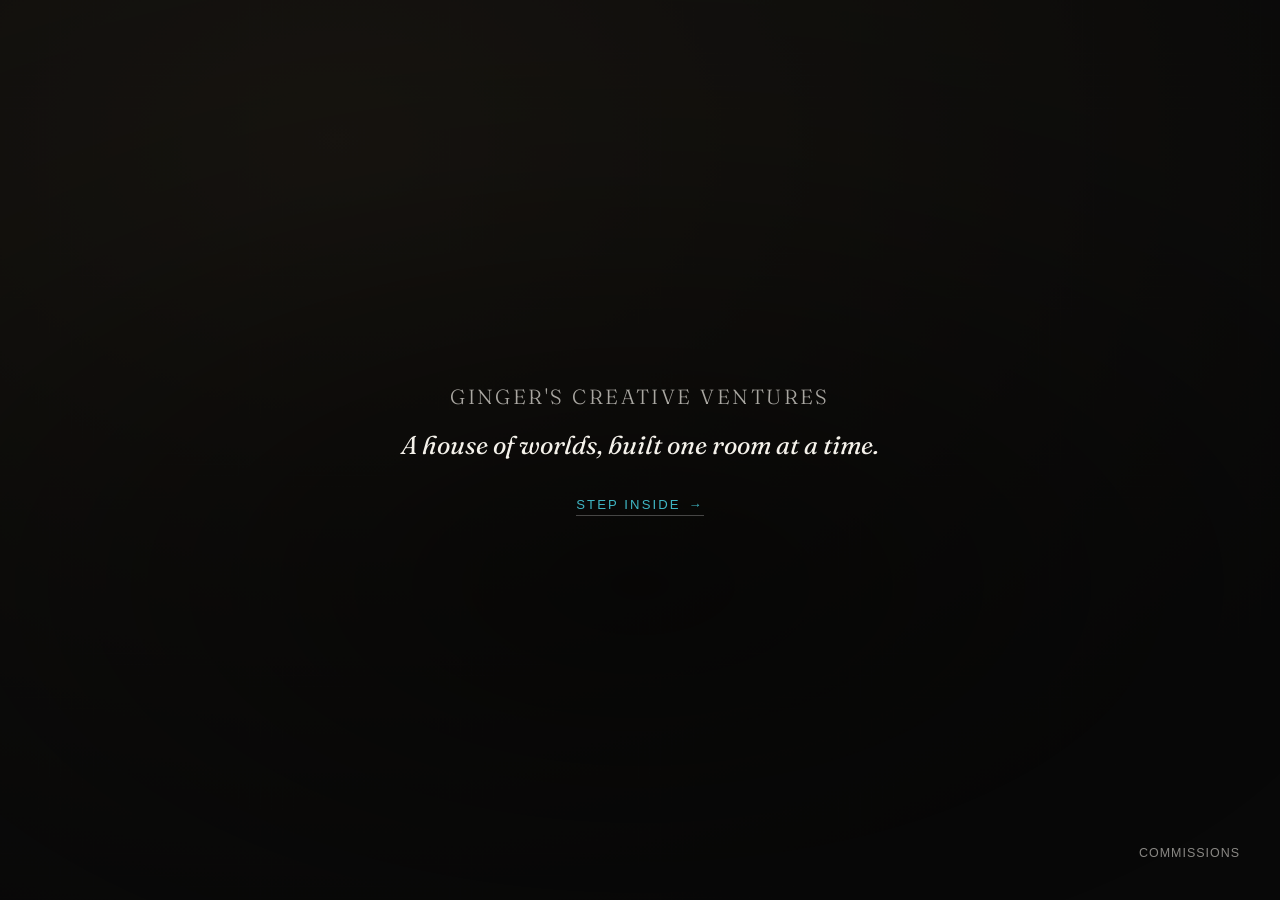
<file: index.html>
<!doctype html>
<html lang="en">
<head>
  <meta charset="utf-8">
  <meta name="viewport" content="width=device-width, initial-scale=1">
  <title>Ginger's Creative Ventures</title>
  <meta name="description" content="Ginger's Creative Ventures — a house of worlds.">

  <link rel="preconnect" href="https://fonts.googleapis.com">
  <link rel="preconnect" href="https://fonts.gstatic.com" crossorigin>
  <link href="https://fonts.googleapis.com/css2?family=Fraunces:ital,opsz,wght@0,9..144,300;0,9..144,400;0,9..144,500;1,9..144,400&display=swap" rel="stylesheet">

  <link rel="stylesheet" href="css/style.css">
</head>
<body class="page-home">
  <div class="veil" data-veil aria-hidden="true"></div>

  <main class="hero">
    <div class="media hero__media" aria-hidden="true"></div>
    <div class="scrim scrim--full" aria-hidden="true"></div>
    <div class="hero__content">
      <p class="hero__mark">Ginger's Creative Ventures</p>
      <p class="hero__tagline">A house of worlds, built one room at a time.</p>
      <a class="hero__enter transition-link" href="gallery.html" data-veil-1="#0e0d0c" data-veil-2="#221f1a">
        Step inside <span class="hero__enter-glyph" aria-hidden="true">&rarr;</span>
      </a>
    </div>
  </main>

  <a class="quiet-link--corner transition-link" href="commissions.html" data-veil-1="#0e0d0c" data-veil-2="#221f1a">Commissions</a>

  <script src="js/main.js" defer></script>
  <script src="js/transitions.js" defer></script>
</body>
</html>
</file>
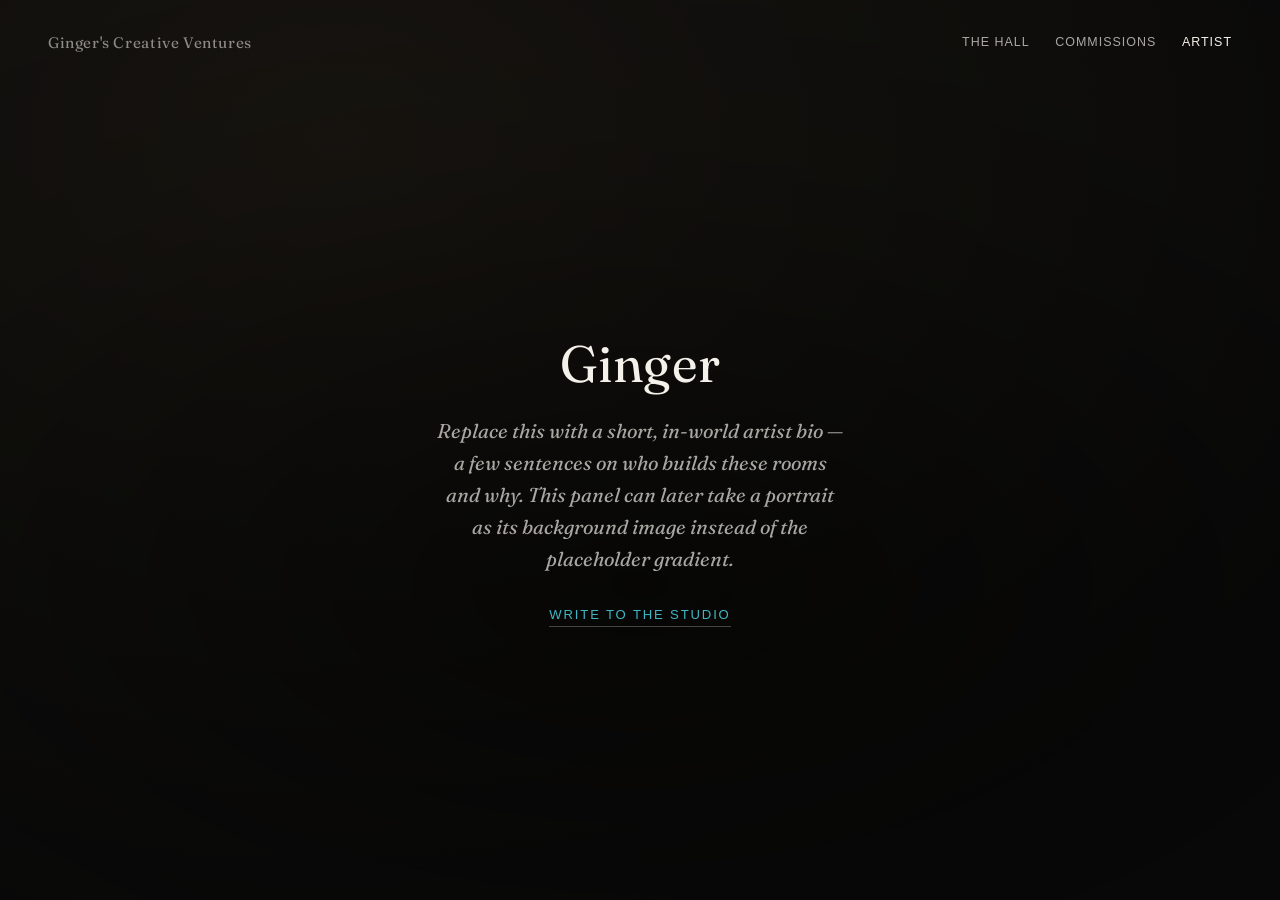
<file: artist.html>
<!doctype html>
<html lang="en">
<head>
  <meta charset="utf-8">
  <meta name="viewport" content="width=device-width, initial-scale=1">
  <title>Artist — Ginger's Creative Ventures</title>
  <meta name="description" content="About the artist behind Ginger's Creative Ventures.">

  <link rel="preconnect" href="https://fonts.googleapis.com">
  <link rel="preconnect" href="https://fonts.gstatic.com" crossorigin>
  <link href="https://fonts.googleapis.com/css2?family=Fraunces:ital,opsz,wght@0,9..144,300;0,9..144,400;0,9..144,500;1,9..144,400&display=swap" rel="stylesheet">

  <link rel="stylesheet" href="css/style.css">
</head>
<body class="page-artist">
  <div class="veil" data-veil aria-hidden="true"></div>

  <header class="chrome">
    <a class="chrome__mark transition-link" href="index.html">Ginger's Creative Ventures</a>
    <nav class="chrome__links" aria-label="Site">
      <a class="transition-link" href="gallery.html">The Hall</a>
      <a class="transition-link" href="commissions.html">Commissions</a>
      <a href="artist.html" aria-current="page">Artist</a>
    </nav>
  </header>

  <main class="page-panel">
    <div class="media" aria-hidden="true"></div>
    <div class="scrim scrim--full" aria-hidden="true"></div>
    <div class="page-panel__content reveal">
      <h1 class="page-panel__title display">Ginger</h1>
      <p class="page-panel__body">
        Replace this with a short, in-world artist bio — a few sentences on who
        builds these rooms and why. This panel can later take a portrait as its
        background image instead of the placeholder gradient.
      </p>
      <a class="page-panel__link" href="mailto:ginger@gingerscreativeventures.com">Write to the studio</a>
    </div>
  </main>

  <script src="js/main.js" defer></script>
  <script src="js/transitions.js" defer></script>
</body>
</html>
</file>
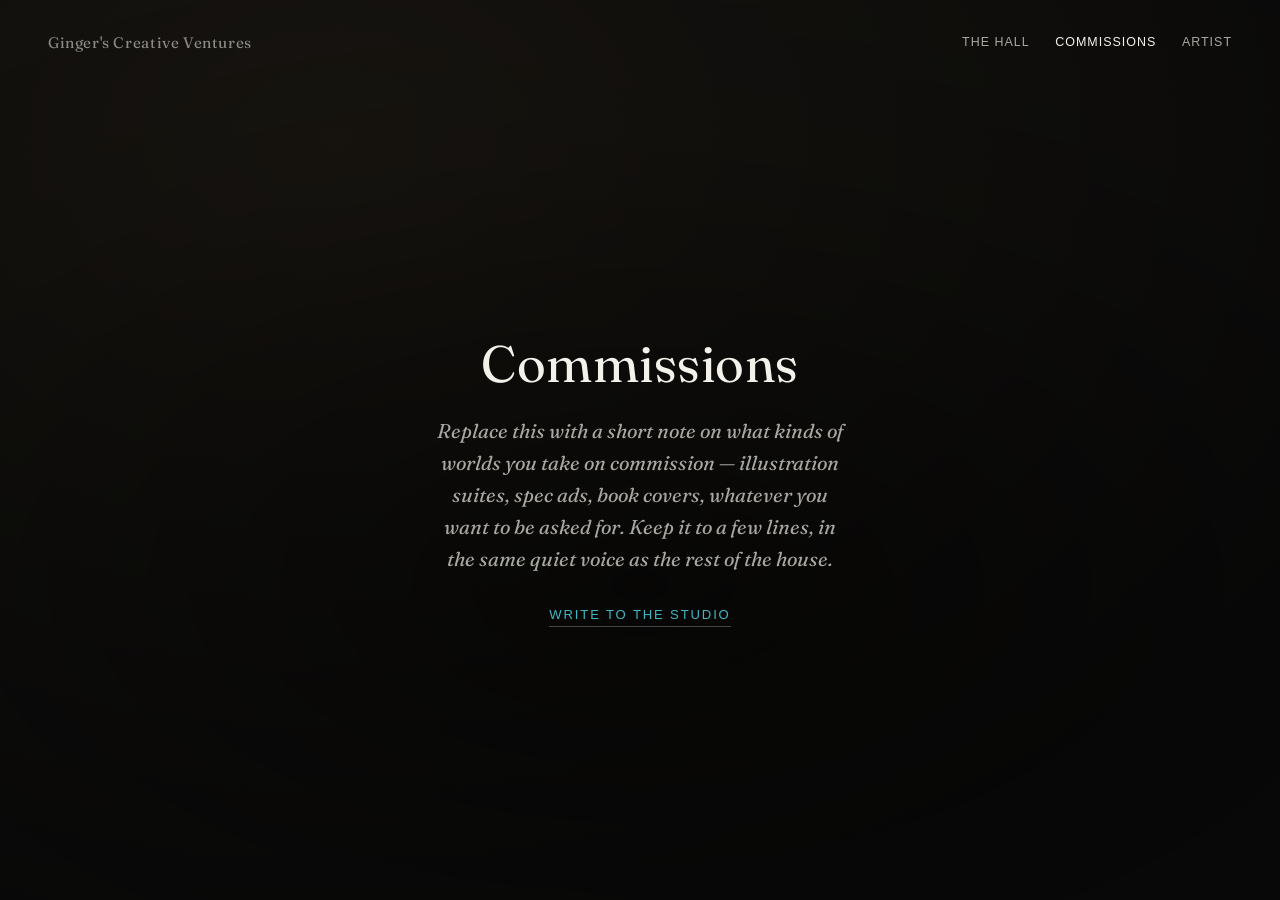
<file: commissions.html>
<!doctype html>
<html lang="en">
<head>
  <meta charset="utf-8">
  <meta name="viewport" content="width=device-width, initial-scale=1">
  <title>Commissions — Ginger's Creative Ventures</title>
  <meta name="description" content="Commission a world.">

  <link rel="preconnect" href="https://fonts.googleapis.com">
  <link rel="preconnect" href="https://fonts.gstatic.com" crossorigin>
  <link href="https://fonts.googleapis.com/css2?family=Fraunces:ital,opsz,wght@0,9..144,300;0,9..144,400;0,9..144,500;1,9..144,400&display=swap" rel="stylesheet">

  <link rel="stylesheet" href="css/style.css">
</head>
<body class="page-commissions">
  <div class="veil" data-veil aria-hidden="true"></div>

  <header class="chrome">
    <a class="chrome__mark transition-link" href="index.html">Ginger's Creative Ventures</a>
    <nav class="chrome__links" aria-label="Site">
      <a class="transition-link" href="gallery.html">The Hall</a>
      <a href="commissions.html" aria-current="page">Commissions</a>
      <a class="transition-link" href="artist.html">Artist</a>
    </nav>
  </header>

  <main class="page-panel">
    <div class="media" aria-hidden="true"></div>
    <div class="scrim scrim--full" aria-hidden="true"></div>
    <div class="page-panel__content reveal">
      <h1 class="page-panel__title display">Commissions</h1>
      <p class="page-panel__body">
        Replace this with a short note on what kinds of worlds you take on commission —
        illustration suites, spec ads, book covers, whatever you want to be asked for.
        Keep it to a few lines, in the same quiet voice as the rest of the house.
      </p>
      <a class="page-panel__link" href="mailto:ginger@gingerscreativeventures.com">Write to the studio</a>
    </div>
  </main>

  <script src="js/main.js" defer></script>
  <script src="js/transitions.js" defer></script>
</body>
</html>
</file>
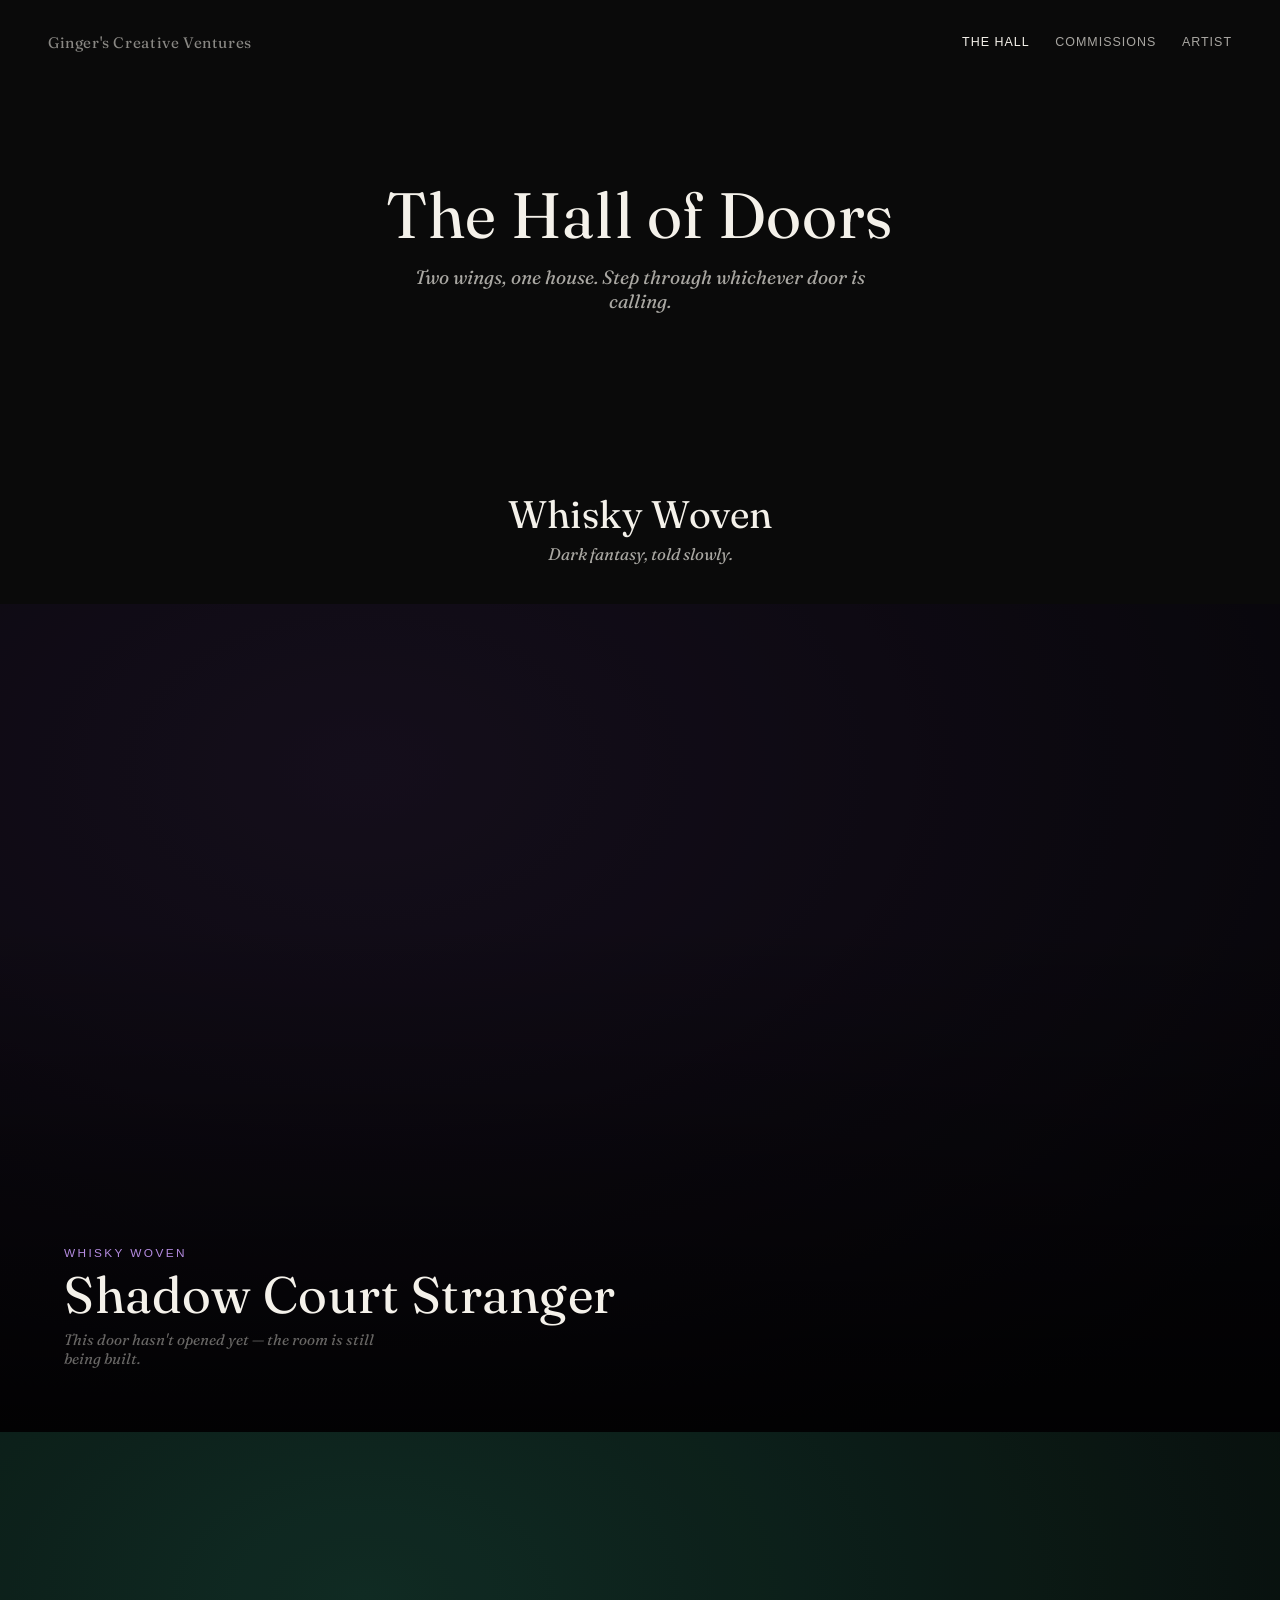
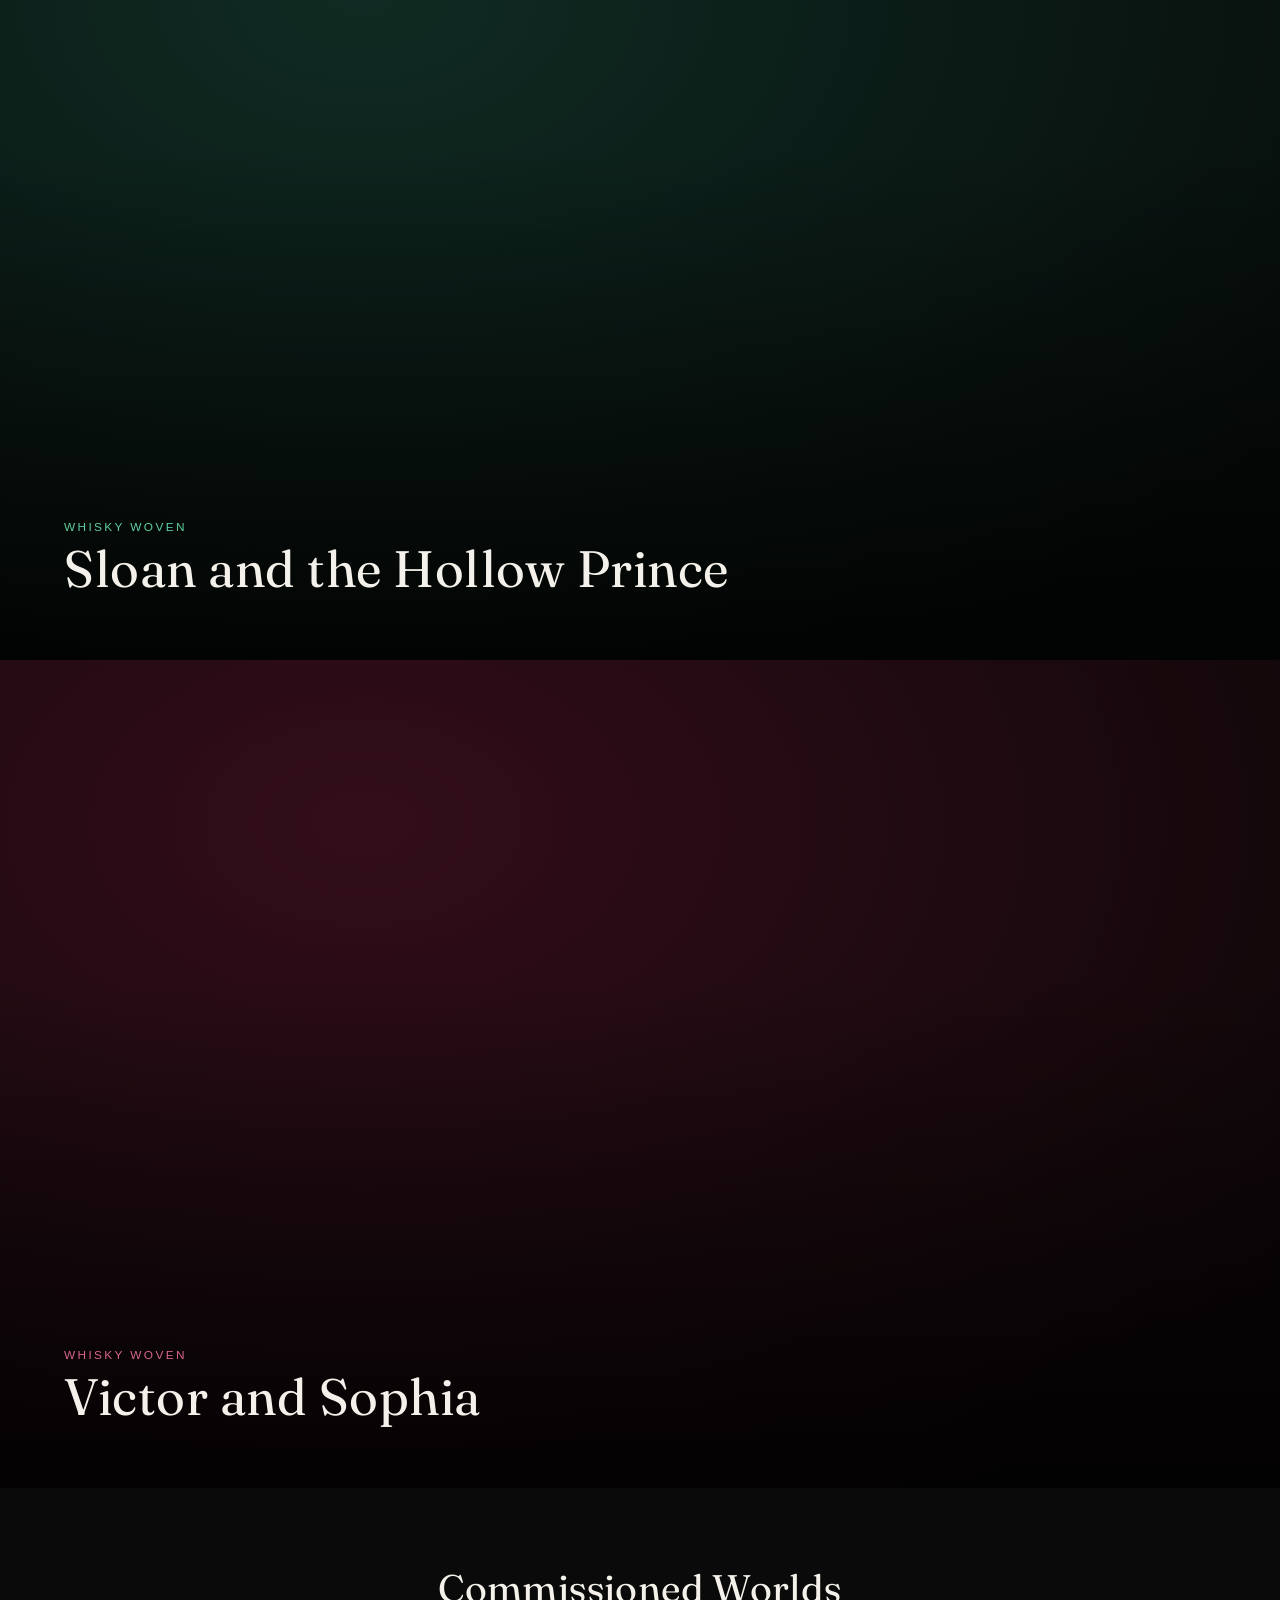
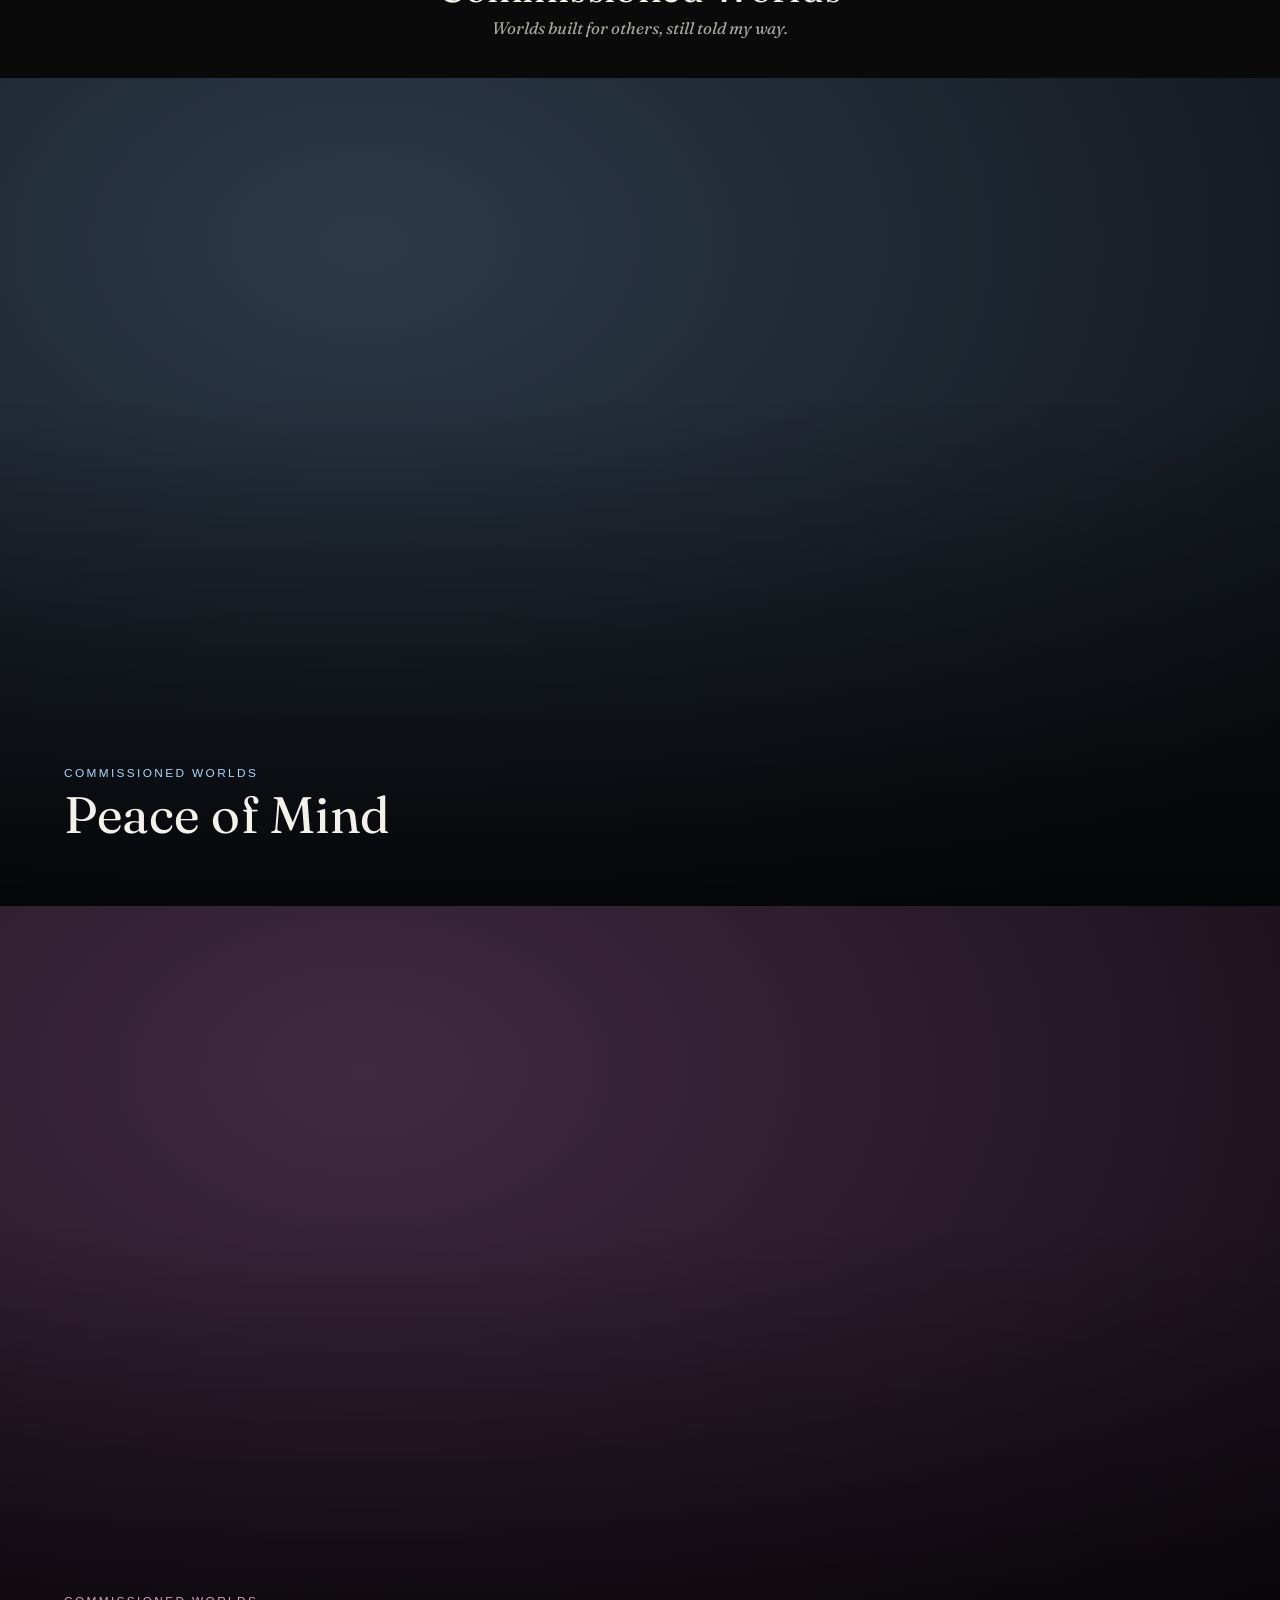
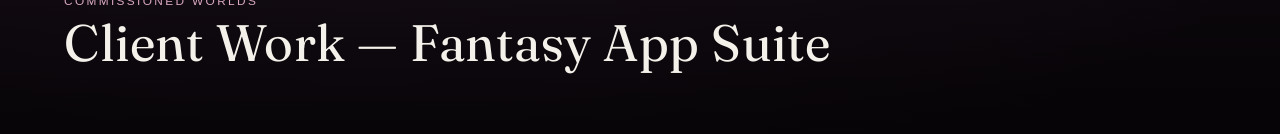
<file: gallery.html>
<!doctype html>
<html lang="en">
<head>
  <meta charset="utf-8">
  <meta name="viewport" content="width=device-width, initial-scale=1">
  <title>The Hall — Ginger's Creative Ventures</title>
  <meta name="description" content="The hall of doors. Two wings: Whisky Woven and Commissioned Worlds.">

  <link rel="preconnect" href="https://fonts.googleapis.com">
  <link rel="preconnect" href="https://fonts.gstatic.com" crossorigin>
  <link href="https://fonts.googleapis.com/css2?family=Fraunces:ital,opsz,wght@0,9..144,300;0,9..144,400;0,9..144,500;1,9..144,400&display=swap" rel="stylesheet">

  <link rel="stylesheet" href="css/style.css">
</head>
<body class="page-gallery">
  <div class="veil" data-veil aria-hidden="true"></div>

  <header class="chrome">
    <a class="chrome__mark transition-link" href="index.html">Ginger's Creative Ventures</a>
    <nav class="chrome__links" aria-label="Site">
      <a href="gallery.html" aria-current="page">The Hall</a>
      <a class="transition-link" href="commissions.html">Commissions</a>
      <a class="transition-link" href="artist.html">Artist</a>
    </nav>
  </header>

  <main>
    <section class="gallery-intro reveal">
      <h1 class="gallery-intro__title display">The Hall of Doors</h1>
      <p class="gallery-intro__text">Two wings, one house. Step through whichever door is calling.</p>
    </section>

    <section class="wing wing--whisky-woven" aria-labelledby="wing-whisky-woven">
      <div class="wing__heading reveal">
        <h2 id="wing-whisky-woven" class="wing__title display">Whisky Woven</h2>
        <p class="wing__intro">Dark fantasy, told slowly.</p>
      </div>

      <div class="doors">
        <div class="door door--sealed reveal"
           style="--door-1:#0a0810; --door-2:#241633; --accent:#b48be0;">
          <span class="door__media" aria-hidden="true"></span>
          <span class="scrim scrim--bottom" aria-hidden="true"></span>
          <span class="door__label">
            <span class="door__kicker">Whisky Woven</span>
            <span class="door__title display">Shadow Court Stranger</span>
            <span class="door__teaser">This door hasn't opened yet — the room is still being built.</span>
          </span>
        </div>

        <a class="door reveal transition-link"
           href="rooms/sloan-and-the-hollow-prince.html"
           style="--door-1:#070c0a; --door-2:#123128; --accent:#5fcf9f;"
           data-veil-1="#070c0a" data-veil-2="#123128">
          <span class="door__media" aria-hidden="true"></span>
          <span class="scrim scrim--bottom" aria-hidden="true"></span>
          <span class="door__label">
            <span class="door__kicker">Whisky Woven</span>
            <span class="door__title display">Sloan and the Hollow Prince</span>
          </span>
        </a>

        <a class="door reveal transition-link"
           href="rooms/victor-and-sophia.html"
           style="--door-1:#0d0708; --door-2:#3a0f1e; --accent:#d9668c;"
           data-veil-1="#0d0708" data-veil-2="#3a0f1e">
          <span class="door__media" aria-hidden="true"></span>
          <span class="scrim scrim--bottom" aria-hidden="true"></span>
          <span class="door__label">
            <span class="door__kicker">Whisky Woven</span>
            <span class="door__title display">Victor and Sophia</span>
          </span>
        </a>
      </div>
    </section>

    <section class="wing wing--commissioned" aria-labelledby="wing-commissioned">
      <div class="wing__heading reveal">
        <h2 id="wing-commissioned" class="wing__title display">Commissioned Worlds</h2>
        <p class="wing__intro">Worlds built for others, still told my way.</p>
      </div>

      <div class="doors">
        <a class="door reveal transition-link"
           href="rooms/peace-of-mind.html"
           style="--door-1:#12161c; --door-2:#324153; --accent:#a8d8ff;"
           data-veil-1="#12161c" data-veil-2="#324153">
          <span class="door__media" aria-hidden="true"></span>
          <span class="scrim scrim--bottom" aria-hidden="true"></span>
          <span class="door__label">
            <span class="door__kicker">Commissioned Worlds</span>
            <span class="door__title display">Peace of Mind</span>
          </span>
        </a>

        <a class="door reveal transition-link"
           href="rooms/fantasy-app-suite.html"
           style="--door-1:#180f1a; --door-2:#4a2f4a; --accent:#d9a8c2;"
           data-veil-1="#180f1a" data-veil-2="#4a2f4a">
          <span class="door__media" aria-hidden="true"></span>
          <span class="scrim scrim--bottom" aria-hidden="true"></span>
          <span class="door__label">
            <span class="door__kicker">Commissioned Worlds</span>
            <span class="door__title display">Client Work — Fantasy App Suite</span>
          </span>
        </a>
      </div>
    </section>
  </main>

  <script src="js/main.js" defer></script>
  <script src="js/transitions.js" defer></script>
</body>
</html>
</file>
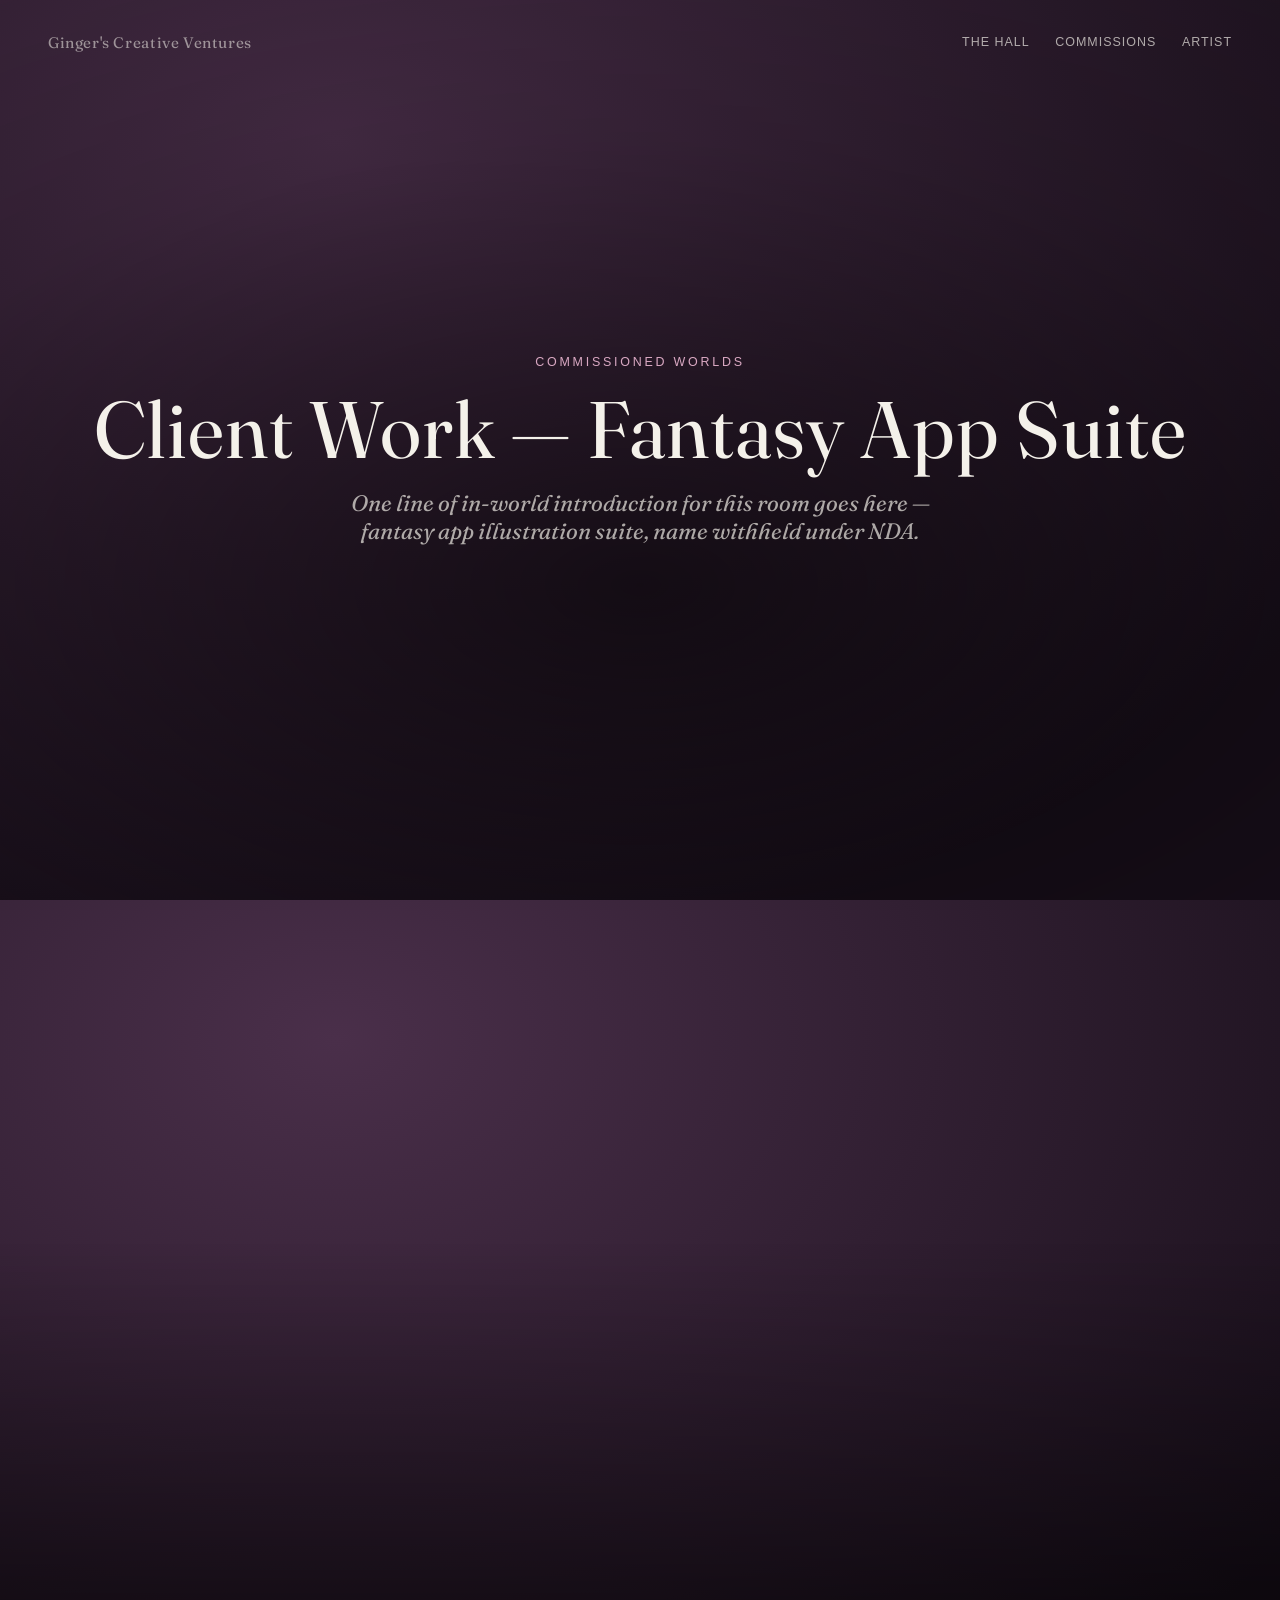
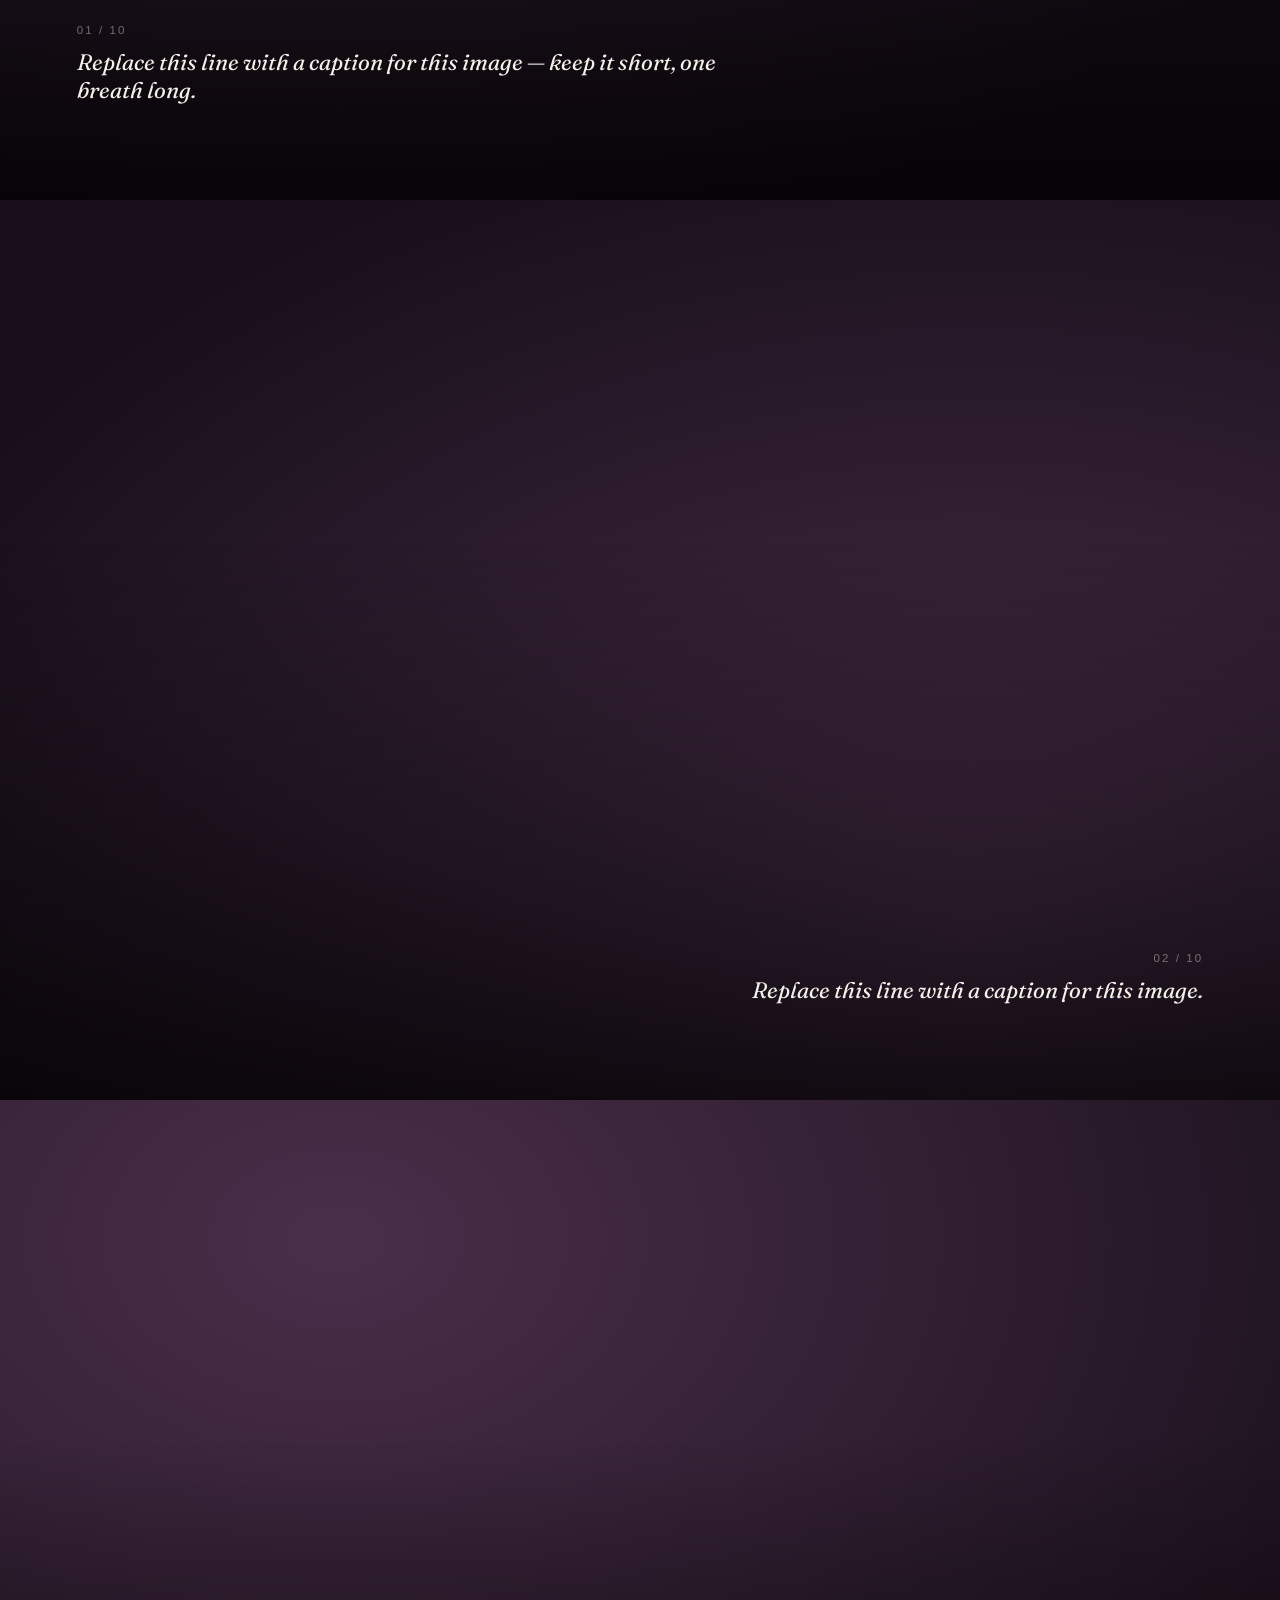
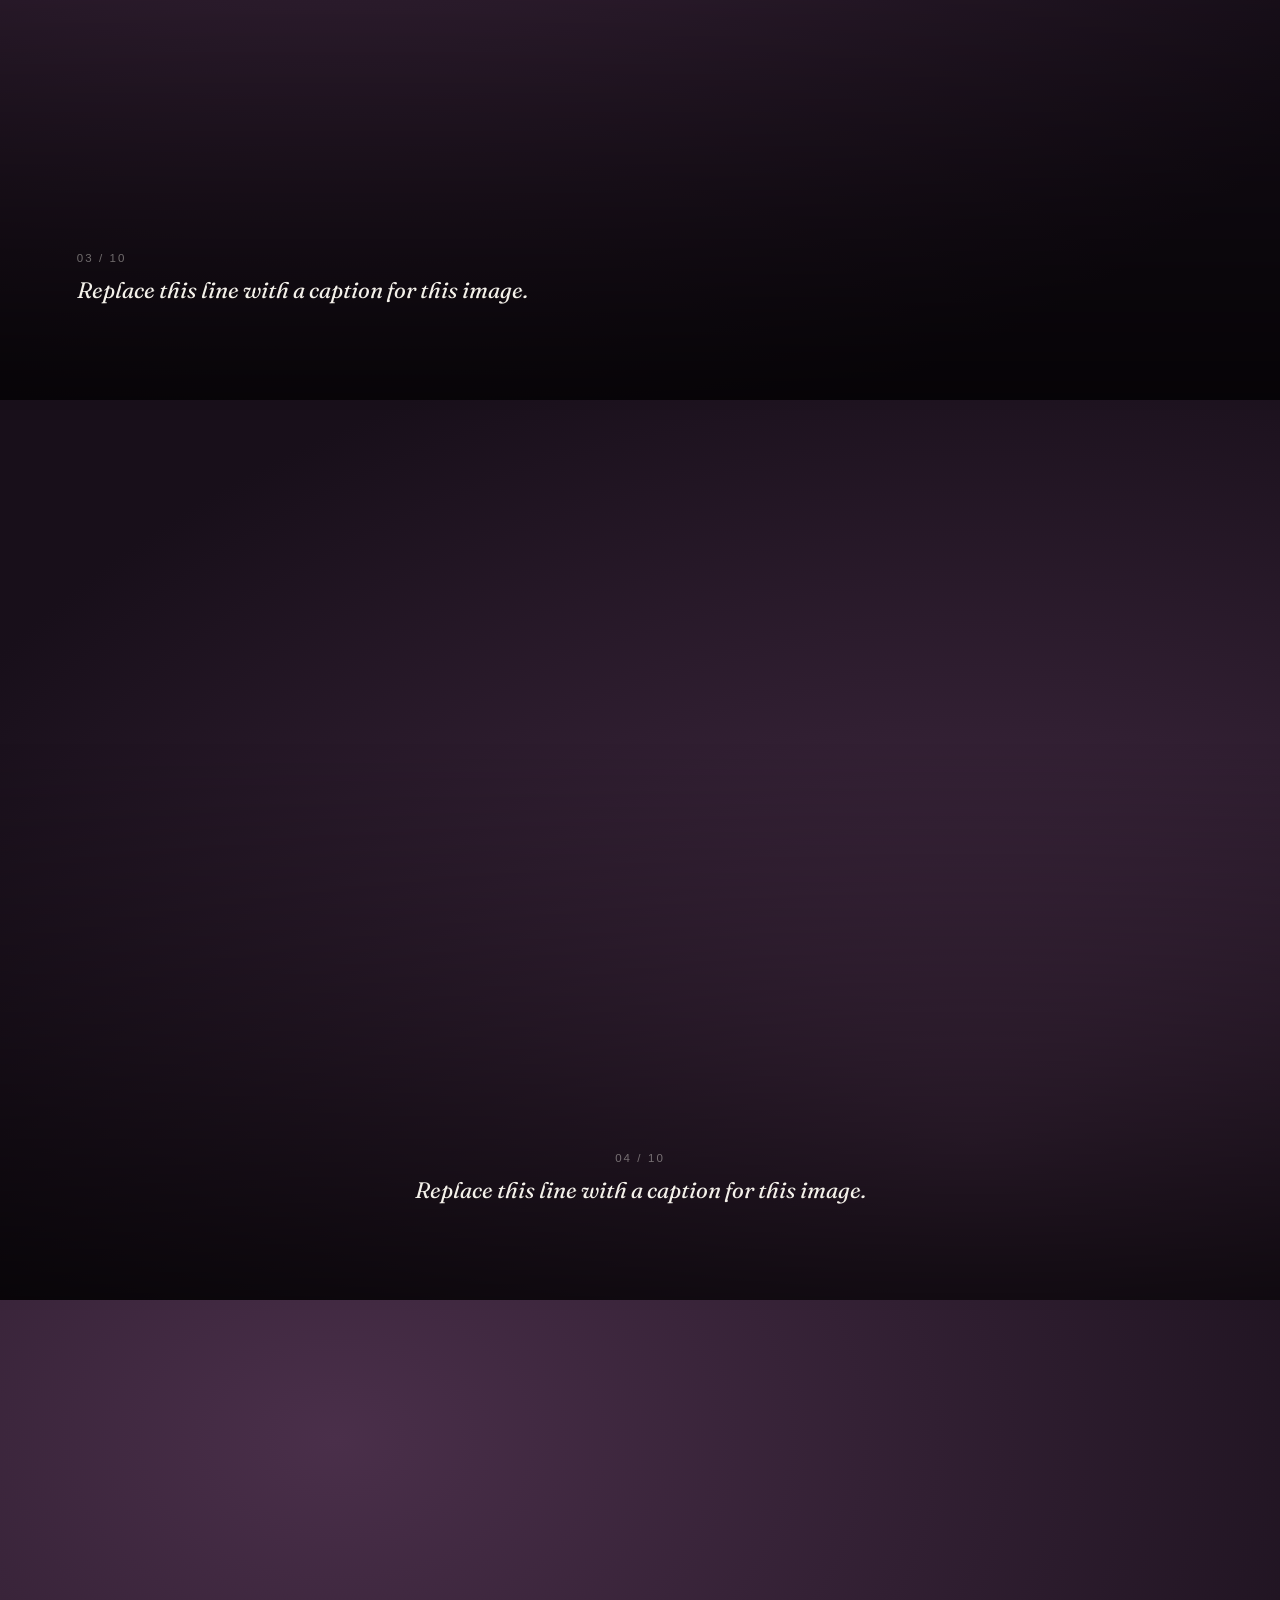
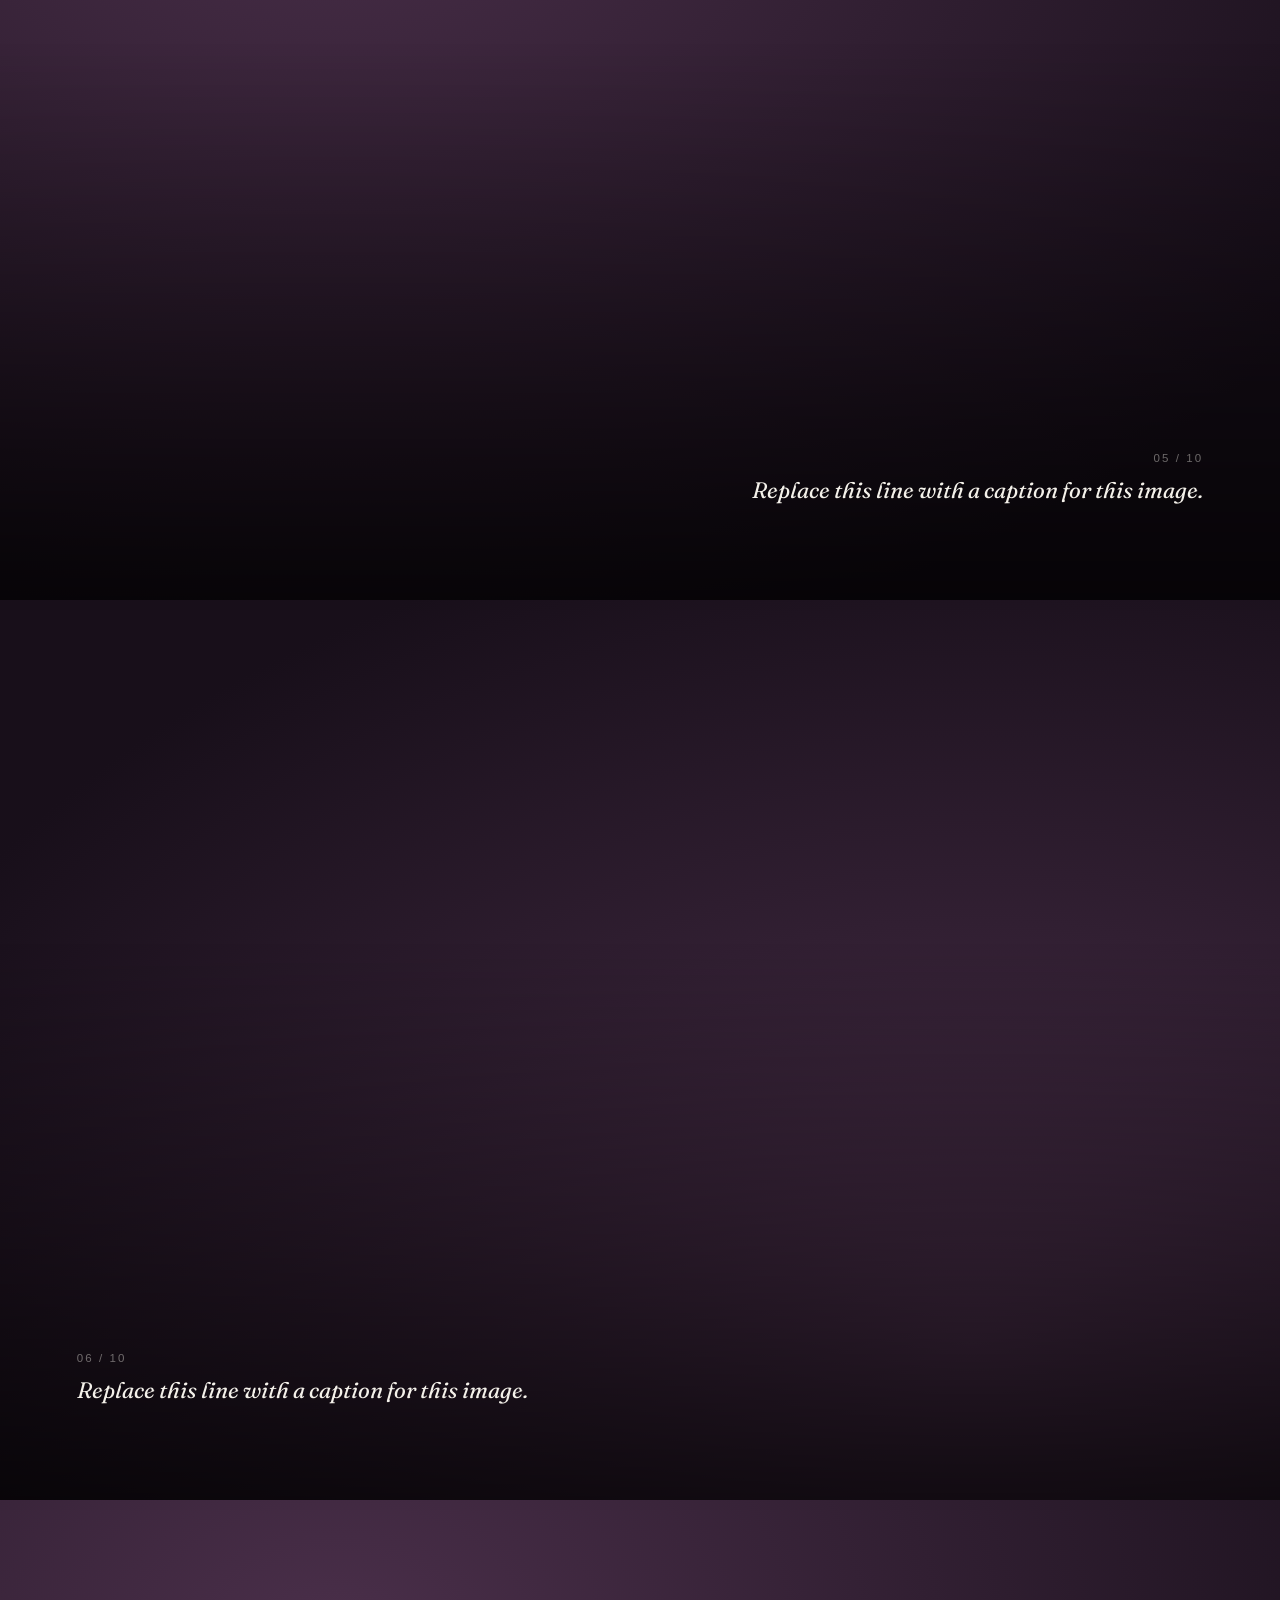
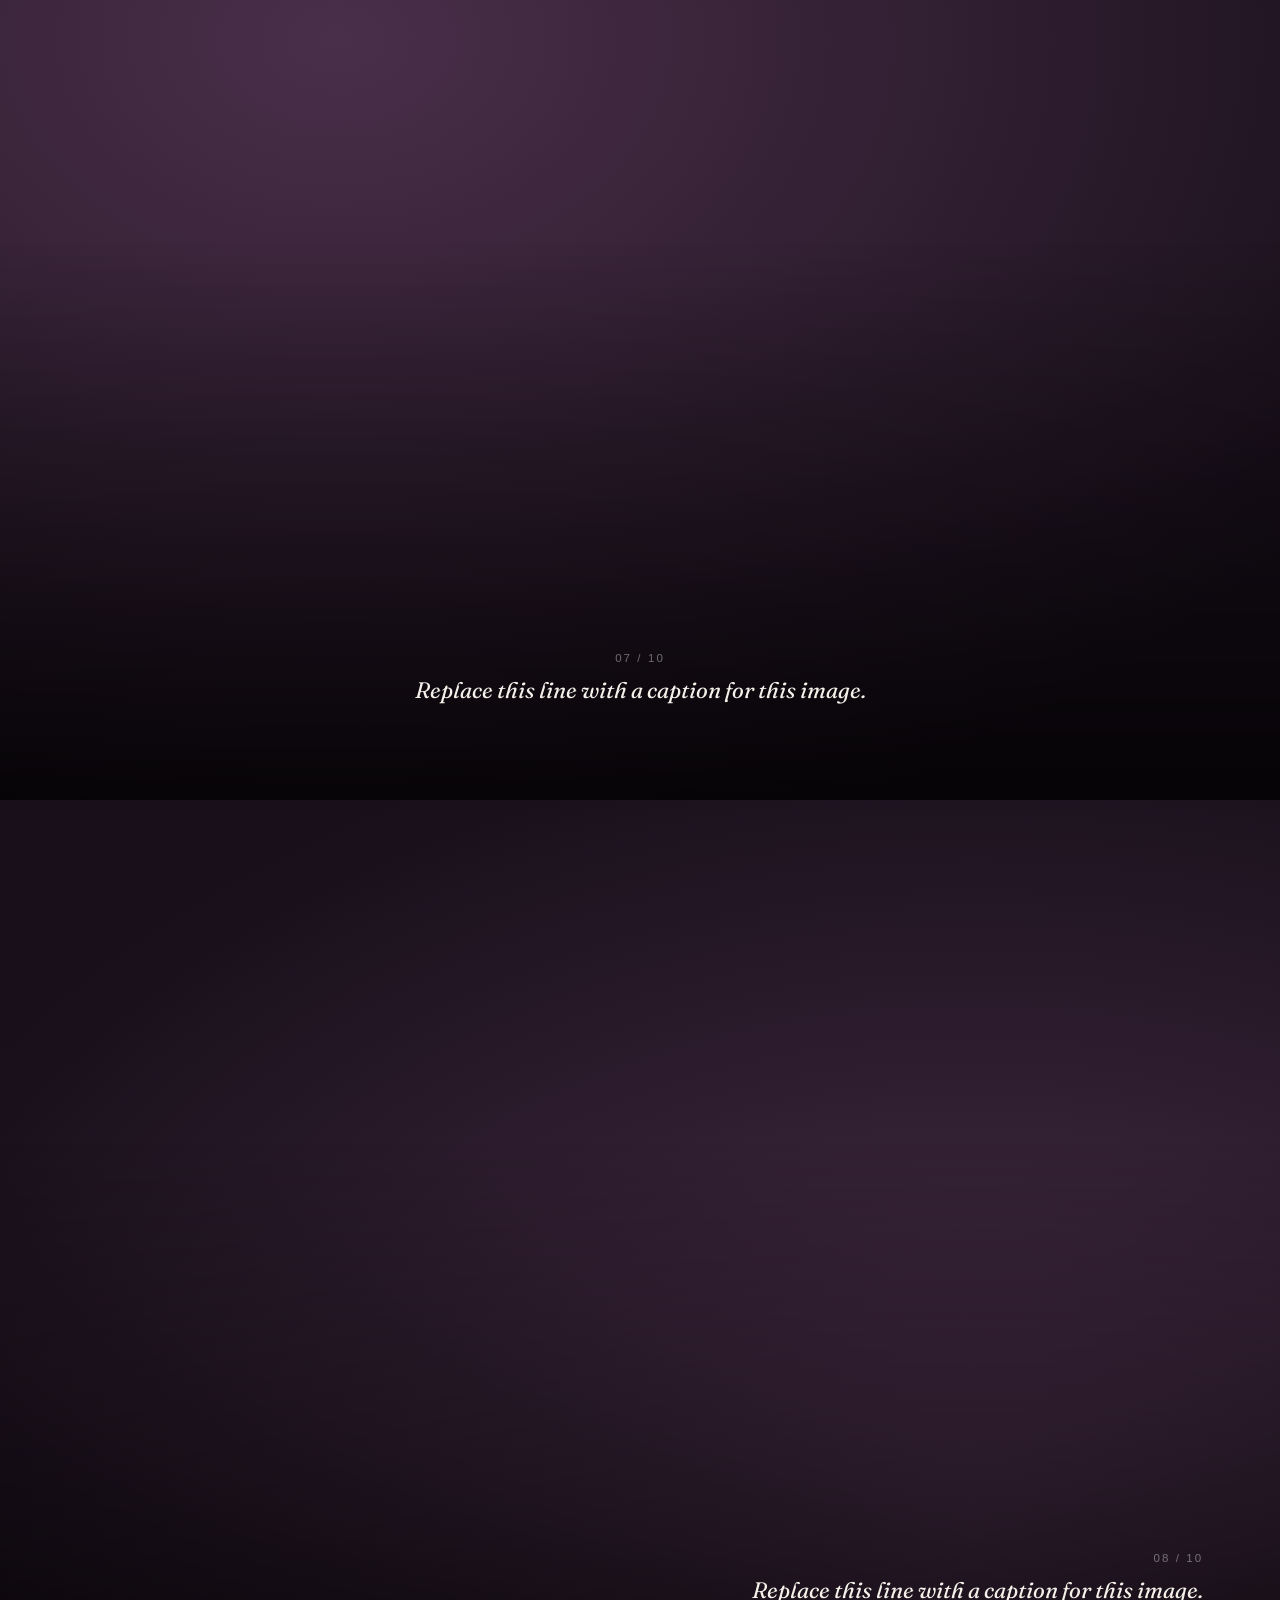
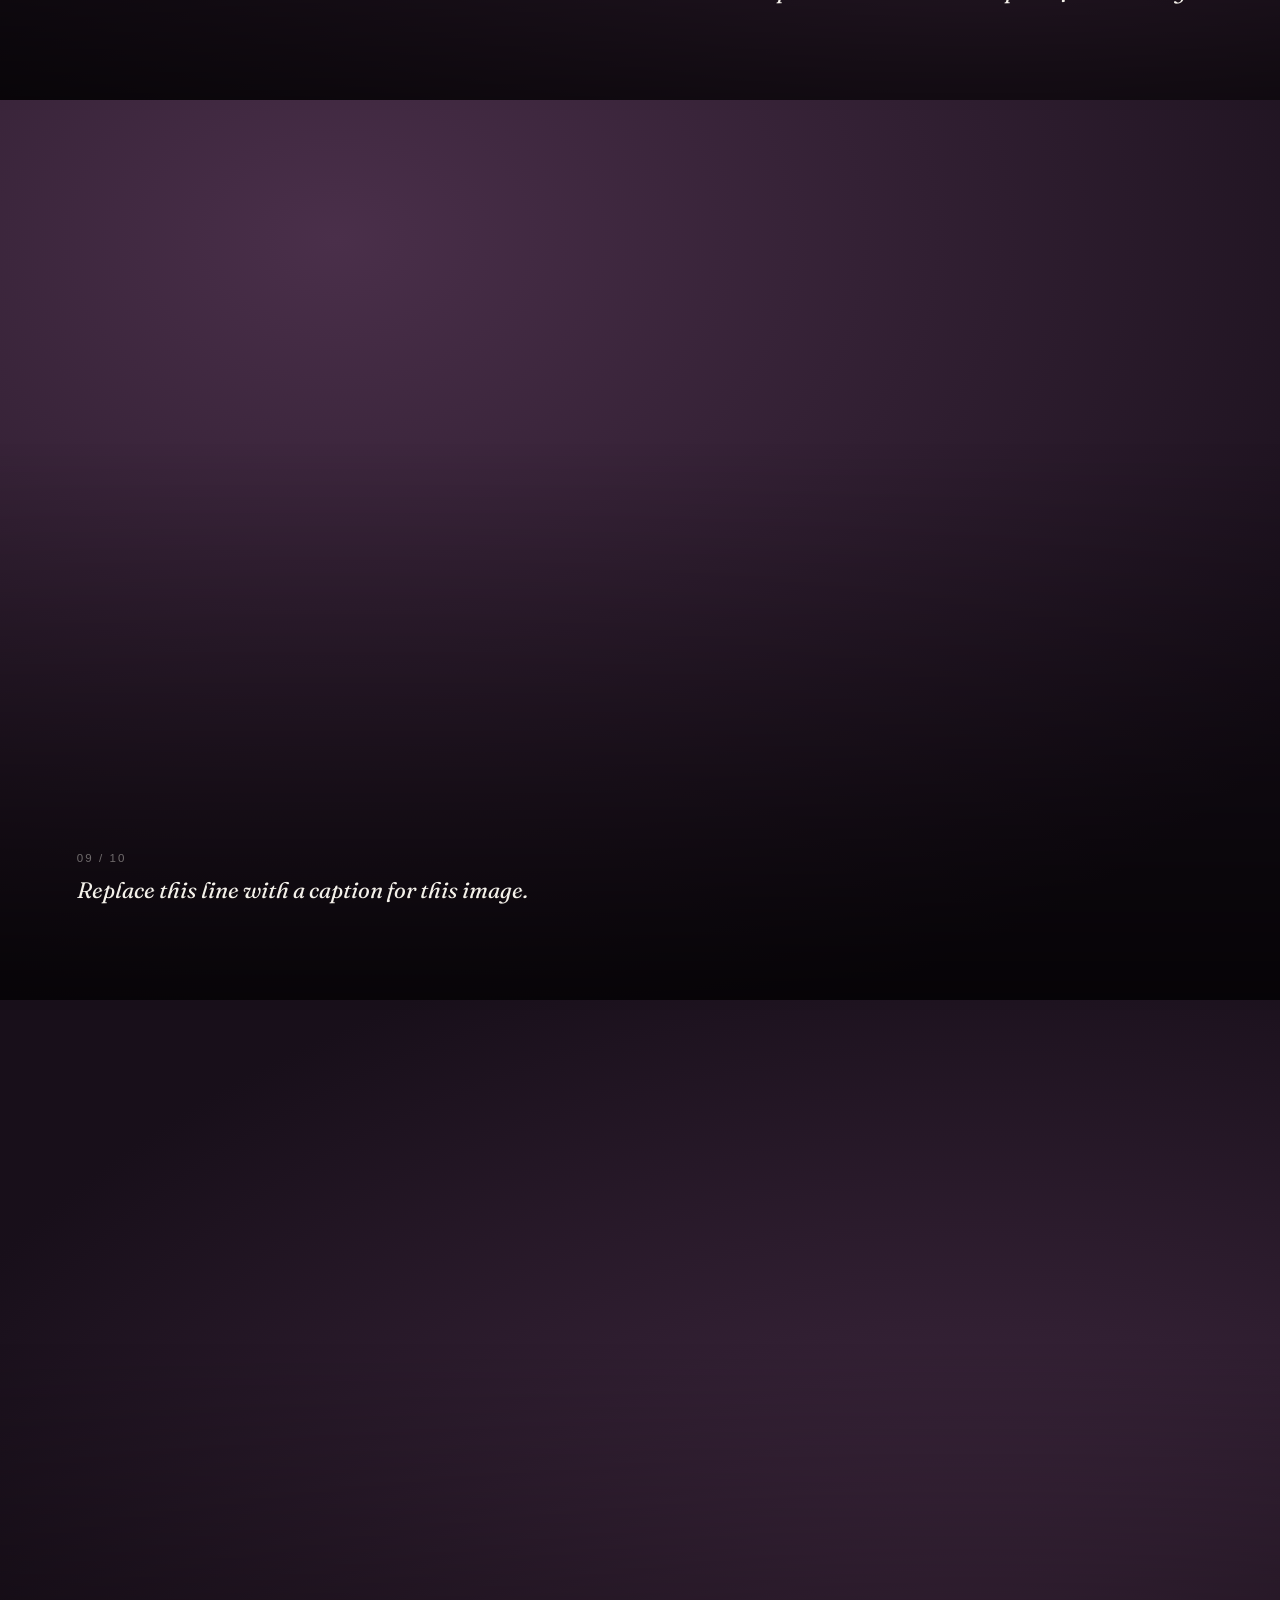
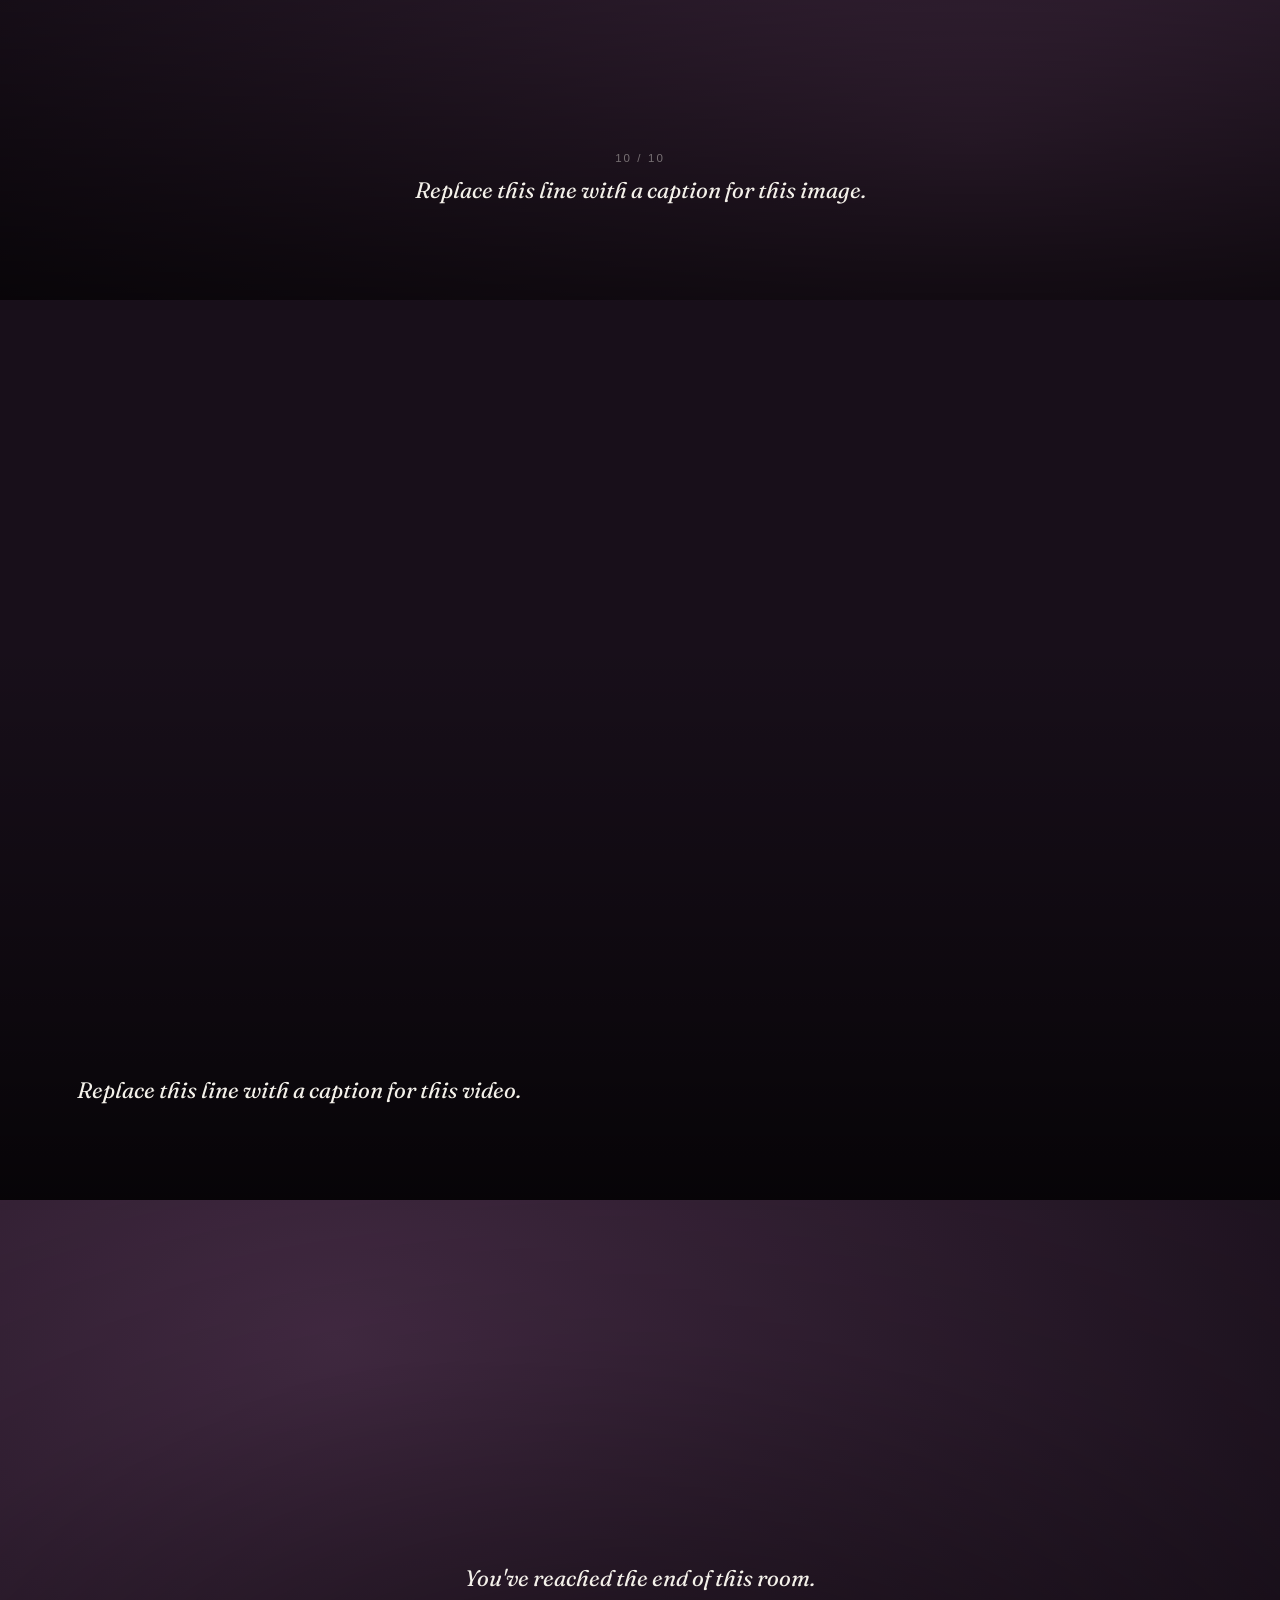
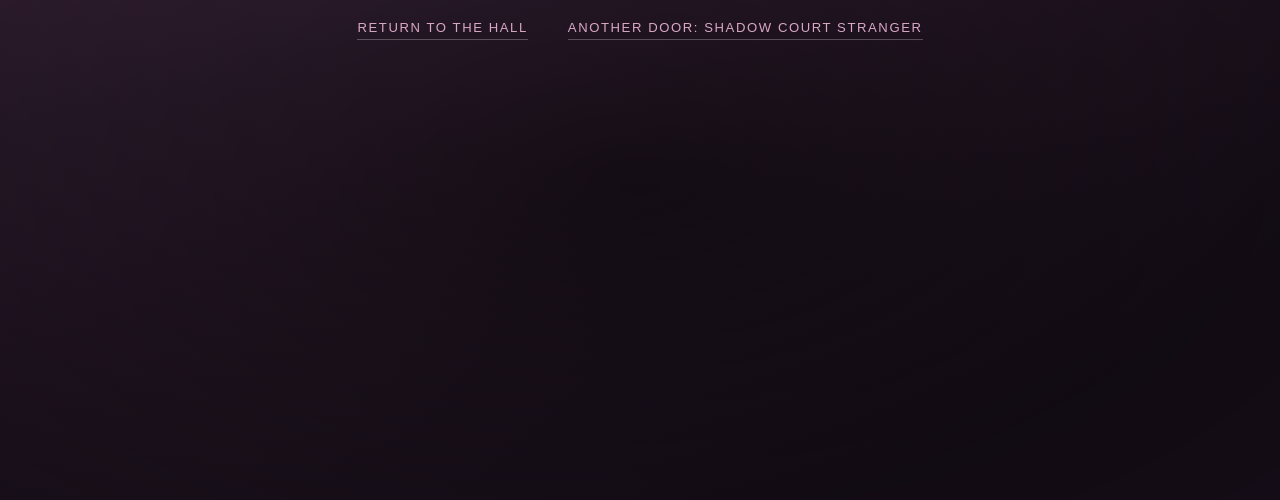
<file: rooms/fantasy-app-suite.html>
<!doctype html>
<html lang="en">
<head>
  <meta charset="utf-8">
  <meta name="viewport" content="width=device-width, initial-scale=1">
  <title>Client Work — Fantasy App Suite — Commissioned Worlds</title>
  <meta name="description" content="Client Work — Fantasy App Suite, a Commissioned Worlds room — fantasy app illustration suite.">

  <link rel="preconnect" href="https://fonts.googleapis.com">
  <link rel="preconnect" href="https://fonts.gstatic.com" crossorigin>
  <link href="https://fonts.googleapis.com/css2?family=Fraunces:ital,opsz,wght@0,9..144,300;0,9..144,400;0,9..144,500;1,9..144,400&display=swap" rel="stylesheet">

  <link rel="stylesheet" href="../css/style.css">
</head>
<body class="page-room room-fantasy-app-suite" style="--room-1:#180f1a; --room-2:#4a2f4a; --accent:#d9a8c2;">
  <div class="veil" data-veil aria-hidden="true"></div>

  <header class="chrome">
    <a class="chrome__mark transition-link" href="../index.html" data-veil-1="#0a0a0a" data-veil-2="#1a1712">Ginger's Creative Ventures</a>
    <nav class="chrome__links" aria-label="Site">
      <a class="transition-link" href="../gallery.html" data-veil-1="#0e0d0c" data-veil-2="#221f1a">The Hall</a>
      <a class="transition-link" href="../commissions.html" data-veil-1="#0e0d0c" data-veil-2="#221f1a">Commissions</a>
      <a class="transition-link" href="../artist.html" data-veil-1="#0e0d0c" data-veil-2="#221f1a">Artist</a>
    </nav>
  </header>

  <main class="room-panels">

    <section class="panel panel--title">
      <div class="media" aria-hidden="true"></div>
      <div class="scrim scrim--full" aria-hidden="true"></div>
      <div class="panel__caption">
        <p class="panel__kicker">Commissioned Worlds</p>
        <h1 class="panel__title display">Client Work — Fantasy App Suite</h1>
        <p class="panel__text">One line of in-world introduction for this room goes here — fantasy app illustration suite, name withheld under NDA.</p>
      </div>
    </section>

    <!-- Panel 1: winged man, dark leather armor, torchlit hall -->
    <section class="panel reveal">
      <div class="media" aria-hidden="true"></div>
      <div class="scrim scrim--bottom" aria-hidden="true"></div>
      <div class="panel__caption">
        <span class="panel__index">01 / 10</span>
        <p class="panel__text">Replace this line with a caption for this image — keep it short, one breath long.</p>
      </div>
    </section>

    <!-- Panel 2: white-haired winged woman, teal lighting -->
    <section class="panel panel--caption-right reveal">
      <div class="media media--pos-b" aria-hidden="true"></div>
      <div class="scrim scrim--bottom" aria-hidden="true"></div>
      <div class="panel__caption">
        <span class="panel__index">02 / 10</span>
        <p class="panel__text">Replace this line with a caption for this image.</p>
      </div>
    </section>

    <!-- Panel 3: woman in white wrap, golden sunlight -->
    <section class="panel reveal">
      <div class="media" aria-hidden="true"></div>
      <div class="scrim scrim--bottom" aria-hidden="true"></div>
      <div class="panel__caption">
        <span class="panel__index">03 / 10</span>
        <p class="panel__text">Replace this line with a caption for this image.</p>
      </div>
    </section>

    <!-- Panel 4: white-haired elf man, dark forest background -->
    <section class="panel panel--caption-center reveal">
      <div class="media media--pos-b" aria-hidden="true"></div>
      <div class="scrim scrim--bottom" aria-hidden="true"></div>
      <div class="panel__caption">
        <span class="panel__index">04 / 10</span>
        <p class="panel__text">Replace this line with a caption for this image.</p>
      </div>
    </section>

    <!-- Panel 5: pale horned figure, candlelit hall -->
    <section class="panel panel--caption-right reveal">
      <div class="media" aria-hidden="true"></div>
      <div class="scrim scrim--bottom" aria-hidden="true"></div>
      <div class="panel__caption">
        <span class="panel__index">05 / 10</span>
        <p class="panel__text">Replace this line with a caption for this image.</p>
      </div>
    </section>

    <!-- Panel 6: laughing ginger-haired elf man, golden hour -->
    <section class="panel reveal">
      <div class="media media--pos-b" aria-hidden="true"></div>
      <div class="scrim scrim--bottom" aria-hidden="true"></div>
      <div class="panel__caption">
        <span class="panel__index">06 / 10</span>
        <p class="panel__text">Replace this line with a caption for this image.</p>
      </div>
    </section>

    <!-- Panel 7: horned barbarian warrior, daylight mountains -->
    <section class="panel panel--caption-center reveal">
      <div class="media" aria-hidden="true"></div>
      <div class="scrim scrim--bottom" aria-hidden="true"></div>
      <div class="panel__caption">
        <span class="panel__index">07 / 10</span>
        <p class="panel__text">Replace this line with a caption for this image.</p>
      </div>
    </section>

    <!-- Panel 8: smiling winged man, bright sky -->
    <section class="panel panel--caption-right reveal">
      <div class="media media--pos-b" aria-hidden="true"></div>
      <div class="scrim scrim--bottom" aria-hidden="true"></div>
      <div class="panel__caption">
        <span class="panel__index">08 / 10</span>
        <p class="panel__text">Replace this line with a caption for this image.</p>
      </div>
    </section>

    <!-- Panel 9: red-haired warrior woman, sunset -->
    <section class="panel reveal">
      <div class="media" aria-hidden="true"></div>
      <div class="scrim scrim--bottom" aria-hidden="true"></div>
      <div class="panel__caption">
        <span class="panel__index">09 / 10</span>
        <p class="panel__text">Replace this line with a caption for this image.</p>
      </div>
    </section>

    <!-- Panel 10: dark-haired woman, gothic/candlelit -->
    <section class="panel panel--caption-center reveal">
      <div class="media media--pos-b" aria-hidden="true"></div>
      <div class="scrim scrim--bottom" aria-hidden="true"></div>
      <div class="panel__caption">
        <span class="panel__index">10 / 10</span>
        <p class="panel__text">Replace this line with a caption for this image.</p>
      </div>
    </section>

    <!-- Video panel — sample embed. Swap the video ID or duplicate this
         block for more; see CLAUDE.md "Video panels". -->
    <section class="panel panel--video reveal">
      <div class="panel__video-fill" aria-hidden="false">
        <iframe
          src="https://www.youtube-nocookie.com/embed/zb51-pIMa44"
          title="Client Work — Fantasy App Suite video"
          allow="accelerometer; autoplay; clipboard-write; encrypted-media; gyroscope; picture-in-picture; web-share"
          referrerpolicy="strict-origin-when-cross-origin"
          allowfullscreen></iframe>
      </div>
      <div class="scrim scrim--bottom" aria-hidden="true"></div>
      <div class="panel__caption">
        <p class="panel__text">Replace this line with a caption for this video.</p>
      </div>
    </section>

    <section class="panel panel--closing reveal">
      <div class="media" aria-hidden="true"></div>
      <div class="scrim scrim--full" aria-hidden="true"></div>
      <div class="panel__caption">
        <p class="panel__text">You've reached the end of this room.</p>
        <div class="panel__closing-links">
          <a class="transition-link" href="../gallery.html" data-veil-1="#0e0d0c" data-veil-2="#221f1a">Return to the hall</a>
          <a class="transition-link" href="shadow-court-stranger.html" data-veil-1="#0a0810" data-veil-2="#241633">Another door: Shadow Court Stranger</a>
        </div>
      </div>
    </section>

  </main>

  <script src="../js/main.js" defer></script>
  <script src="../js/transitions.js" defer></script>
</body>
</html>
</file>
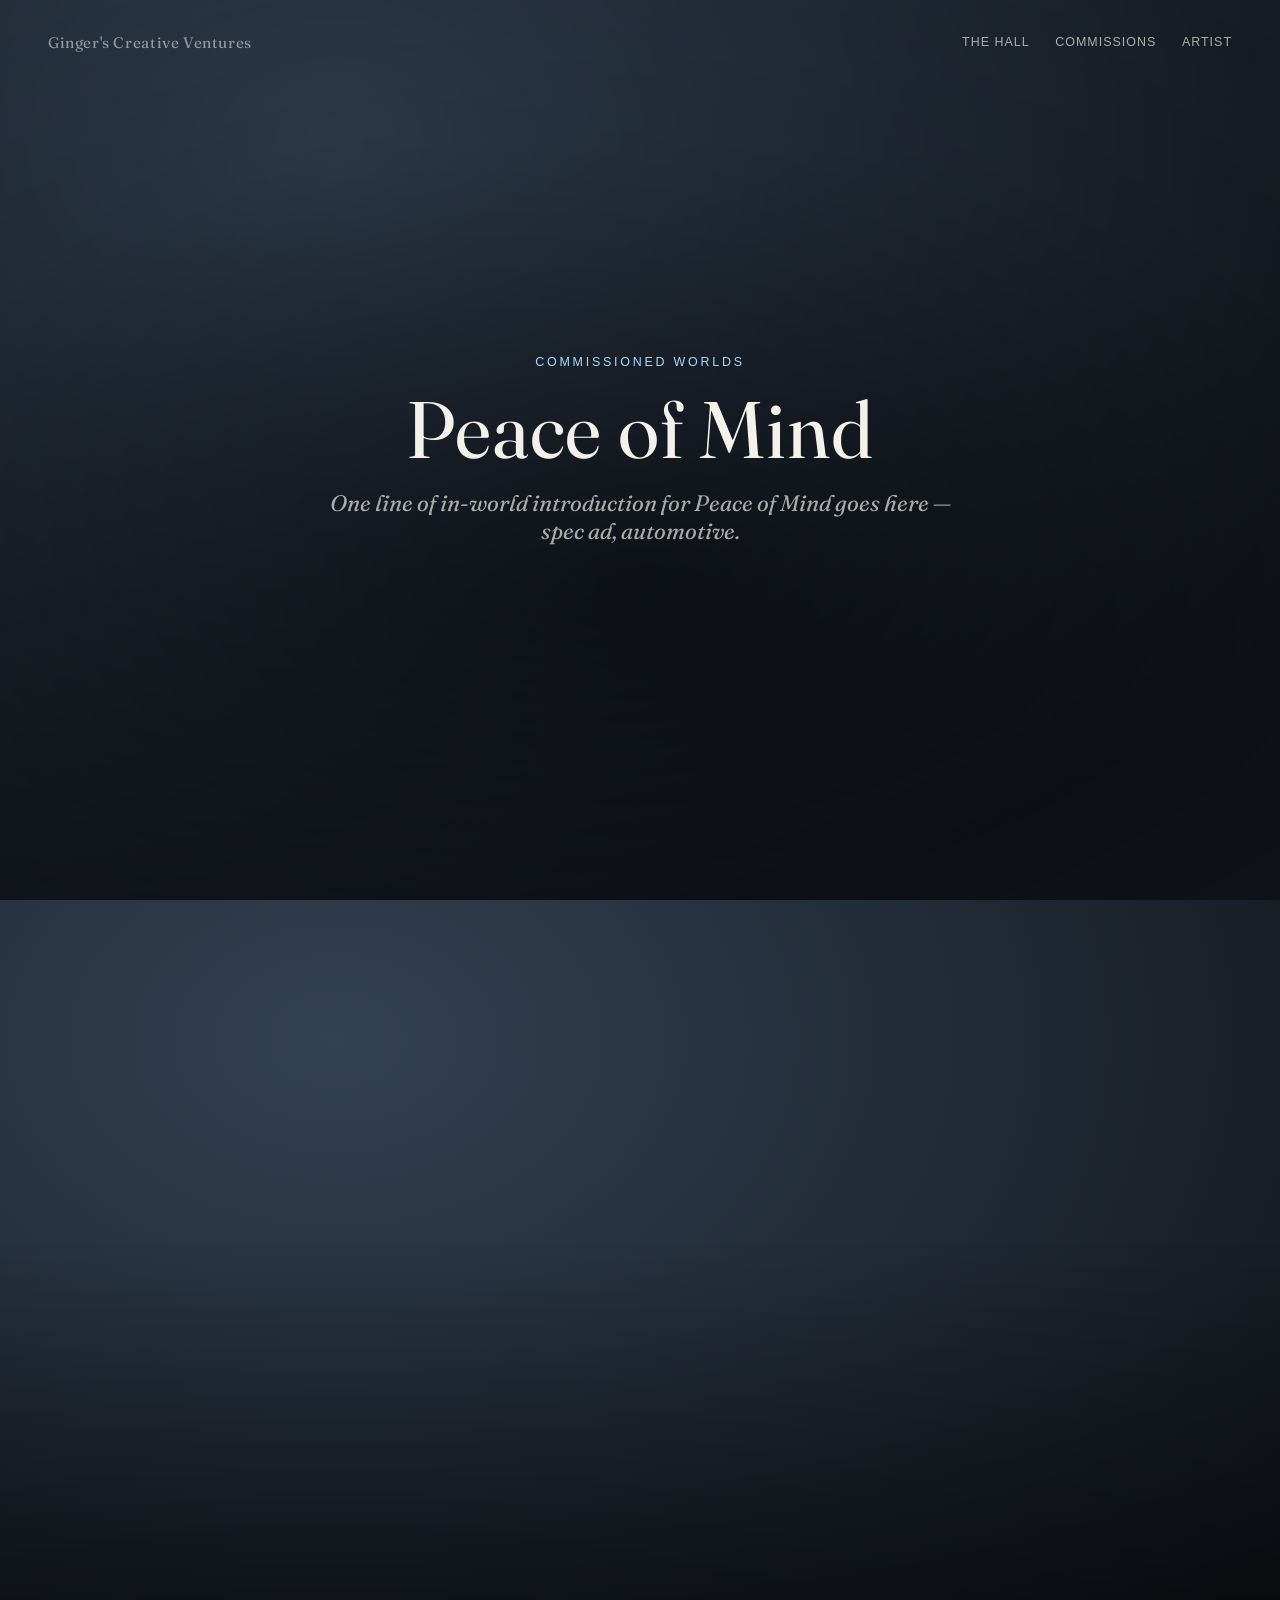
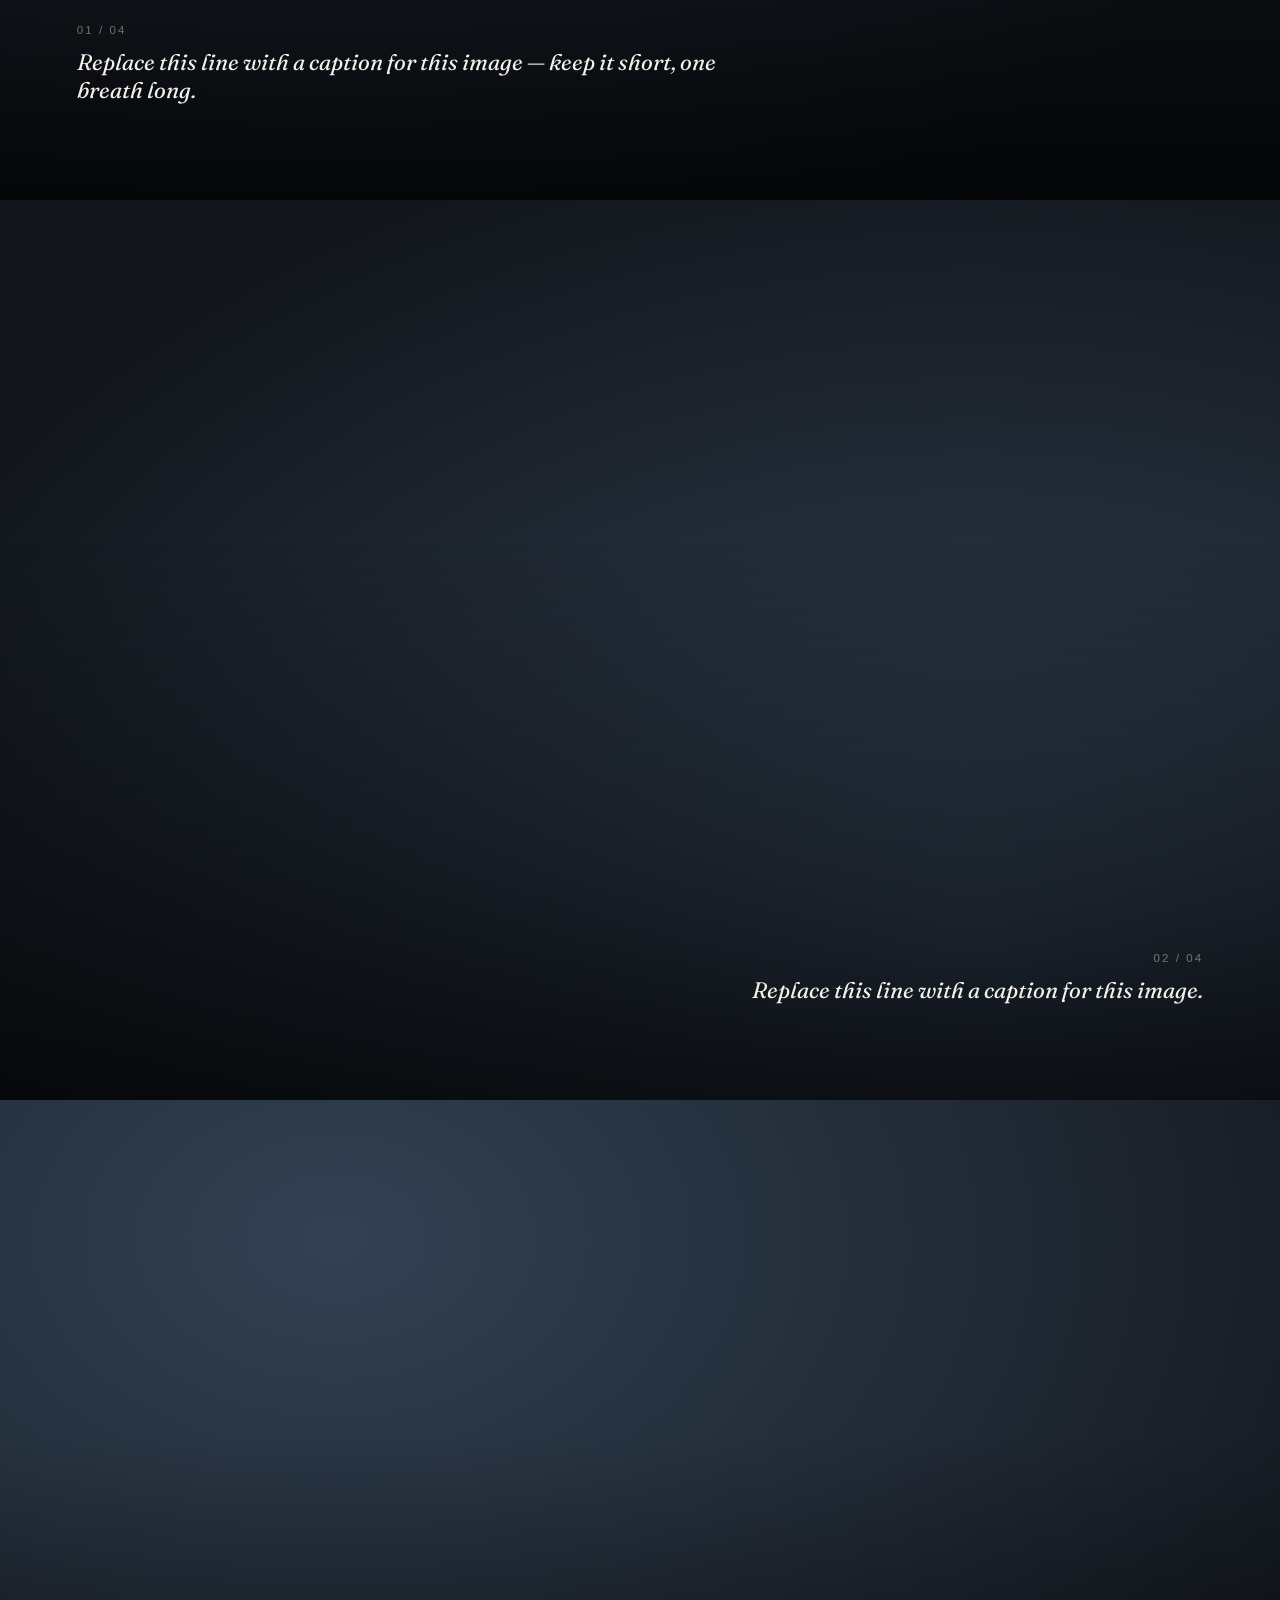
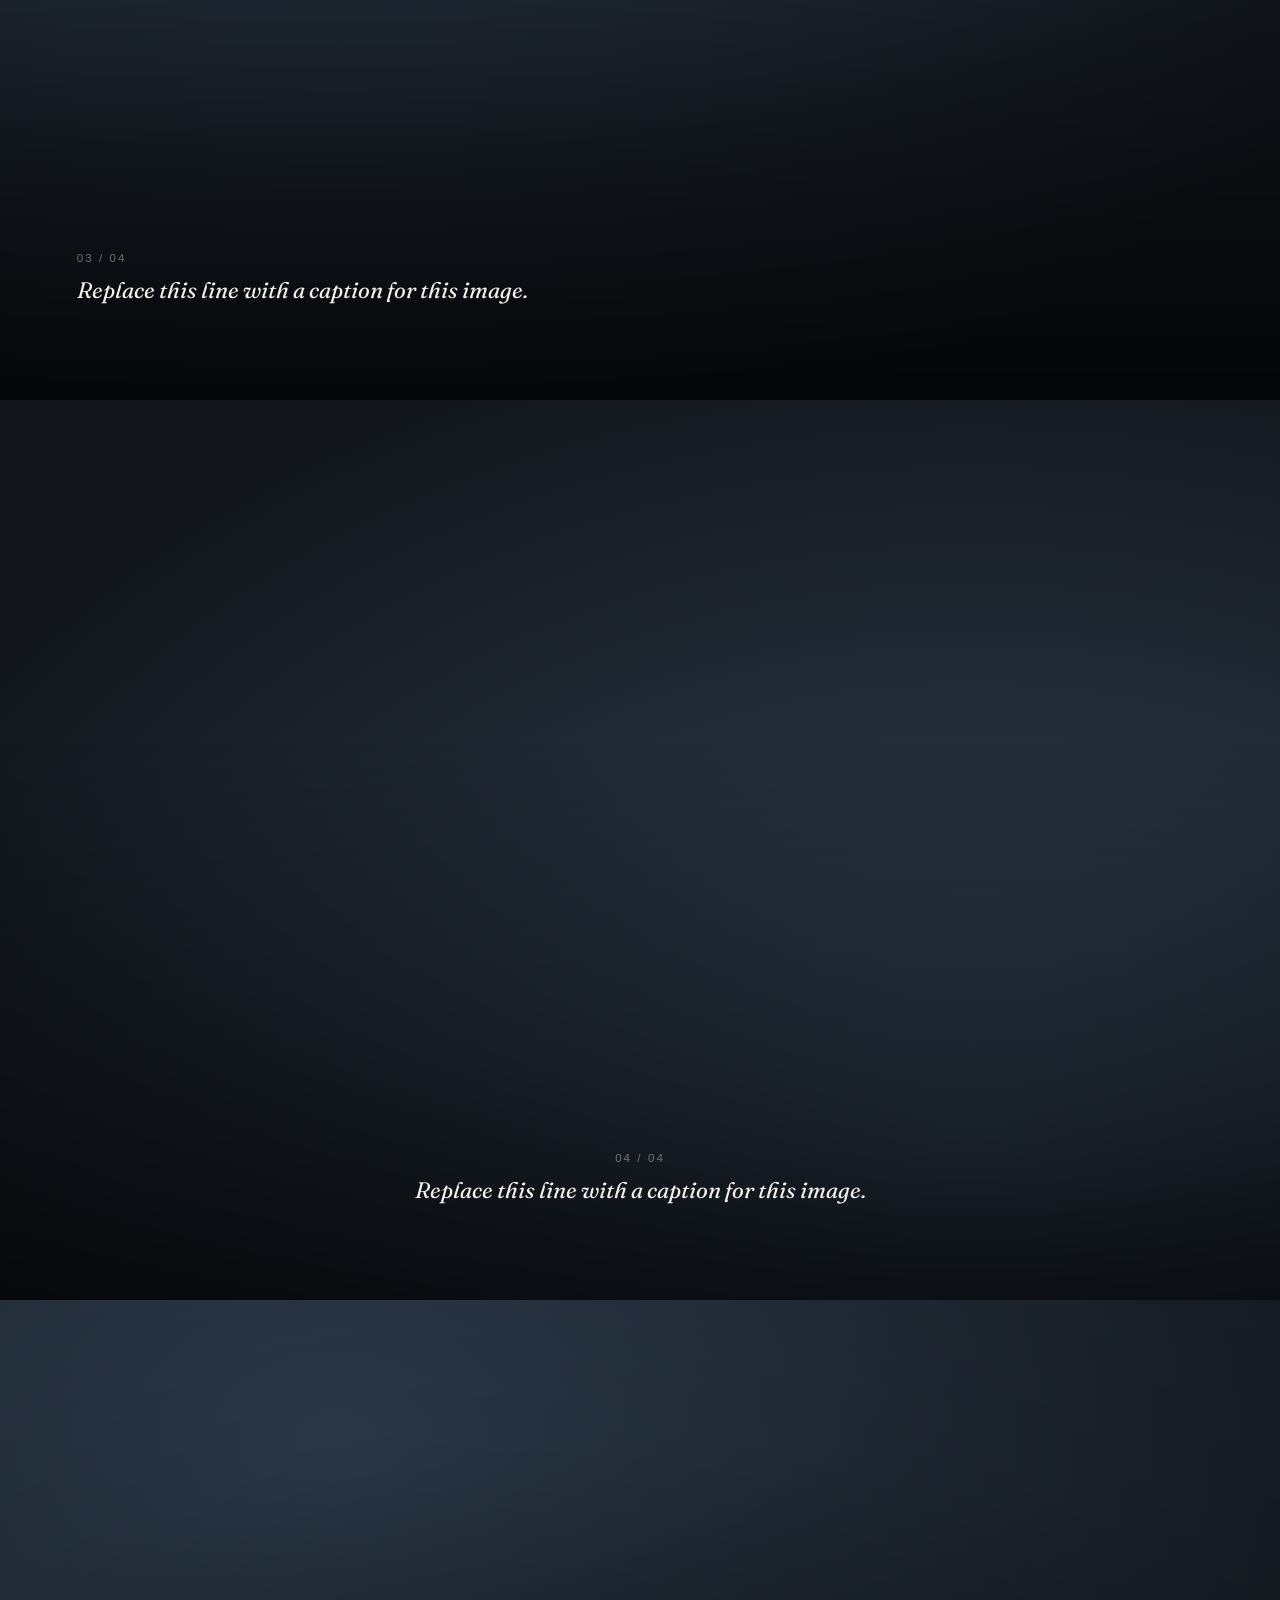
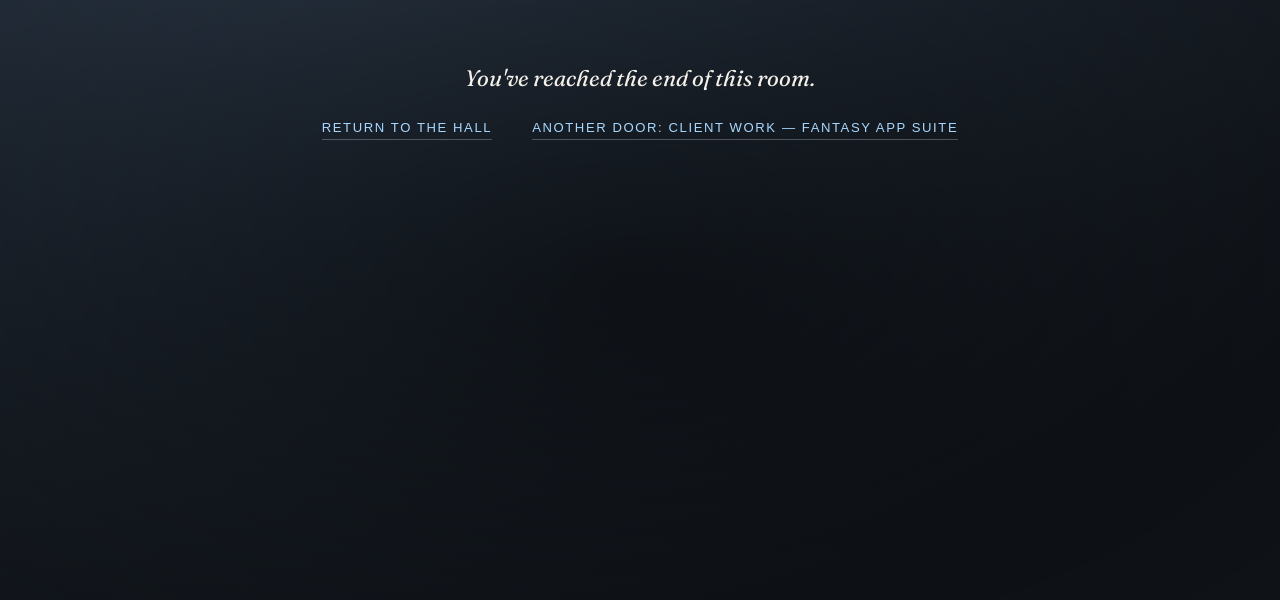
<file: rooms/peace-of-mind.html>
<!doctype html>
<html lang="en">
<head>
  <meta charset="utf-8">
  <meta name="viewport" content="width=device-width, initial-scale=1">
  <title>Peace of Mind — Commissioned Worlds</title>
  <meta name="description" content="Peace of Mind, a Commissioned Worlds room — automotive spec ad.">

  <link rel="preconnect" href="https://fonts.googleapis.com">
  <link rel="preconnect" href="https://fonts.gstatic.com" crossorigin>
  <link href="https://fonts.googleapis.com/css2?family=Fraunces:ital,opsz,wght@0,9..144,300;0,9..144,400;0,9..144,500;1,9..144,400&display=swap" rel="stylesheet">

  <link rel="stylesheet" href="../css/style.css">
</head>
<body class="page-room room-peace-of-mind" style="--room-1:#12161c; --room-2:#324153; --accent:#a8d8ff;">
  <div class="veil" data-veil aria-hidden="true"></div>

  <header class="chrome">
    <a class="chrome__mark transition-link" href="../index.html" data-veil-1="#0a0a0a" data-veil-2="#1a1712">Ginger's Creative Ventures</a>
    <nav class="chrome__links" aria-label="Site">
      <a class="transition-link" href="../gallery.html" data-veil-1="#0e0d0c" data-veil-2="#221f1a">The Hall</a>
      <a class="transition-link" href="../commissions.html" data-veil-1="#0e0d0c" data-veil-2="#221f1a">Commissions</a>
      <a class="transition-link" href="../artist.html" data-veil-1="#0e0d0c" data-veil-2="#221f1a">Artist</a>
    </nav>
  </header>

  <main class="room-panels">

    <section class="panel panel--title">
      <div class="media" aria-hidden="true"></div>
      <div class="scrim scrim--full" aria-hidden="true"></div>
      <div class="panel__caption">
        <p class="panel__kicker">Commissioned Worlds</p>
        <h1 class="panel__title display">Peace of Mind</h1>
        <p class="panel__text">One line of in-world introduction for Peace of Mind goes here — spec ad, automotive.</p>
      </div>
    </section>

    <section class="panel reveal">
      <div class="media" aria-hidden="true"></div>
      <div class="scrim scrim--bottom" aria-hidden="true"></div>
      <div class="panel__caption">
        <span class="panel__index">01 / 04</span>
        <p class="panel__text">Replace this line with a caption for this image — keep it short, one breath long.</p>
      </div>
    </section>

    <section class="panel panel--caption-right reveal">
      <div class="media media--pos-b" aria-hidden="true"></div>
      <div class="scrim scrim--bottom" aria-hidden="true"></div>
      <div class="panel__caption">
        <span class="panel__index">02 / 04</span>
        <p class="panel__text">Replace this line with a caption for this image.</p>
      </div>
    </section>

    <section class="panel reveal">
      <div class="media" aria-hidden="true"></div>
      <div class="scrim scrim--bottom" aria-hidden="true"></div>
      <div class="panel__caption">
        <span class="panel__index">03 / 04</span>
        <p class="panel__text">Replace this line with a caption for this image.</p>
      </div>
    </section>

    <section class="panel panel--caption-center reveal">
      <div class="media media--pos-b" aria-hidden="true"></div>
      <div class="scrim scrim--bottom" aria-hidden="true"></div>
      <div class="panel__caption">
        <span class="panel__index">04 / 04</span>
        <p class="panel__text">Replace this line with a caption for this image.</p>
      </div>
    </section>

    <section class="panel panel--closing reveal">
      <div class="media" aria-hidden="true"></div>
      <div class="scrim scrim--full" aria-hidden="true"></div>
      <div class="panel__caption">
        <p class="panel__text">You've reached the end of this room.</p>
        <div class="panel__closing-links">
          <a class="transition-link" href="../gallery.html" data-veil-1="#0e0d0c" data-veil-2="#221f1a">Return to the hall</a>
          <a class="transition-link" href="fantasy-app-suite.html" data-veil-1="#180f1a" data-veil-2="#4a2f4a">Another door: Client Work — Fantasy App Suite</a>
        </div>
      </div>
    </section>

  </main>

  <script src="../js/main.js" defer></script>
  <script src="../js/transitions.js" defer></script>
</body>
</html>
</file>
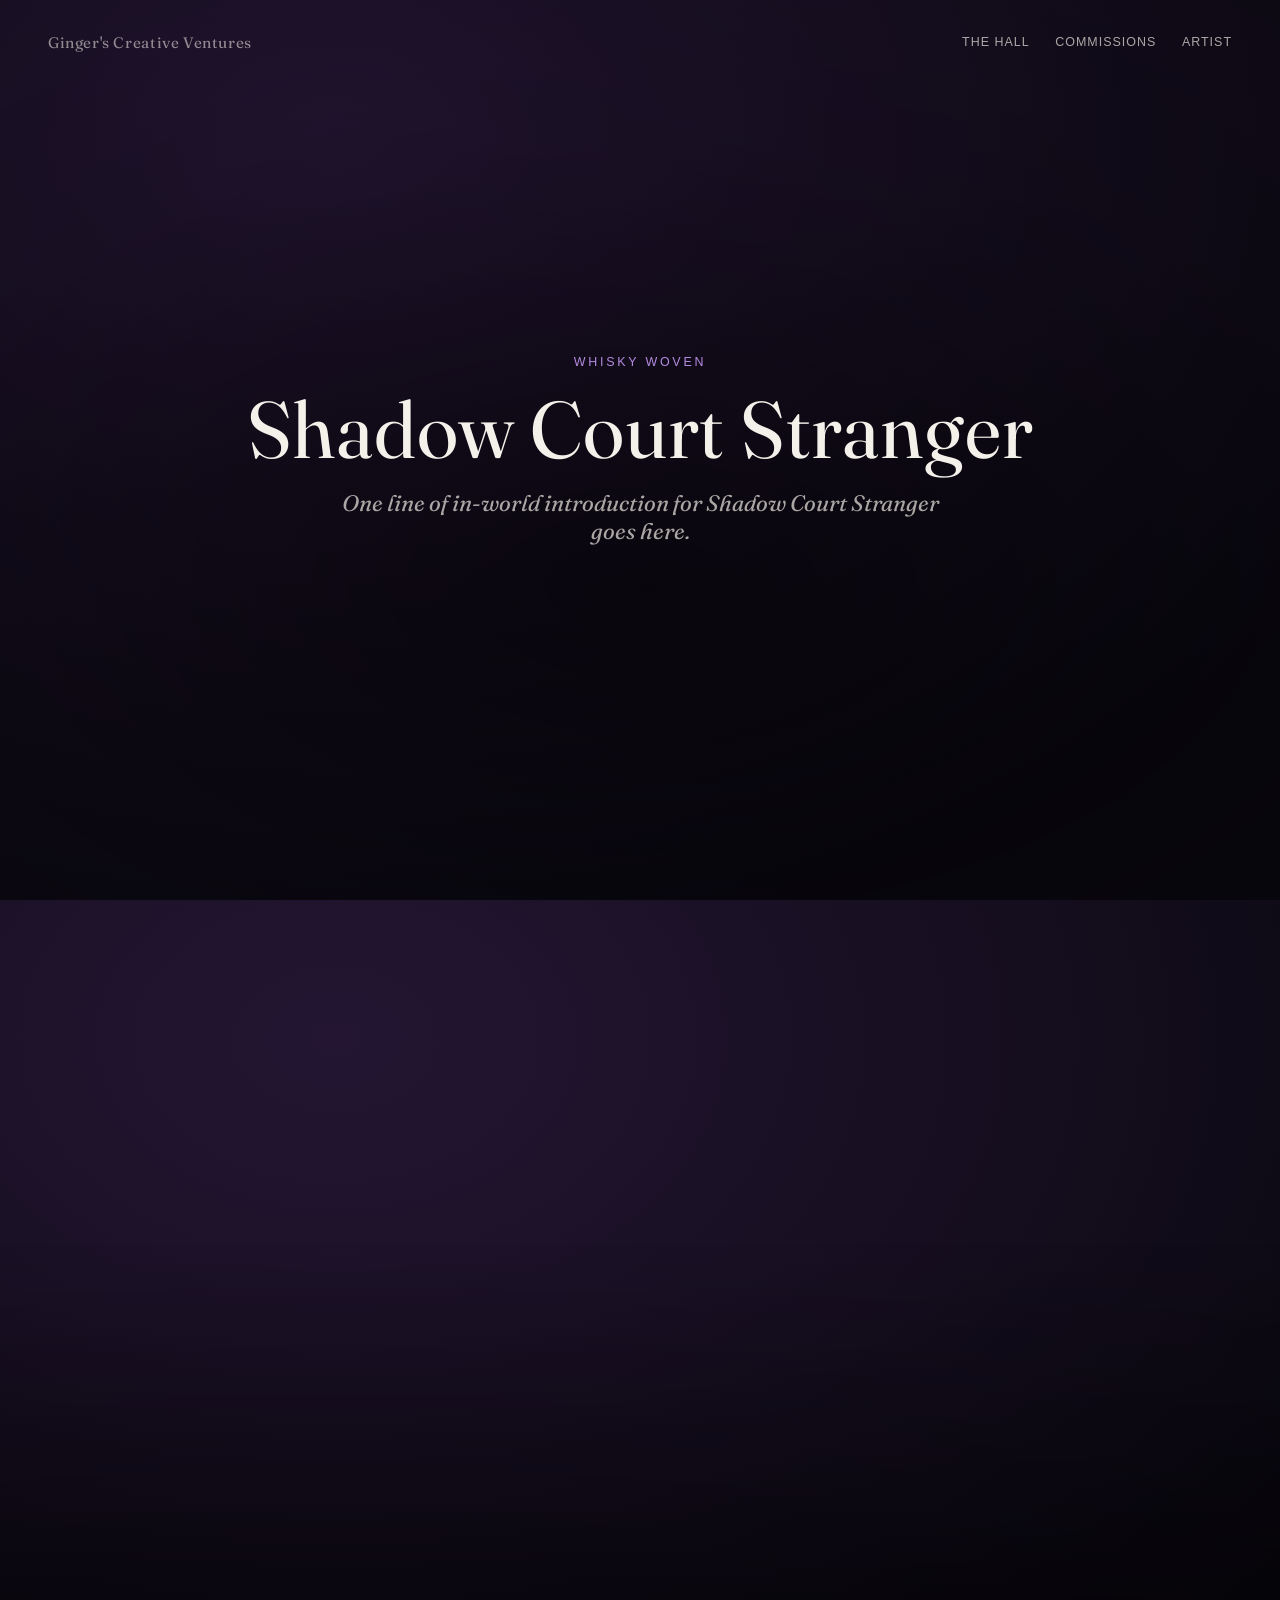
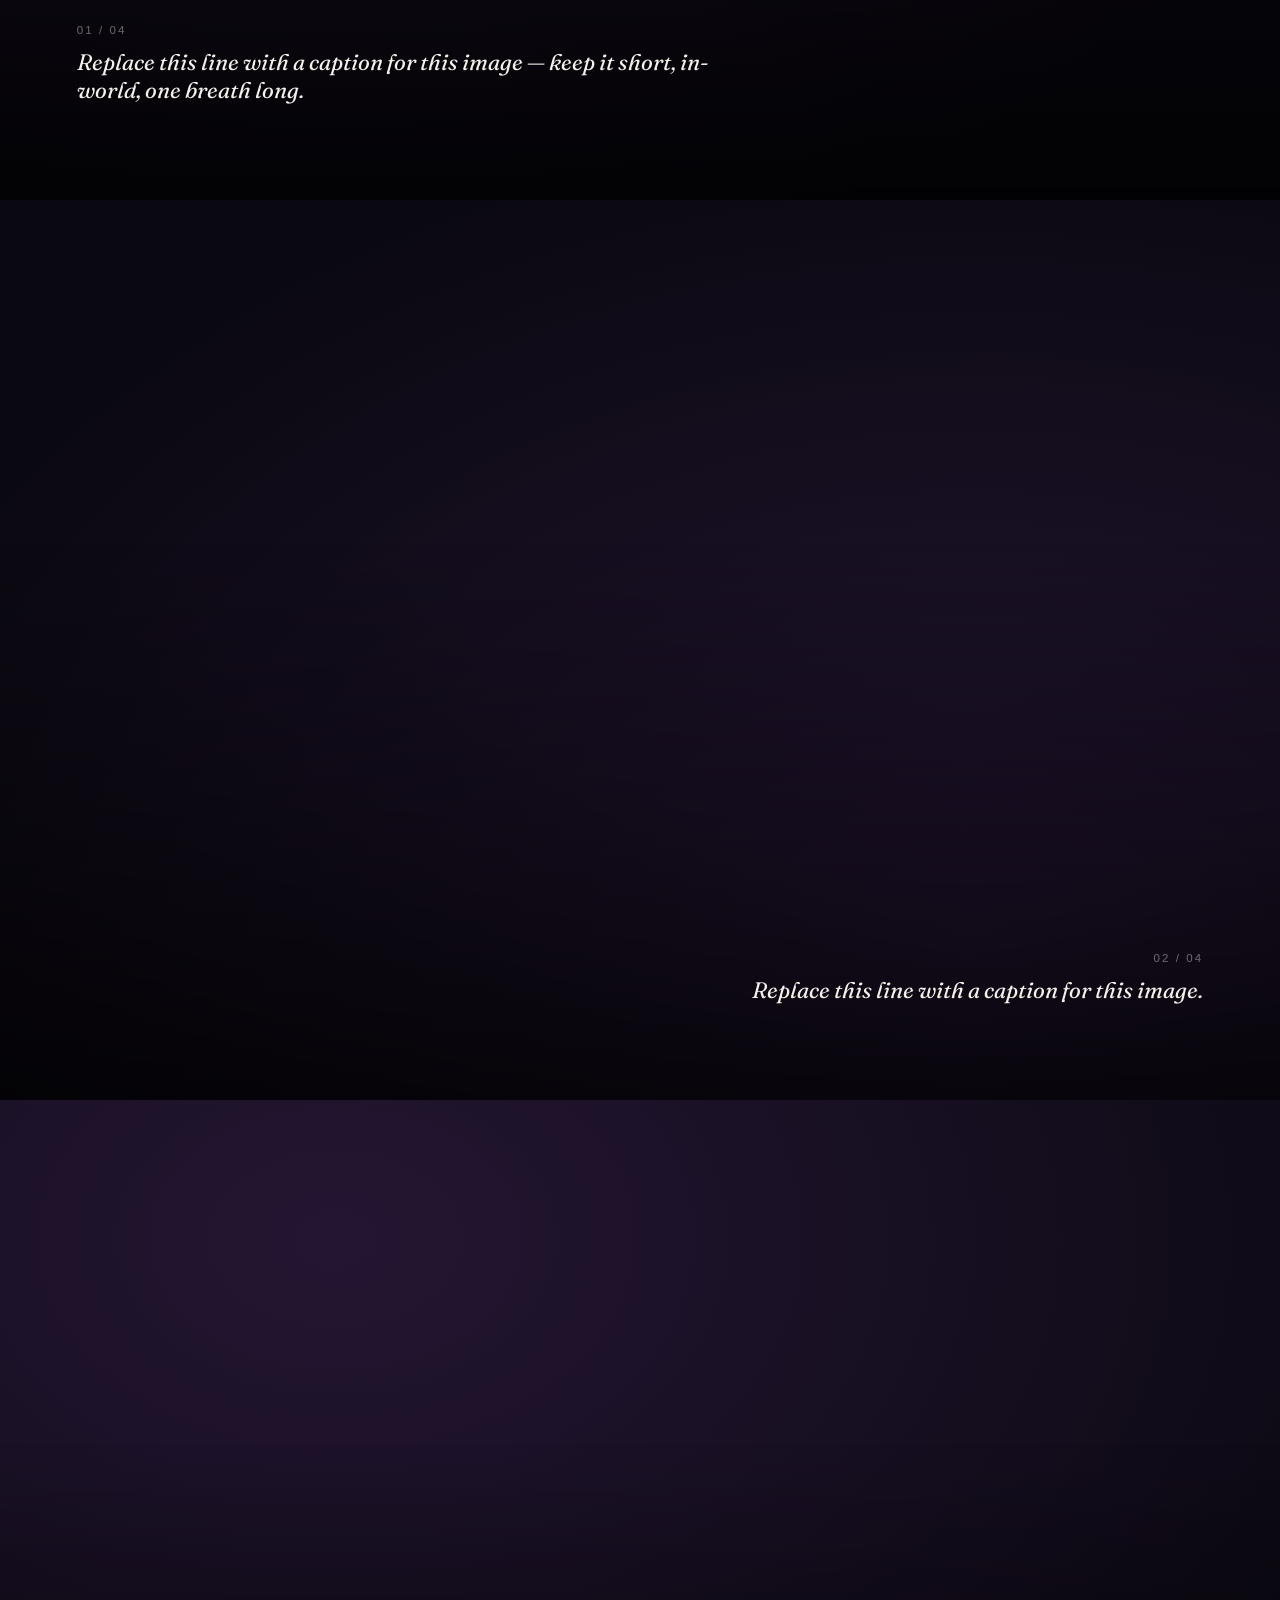
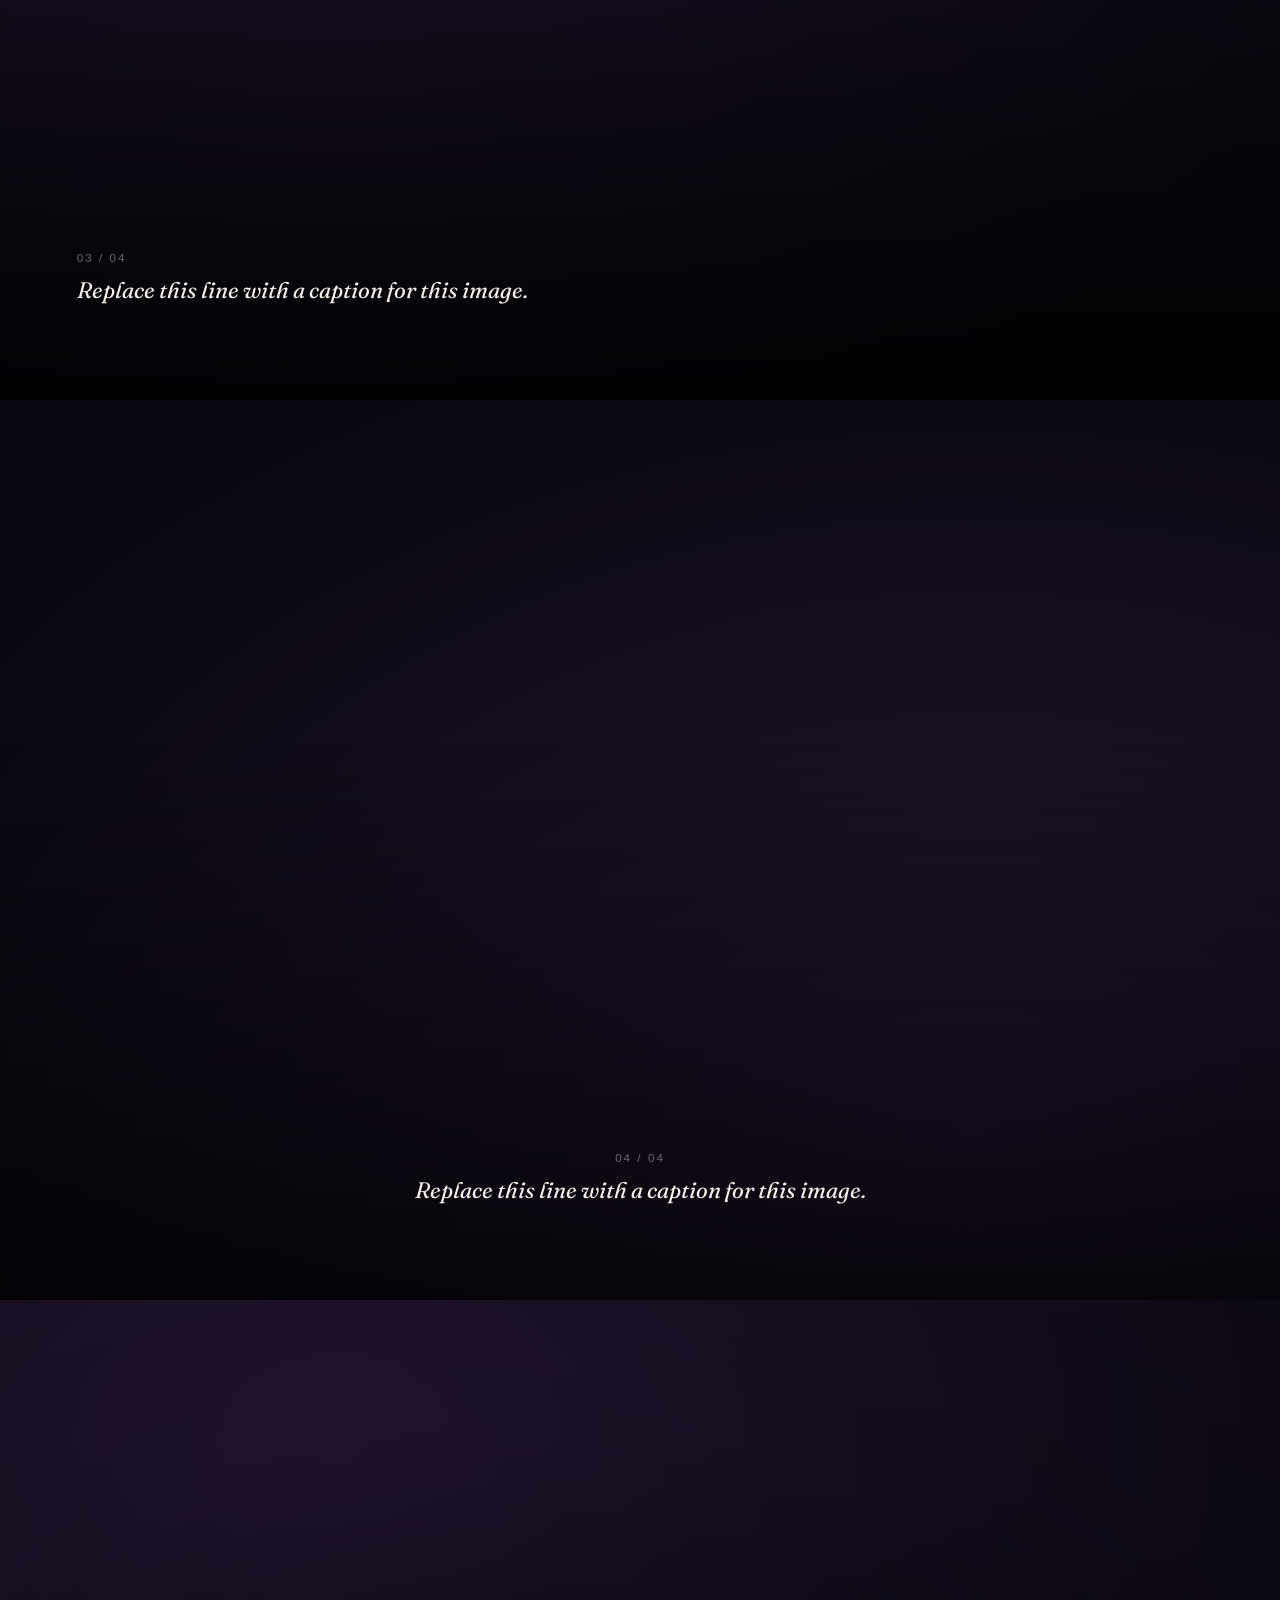
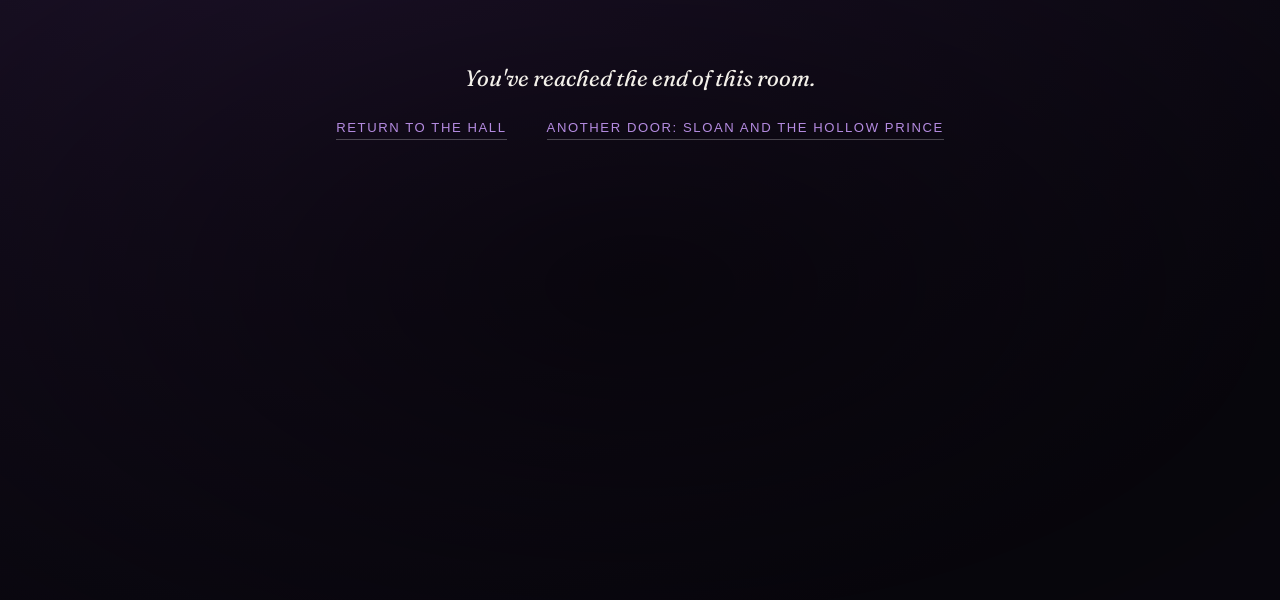
<file: rooms/shadow-court-stranger.html>
<!doctype html>
<html lang="en">
<head>
  <meta charset="utf-8">
  <meta name="viewport" content="width=device-width, initial-scale=1">
  <title>Shadow Court Stranger — Whisky Woven</title>
  <meta name="description" content="Shadow Court Stranger, a Whisky Woven room.">

  <link rel="preconnect" href="https://fonts.googleapis.com">
  <link rel="preconnect" href="https://fonts.gstatic.com" crossorigin>
  <link href="https://fonts.googleapis.com/css2?family=Fraunces:ital,opsz,wght@0,9..144,300;0,9..144,400;0,9..144,500;1,9..144,400&display=swap" rel="stylesheet">

  <link rel="stylesheet" href="../css/style.css">
</head>
<body class="page-room room-shadow-court-stranger" style="--room-1:#0a0810; --room-2:#241633; --accent:#b48be0;">
  <div class="veil" data-veil aria-hidden="true"></div>

  <header class="chrome">
    <a class="chrome__mark transition-link" href="../index.html" data-veil-1="#0a0a0a" data-veil-2="#1a1712">Ginger's Creative Ventures</a>
    <nav class="chrome__links" aria-label="Site">
      <a class="transition-link" href="../gallery.html" data-veil-1="#0e0d0c" data-veil-2="#221f1a">The Hall</a>
      <a class="transition-link" href="../commissions.html" data-veil-1="#0e0d0c" data-veil-2="#221f1a">Commissions</a>
      <a class="transition-link" href="../artist.html" data-veil-1="#0e0d0c" data-veil-2="#221f1a">Artist</a>
    </nav>
  </header>

  <main class="room-panels">

    <section class="panel panel--title">
      <div class="media" aria-hidden="true"></div>
      <div class="scrim scrim--full" aria-hidden="true"></div>
      <div class="panel__caption">
        <p class="panel__kicker">Whisky Woven</p>
        <h1 class="panel__title display">Shadow Court Stranger</h1>
        <p class="panel__text">One line of in-world introduction for Shadow Court Stranger goes here.</p>
      </div>
    </section>

    <section class="panel reveal">
      <div class="media" aria-hidden="true"></div>
      <div class="scrim scrim--bottom" aria-hidden="true"></div>
      <div class="panel__caption">
        <span class="panel__index">01 / 04</span>
        <p class="panel__text">Replace this line with a caption for this image — keep it short, in-world, one breath long.</p>
      </div>
    </section>

    <section class="panel panel--caption-right reveal">
      <div class="media media--pos-b" aria-hidden="true"></div>
      <div class="scrim scrim--bottom" aria-hidden="true"></div>
      <div class="panel__caption">
        <span class="panel__index">02 / 04</span>
        <p class="panel__text">Replace this line with a caption for this image.</p>
      </div>
    </section>

    <section class="panel reveal">
      <div class="media" aria-hidden="true"></div>
      <div class="scrim scrim--bottom" aria-hidden="true"></div>
      <div class="panel__caption">
        <span class="panel__index">03 / 04</span>
        <p class="panel__text">Replace this line with a caption for this image.</p>
      </div>
    </section>

    <section class="panel panel--caption-center reveal">
      <div class="media media--pos-b" aria-hidden="true"></div>
      <div class="scrim scrim--bottom" aria-hidden="true"></div>
      <div class="panel__caption">
        <span class="panel__index">04 / 04</span>
        <p class="panel__text">Replace this line with a caption for this image.</p>
      </div>
    </section>

    <section class="panel panel--closing reveal">
      <div class="media" aria-hidden="true"></div>
      <div class="scrim scrim--full" aria-hidden="true"></div>
      <div class="panel__caption">
        <p class="panel__text">You've reached the end of this room.</p>
        <div class="panel__closing-links">
          <a class="transition-link" href="../gallery.html" data-veil-1="#0e0d0c" data-veil-2="#221f1a">Return to the hall</a>
          <a class="transition-link" href="sloan-and-the-hollow-prince.html" data-veil-1="#070c0a" data-veil-2="#123128">Another door: Sloan and the Hollow Prince</a>
        </div>
      </div>
    </section>

  </main>

  <script src="../js/main.js" defer></script>
  <script src="../js/transitions.js" defer></script>
</body>
</html>
</file>
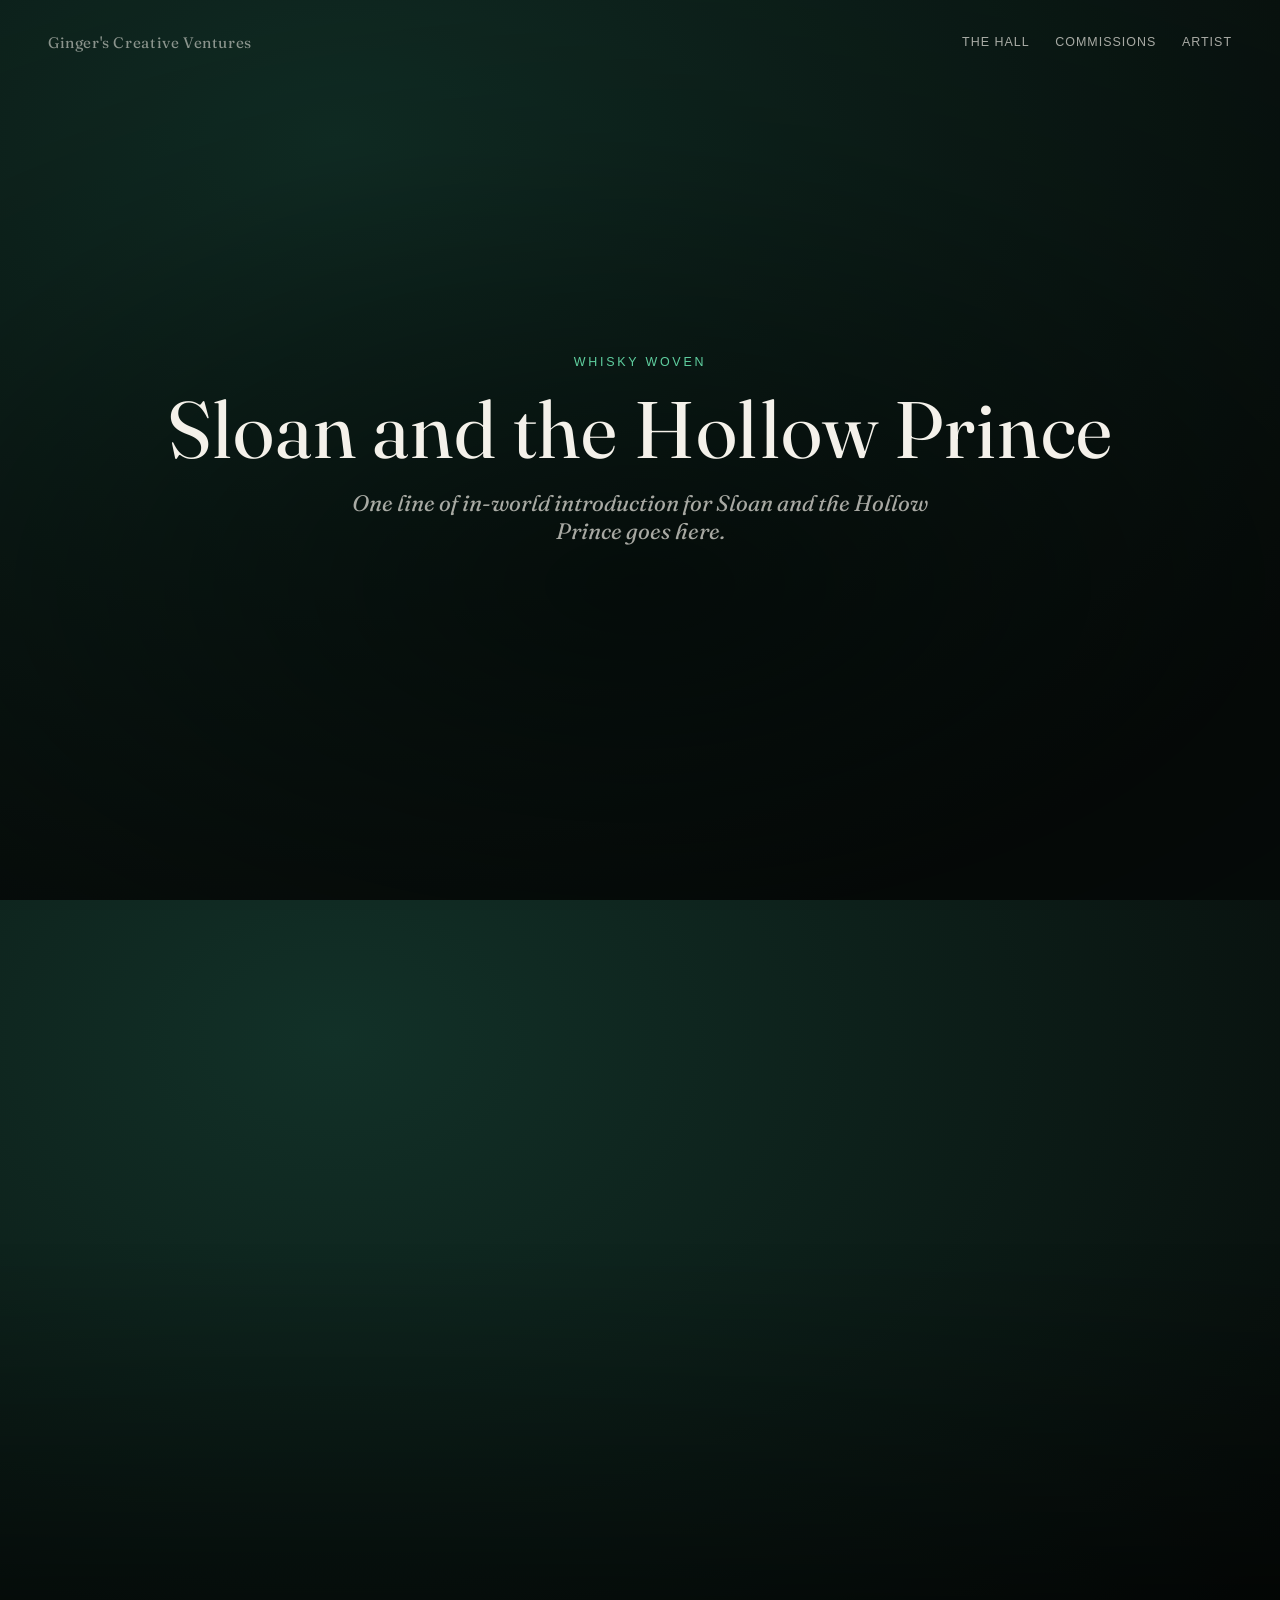
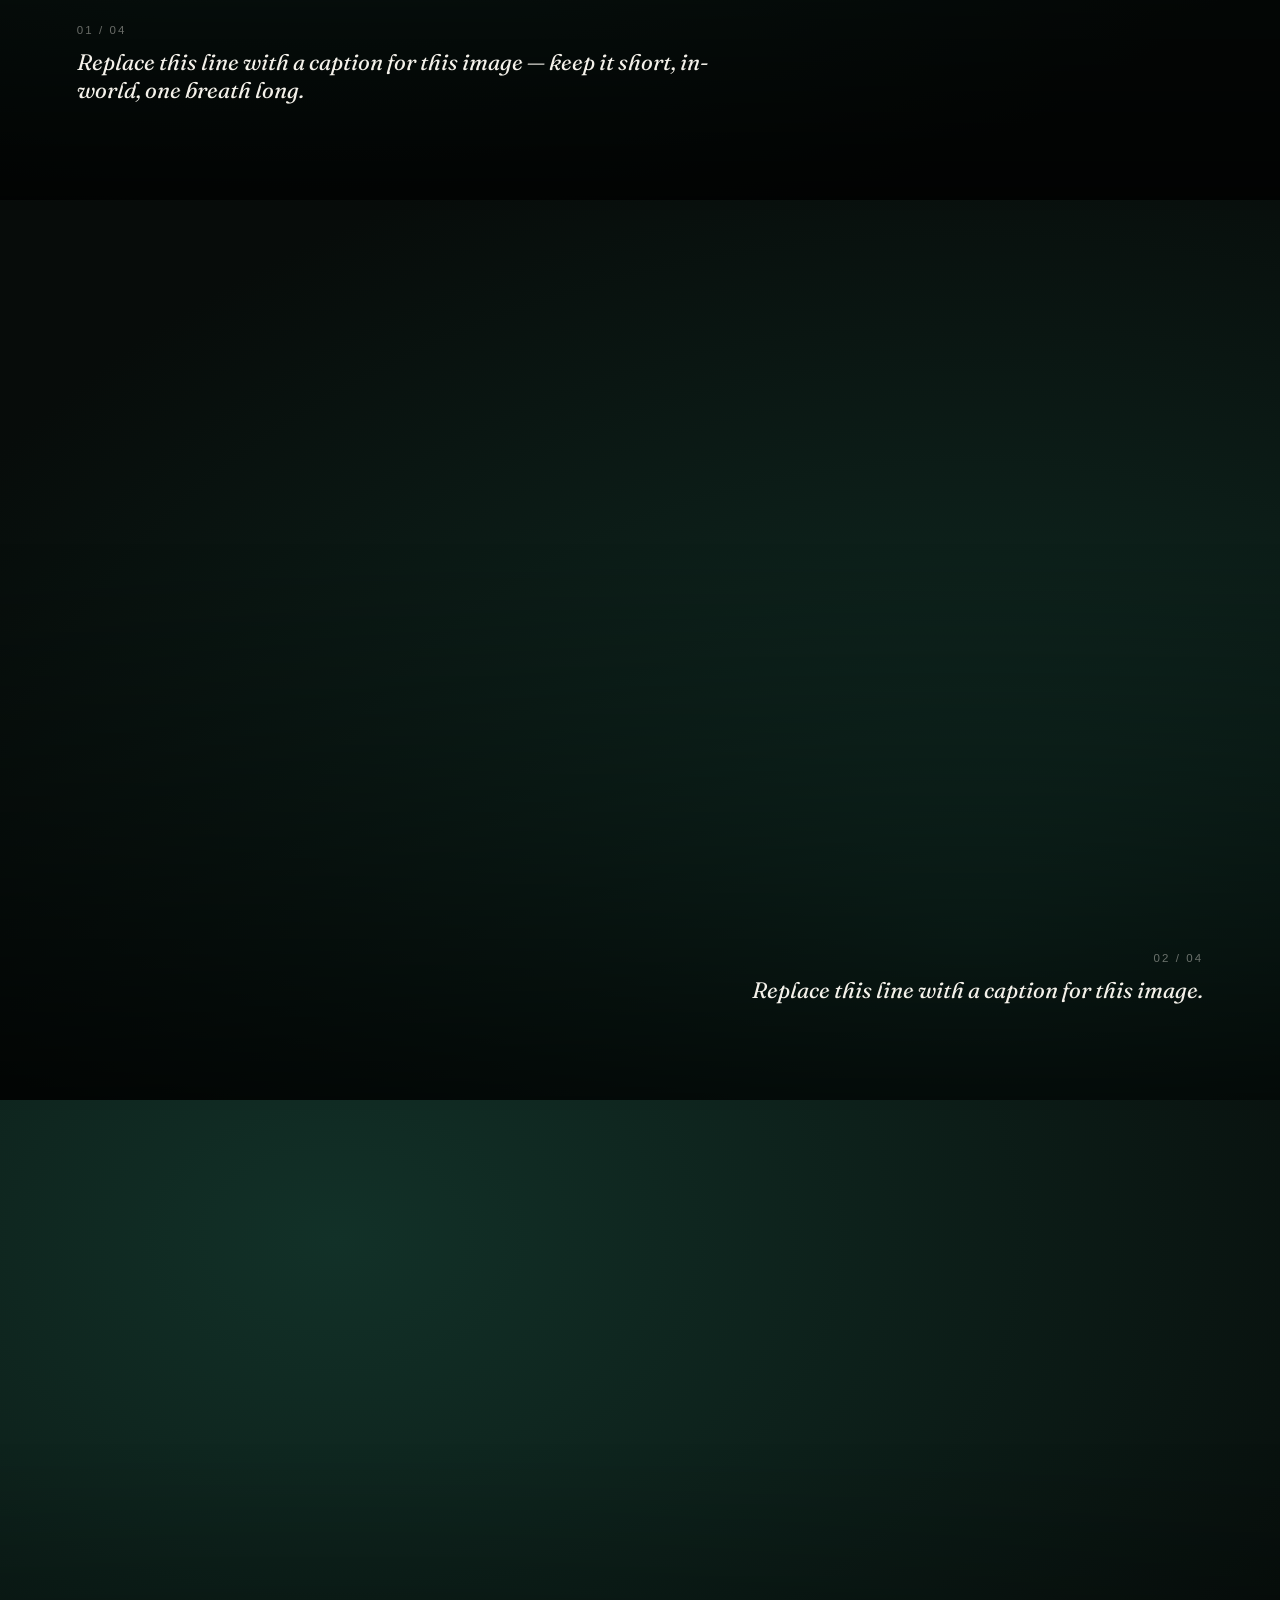
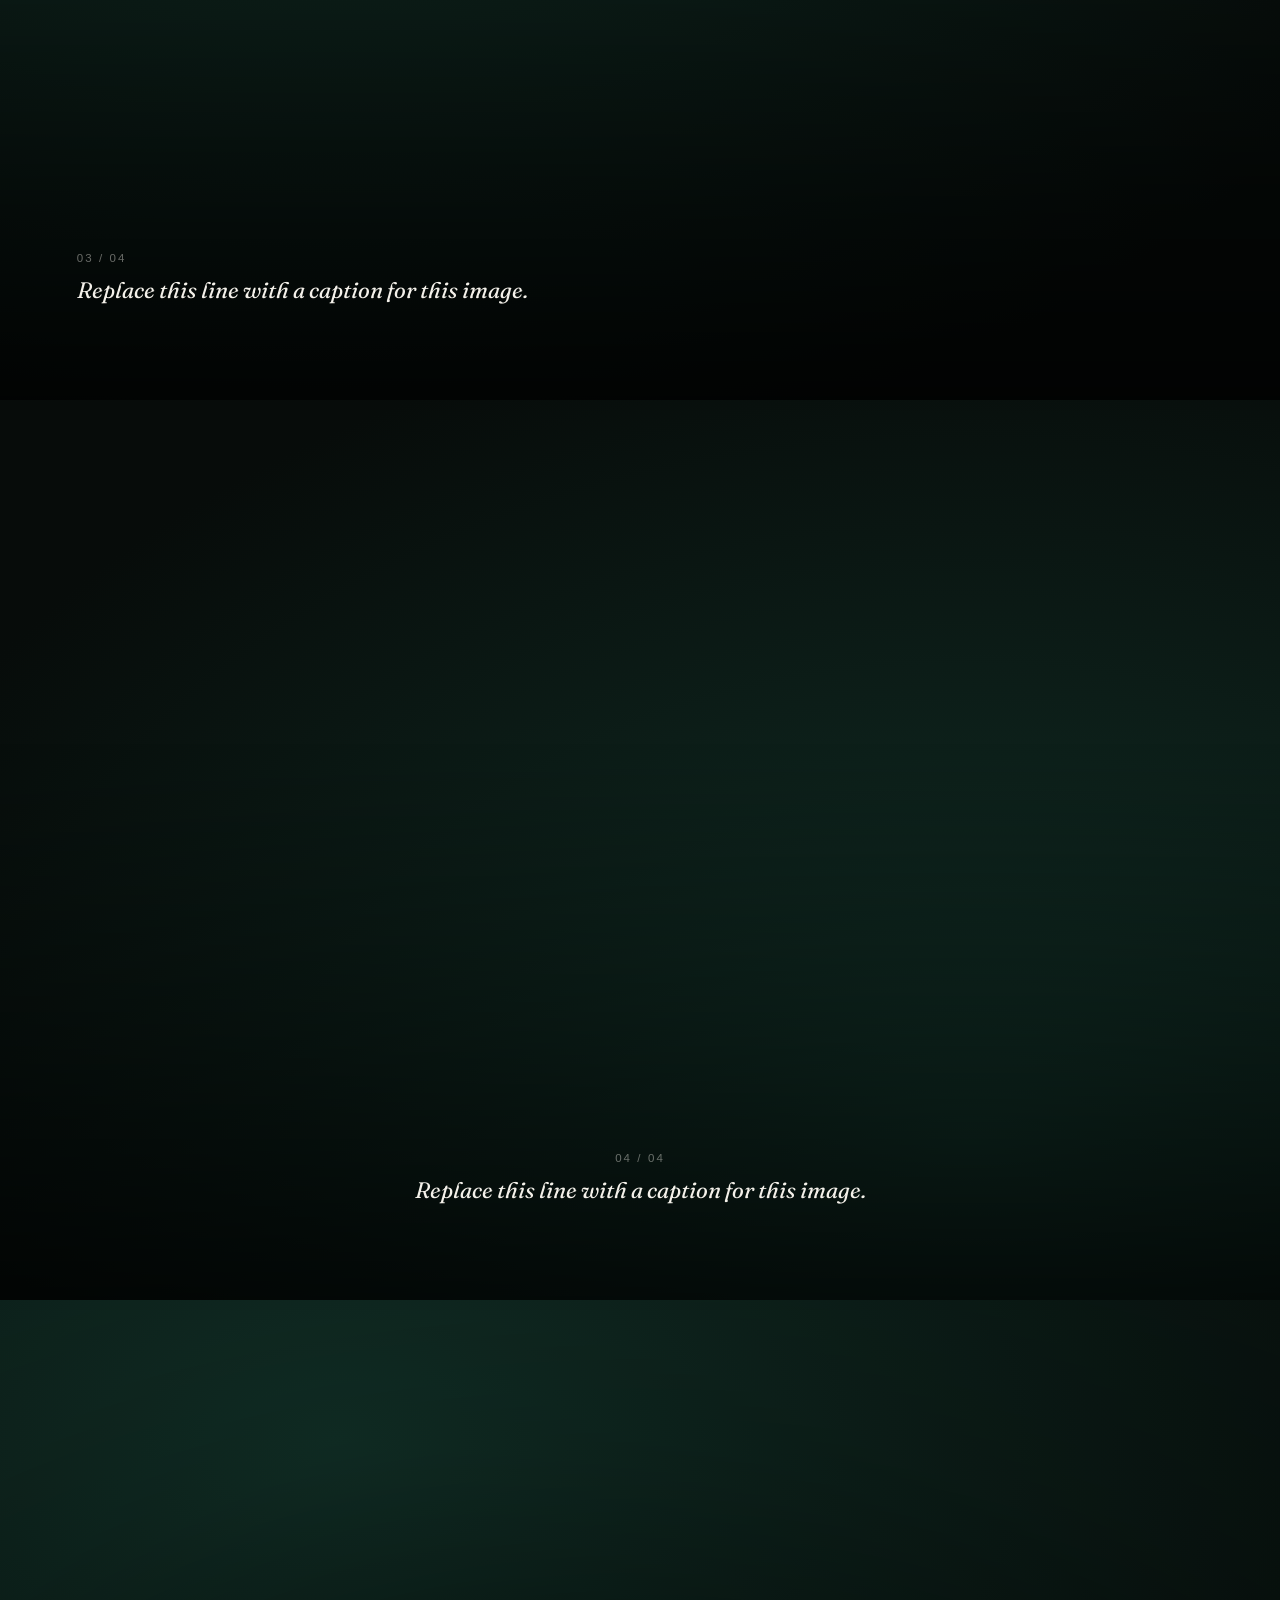
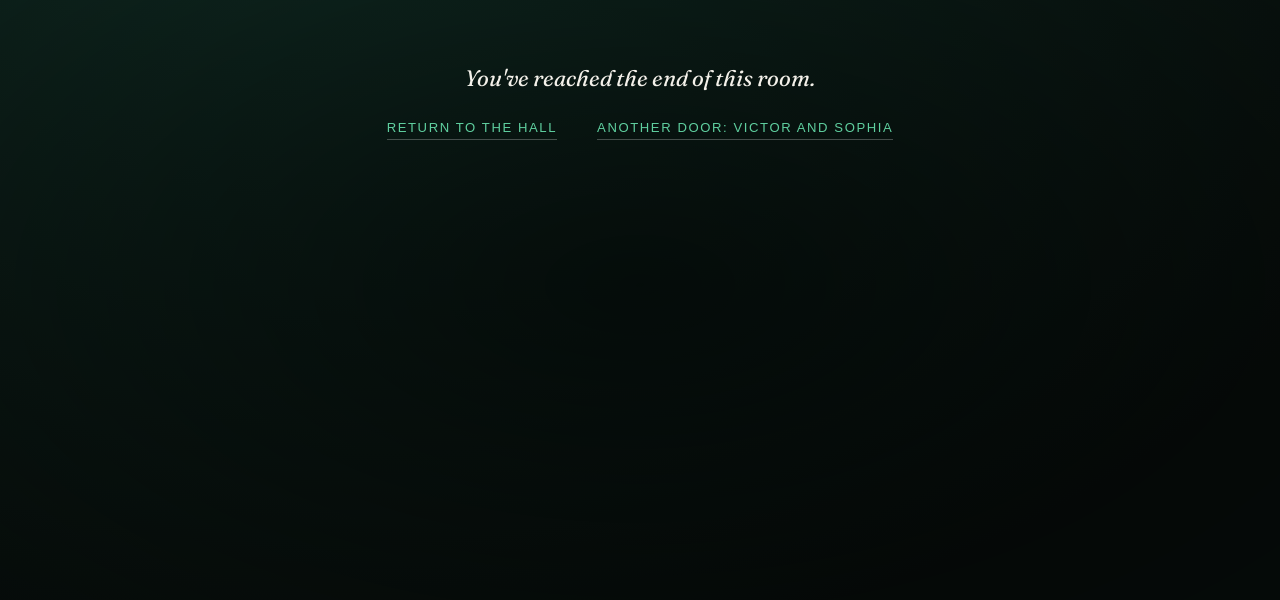
<file: rooms/sloan-and-the-hollow-prince.html>
<!doctype html>
<html lang="en">
<head>
  <meta charset="utf-8">
  <meta name="viewport" content="width=device-width, initial-scale=1">
  <title>Sloan and the Hollow Prince — Whisky Woven</title>
  <meta name="description" content="Sloan and the Hollow Prince, a Whisky Woven room.">

  <link rel="preconnect" href="https://fonts.googleapis.com">
  <link rel="preconnect" href="https://fonts.gstatic.com" crossorigin>
  <link href="https://fonts.googleapis.com/css2?family=Fraunces:ital,opsz,wght@0,9..144,300;0,9..144,400;0,9..144,500;1,9..144,400&display=swap" rel="stylesheet">

  <link rel="stylesheet" href="../css/style.css">
</head>
<body class="page-room room-sloan-and-the-hollow-prince" style="--room-1:#070c0a; --room-2:#123128; --accent:#5fcf9f;">
  <div class="veil" data-veil aria-hidden="true"></div>

  <header class="chrome">
    <a class="chrome__mark transition-link" href="../index.html" data-veil-1="#0a0a0a" data-veil-2="#1a1712">Ginger's Creative Ventures</a>
    <nav class="chrome__links" aria-label="Site">
      <a class="transition-link" href="../gallery.html" data-veil-1="#0e0d0c" data-veil-2="#221f1a">The Hall</a>
      <a class="transition-link" href="../commissions.html" data-veil-1="#0e0d0c" data-veil-2="#221f1a">Commissions</a>
      <a class="transition-link" href="../artist.html" data-veil-1="#0e0d0c" data-veil-2="#221f1a">Artist</a>
    </nav>
  </header>

  <main class="room-panels">

    <section class="panel panel--title">
      <div class="media" aria-hidden="true"></div>
      <div class="scrim scrim--full" aria-hidden="true"></div>
      <div class="panel__caption">
        <p class="panel__kicker">Whisky Woven</p>
        <h1 class="panel__title display">Sloan and the Hollow Prince</h1>
        <p class="panel__text">One line of in-world introduction for Sloan and the Hollow Prince goes here.</p>
      </div>
    </section>

    <section class="panel reveal">
      <div class="media" aria-hidden="true"></div>
      <div class="scrim scrim--bottom" aria-hidden="true"></div>
      <div class="panel__caption">
        <span class="panel__index">01 / 04</span>
        <p class="panel__text">Replace this line with a caption for this image — keep it short, in-world, one breath long.</p>
      </div>
    </section>

    <section class="panel panel--caption-right reveal">
      <div class="media media--pos-b" aria-hidden="true"></div>
      <div class="scrim scrim--bottom" aria-hidden="true"></div>
      <div class="panel__caption">
        <span class="panel__index">02 / 04</span>
        <p class="panel__text">Replace this line with a caption for this image.</p>
      </div>
    </section>

    <section class="panel reveal">
      <div class="media" aria-hidden="true"></div>
      <div class="scrim scrim--bottom" aria-hidden="true"></div>
      <div class="panel__caption">
        <span class="panel__index">03 / 04</span>
        <p class="panel__text">Replace this line with a caption for this image.</p>
      </div>
    </section>

    <section class="panel panel--caption-center reveal">
      <div class="media media--pos-b" aria-hidden="true"></div>
      <div class="scrim scrim--bottom" aria-hidden="true"></div>
      <div class="panel__caption">
        <span class="panel__index">04 / 04</span>
        <p class="panel__text">Replace this line with a caption for this image.</p>
      </div>
    </section>

    <section class="panel panel--closing reveal">
      <div class="media" aria-hidden="true"></div>
      <div class="scrim scrim--full" aria-hidden="true"></div>
      <div class="panel__caption">
        <p class="panel__text">You've reached the end of this room.</p>
        <div class="panel__closing-links">
          <a class="transition-link" href="../gallery.html" data-veil-1="#0e0d0c" data-veil-2="#221f1a">Return to the hall</a>
          <a class="transition-link" href="victor-and-sophia.html" data-veil-1="#0d0708" data-veil-2="#3a0f1e">Another door: Victor and Sophia</a>
        </div>
      </div>
    </section>

  </main>

  <script src="../js/main.js" defer></script>
  <script src="../js/transitions.js" defer></script>
</body>
</html>
</file>
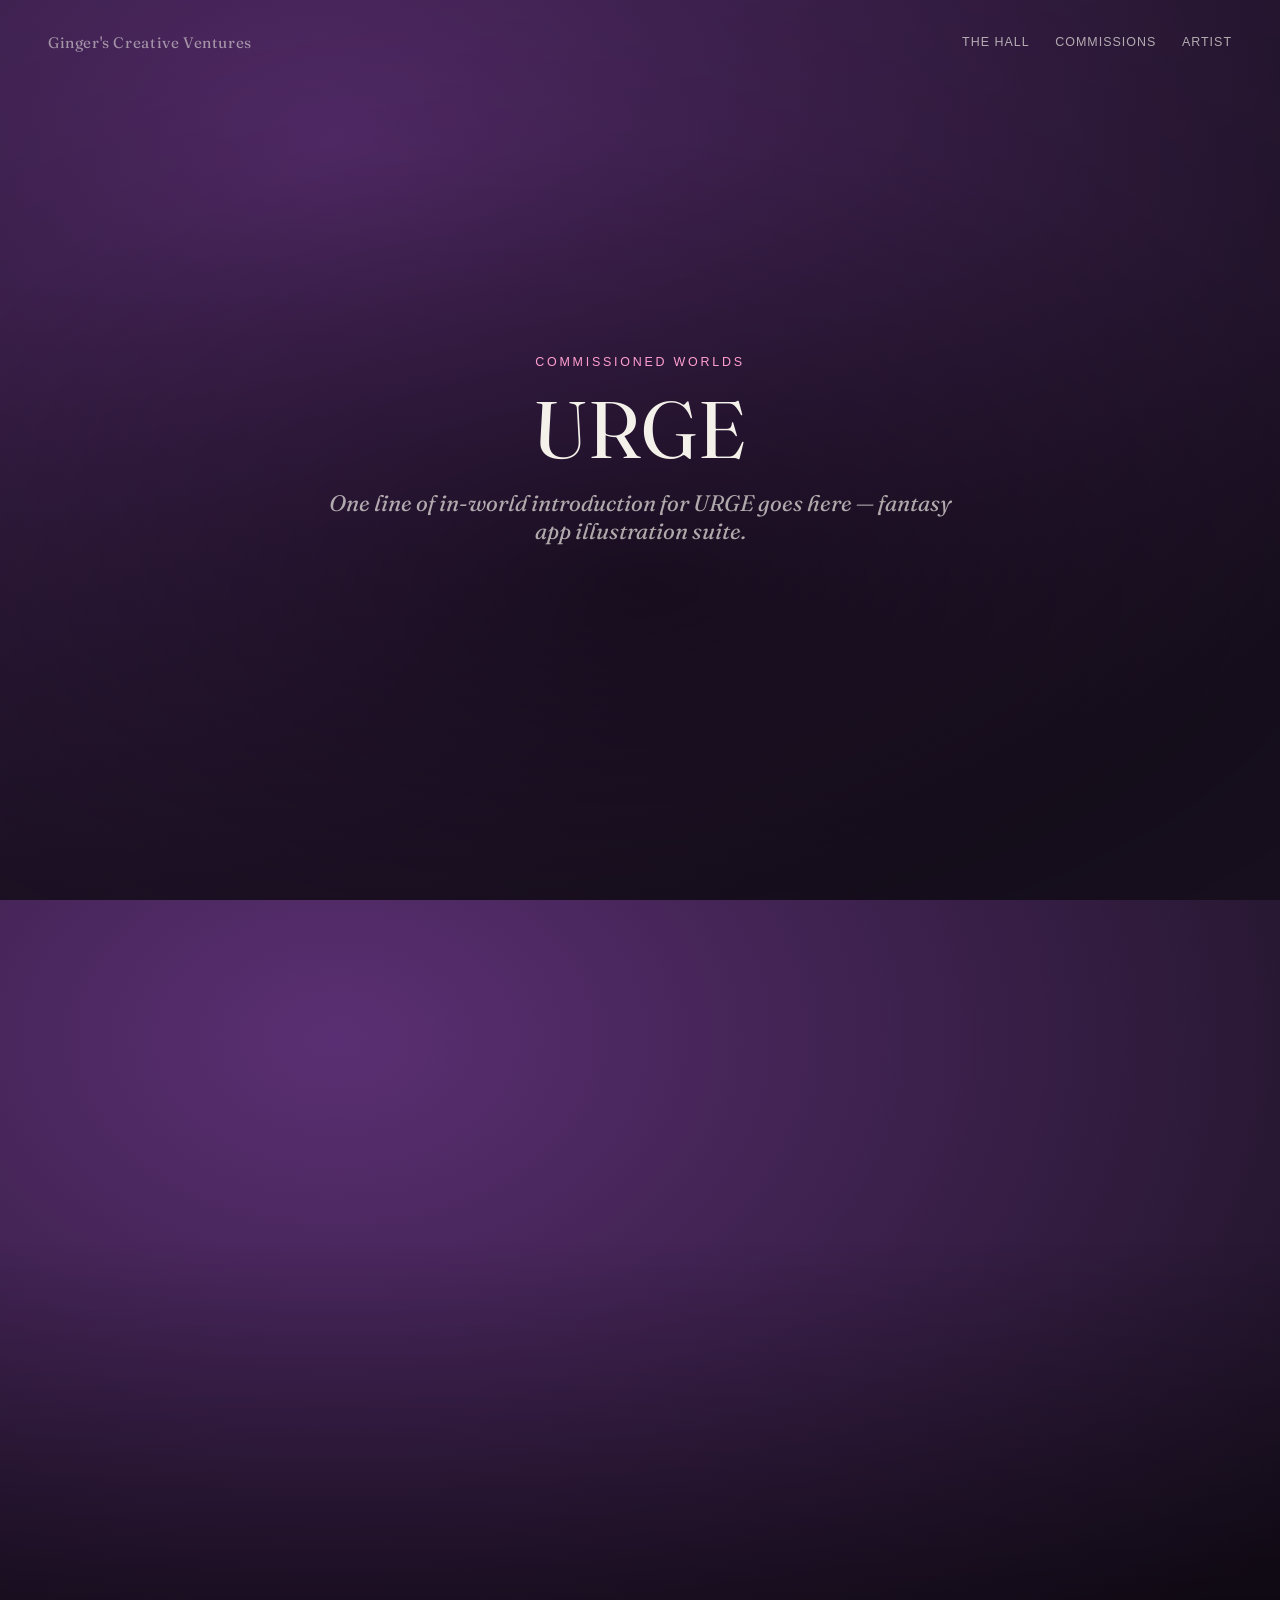
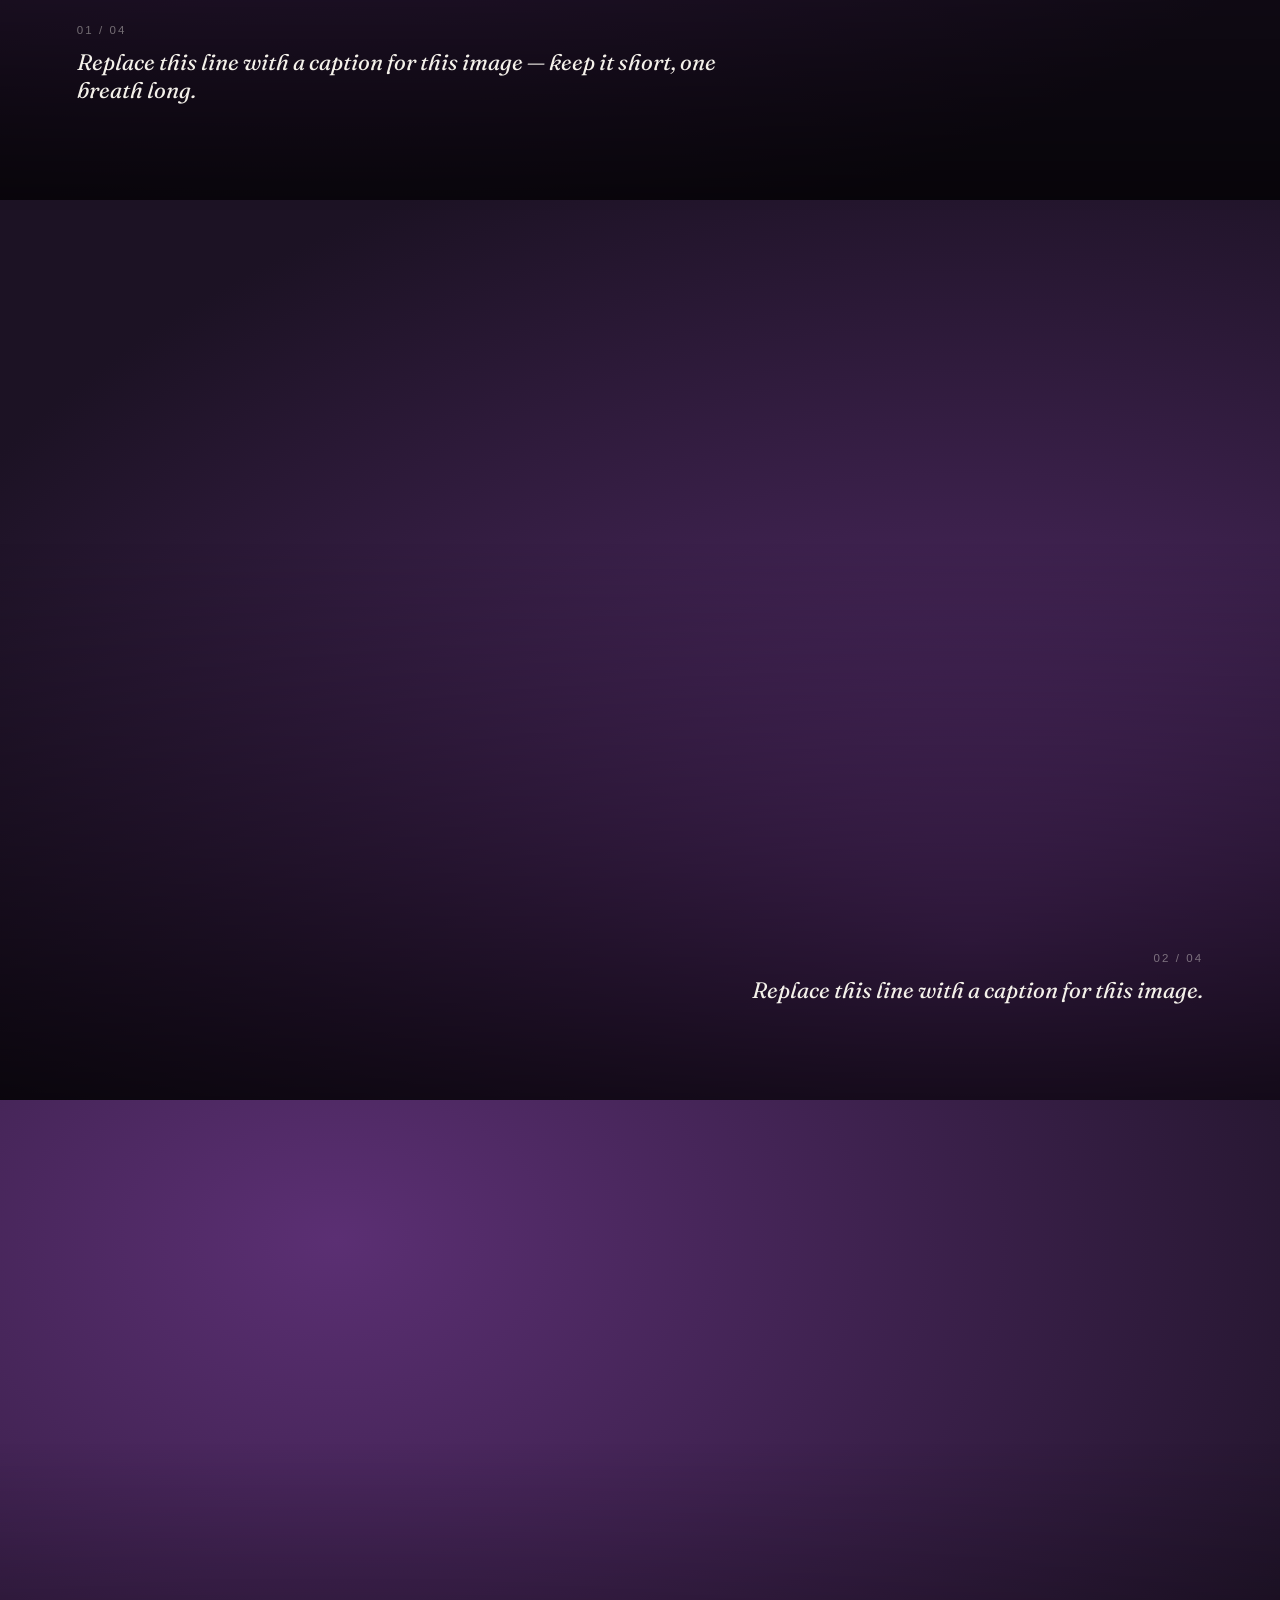
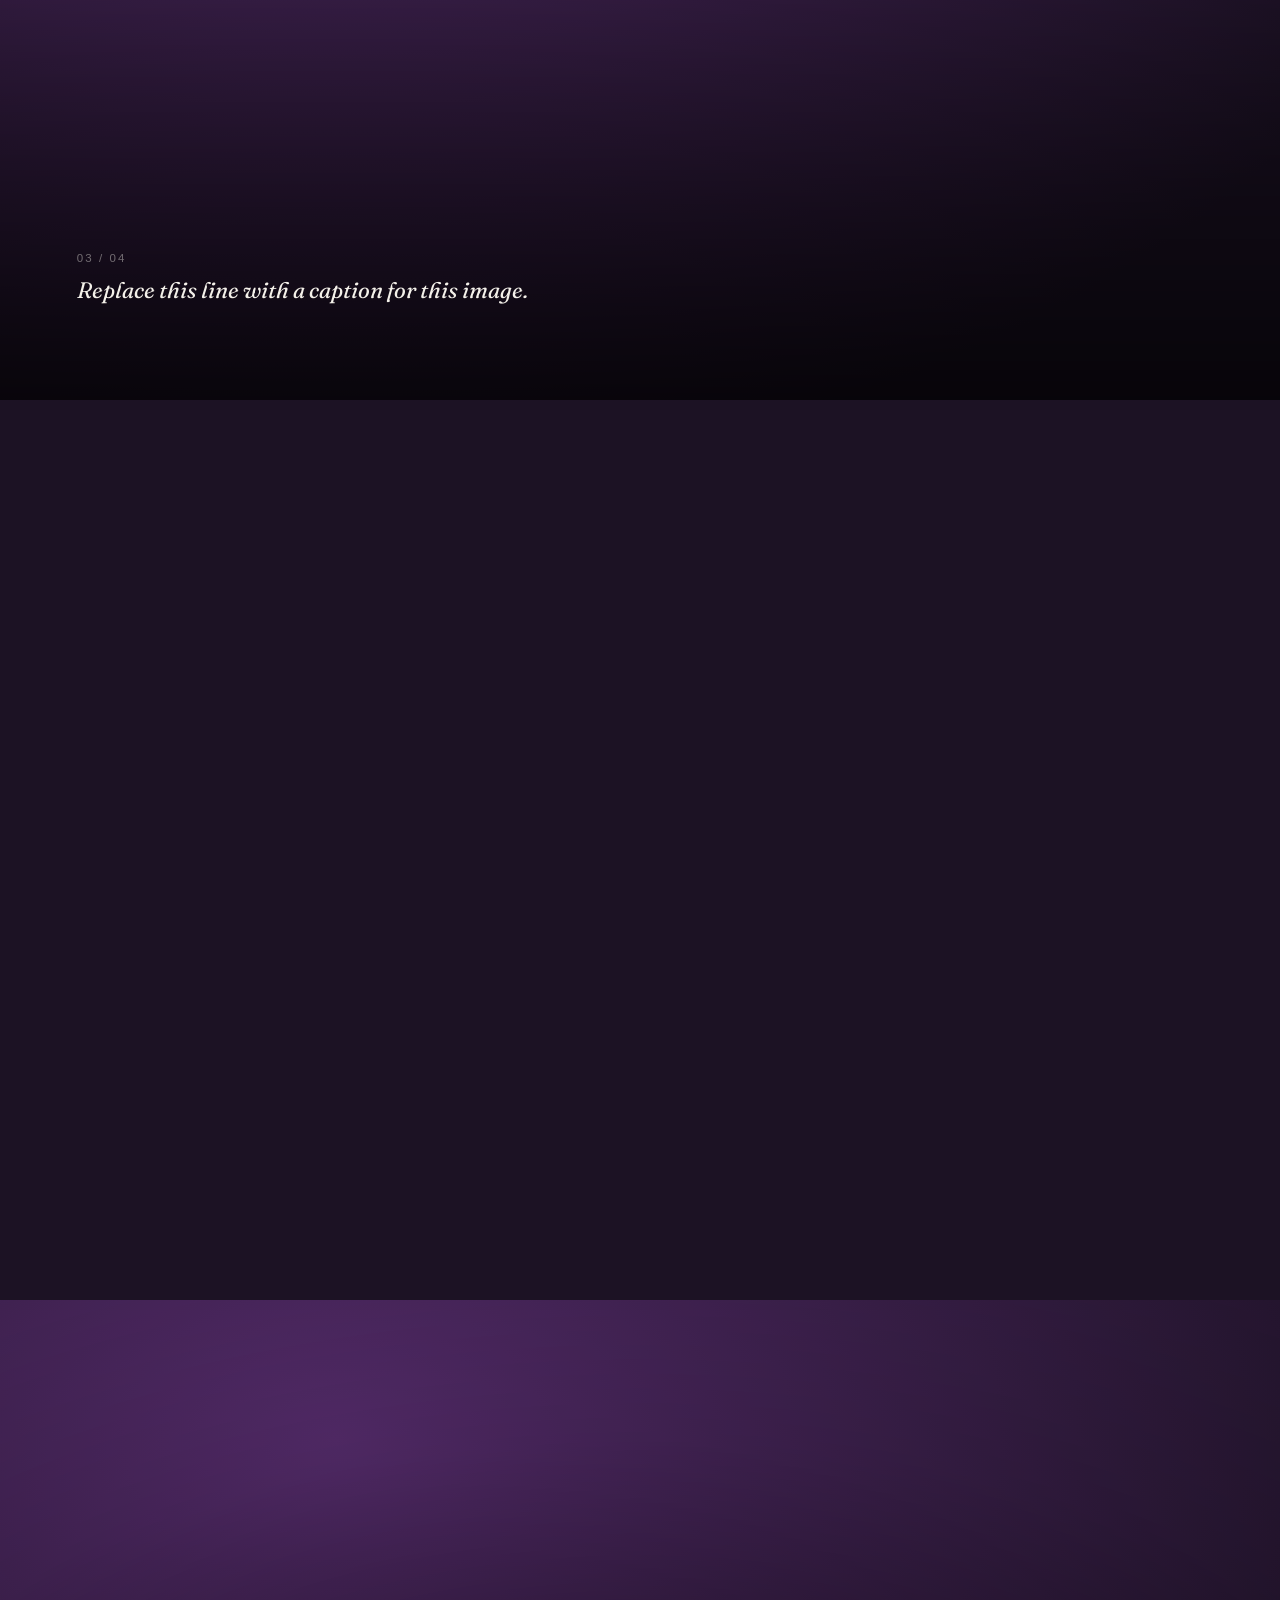
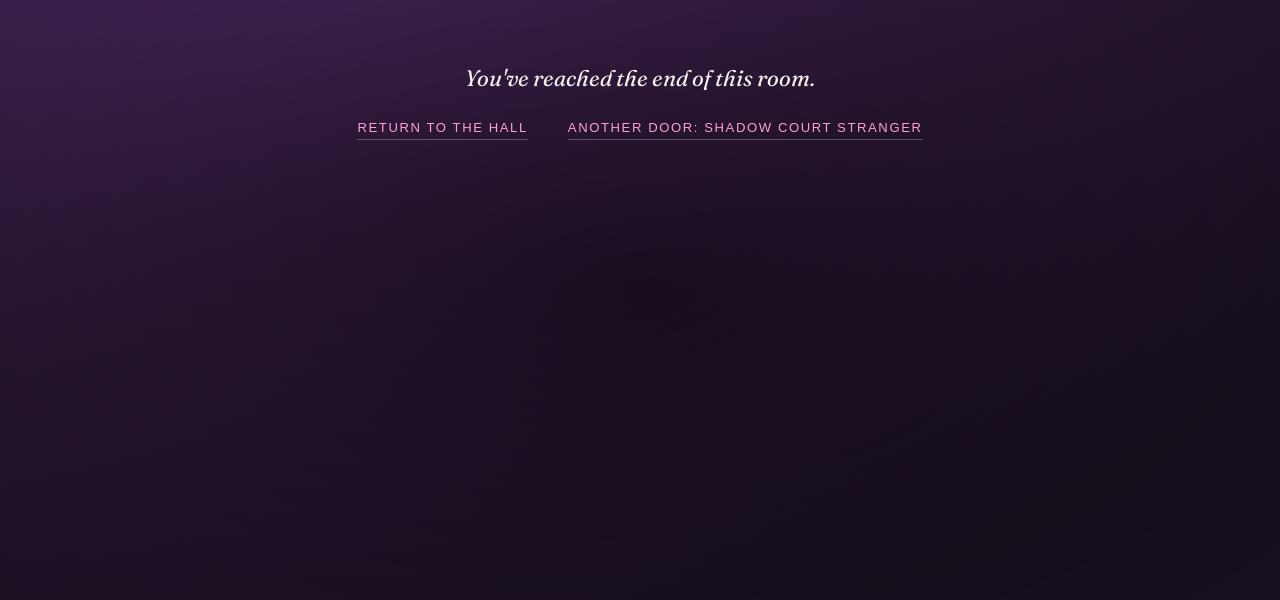
<file: rooms/urge.html>
<!doctype html>
<html lang="en">
<head>
  <meta charset="utf-8">
  <meta name="viewport" content="width=device-width, initial-scale=1">
  <title>URGE — Commissioned Worlds</title>
  <meta name="description" content="URGE, a Commissioned Worlds room — fantasy app illustration suite.">

  <link rel="preconnect" href="https://fonts.googleapis.com">
  <link rel="preconnect" href="https://fonts.gstatic.com" crossorigin>
  <link href="https://fonts.googleapis.com/css2?family=Fraunces:ital,opsz,wght@0,9..144,300;0,9..144,400;0,9..144,500;1,9..144,400&display=swap" rel="stylesheet">

  <link rel="stylesheet" href="../css/style.css">
</head>
<body class="page-room room-urge" style="--room-1:#1c1224; --room-2:#5b2f73; --accent:#ff9fd0;">
  <div class="veil" data-veil aria-hidden="true"></div>

  <header class="chrome">
    <a class="chrome__mark transition-link" href="../index.html" data-veil-1="#0a0a0a" data-veil-2="#1a1712">Ginger's Creative Ventures</a>
    <nav class="chrome__links" aria-label="Site">
      <a class="transition-link" href="../gallery.html" data-veil-1="#0e0d0c" data-veil-2="#221f1a">The Hall</a>
      <a class="transition-link" href="../commissions.html" data-veil-1="#0e0d0c" data-veil-2="#221f1a">Commissions</a>
      <a class="transition-link" href="../artist.html" data-veil-1="#0e0d0c" data-veil-2="#221f1a">Artist</a>
    </nav>
  </header>

  <main class="room-panels">

    <section class="panel panel--title">
      <div class="media" aria-hidden="true"></div>
      <div class="scrim scrim--full" aria-hidden="true"></div>
      <div class="panel__caption">
        <p class="panel__kicker">Commissioned Worlds</p>
        <h1 class="panel__title display">URGE</h1>
        <p class="panel__text">One line of in-world introduction for URGE goes here — fantasy app illustration suite.</p>
      </div>
    </section>

    <section class="panel reveal">
      <div class="media" aria-hidden="true"></div>
      <div class="scrim scrim--bottom" aria-hidden="true"></div>
      <div class="panel__caption">
        <span class="panel__index">01 / 04</span>
        <p class="panel__text">Replace this line with a caption for this image — keep it short, one breath long.</p>
      </div>
    </section>

    <section class="panel panel--caption-right reveal">
      <div class="media media--pos-b" aria-hidden="true"></div>
      <div class="scrim scrim--bottom" aria-hidden="true"></div>
      <div class="panel__caption">
        <span class="panel__index">02 / 04</span>
        <p class="panel__text">Replace this line with a caption for this image.</p>
      </div>
    </section>

    <section class="panel reveal">
      <div class="media" aria-hidden="true"></div>
      <div class="scrim scrim--bottom" aria-hidden="true"></div>
      <div class="panel__caption">
        <span class="panel__index">03 / 04</span>
        <p class="panel__text">Replace this line with a caption for this image.</p>
      </div>
    </section>

    <section class="panel panel--caption-center reveal">
      <div class="media media--pos-b" aria-hidden="true"></div>
      <div class="scrim scrim--bottom" aria-hidden="true"></div>
      <div class="panel__caption">
        <span class="panel__index">04 / 04</span>
        <p class="panel__text">Replace this line with a caption for this image.</p>
      </div>
    </section>

    <section class="panel panel--closing reveal">
      <div class="media" aria-hidden="true"></div>
      <div class="scrim scrim--full" aria-hidden="true"></div>
      <div class="panel__caption">
        <p class="panel__text">You've reached the end of this room.</p>
        <div class="panel__closing-links">
          <a class="transition-link" href="../gallery.html" data-veil-1="#0e0d0c" data-veil-2="#221f1a">Return to the hall</a>
          <a class="transition-link" href="shadow-court-stranger.html" data-veil-1="#0a0810" data-veil-2="#241633">Another door: Shadow Court Stranger</a>
        </div>
      </div>
    </section>

  </main>

  <script src="../js/main.js" defer></script>
  <script src="../js/transitions.js" defer></script>
</body>
</html>
</file>
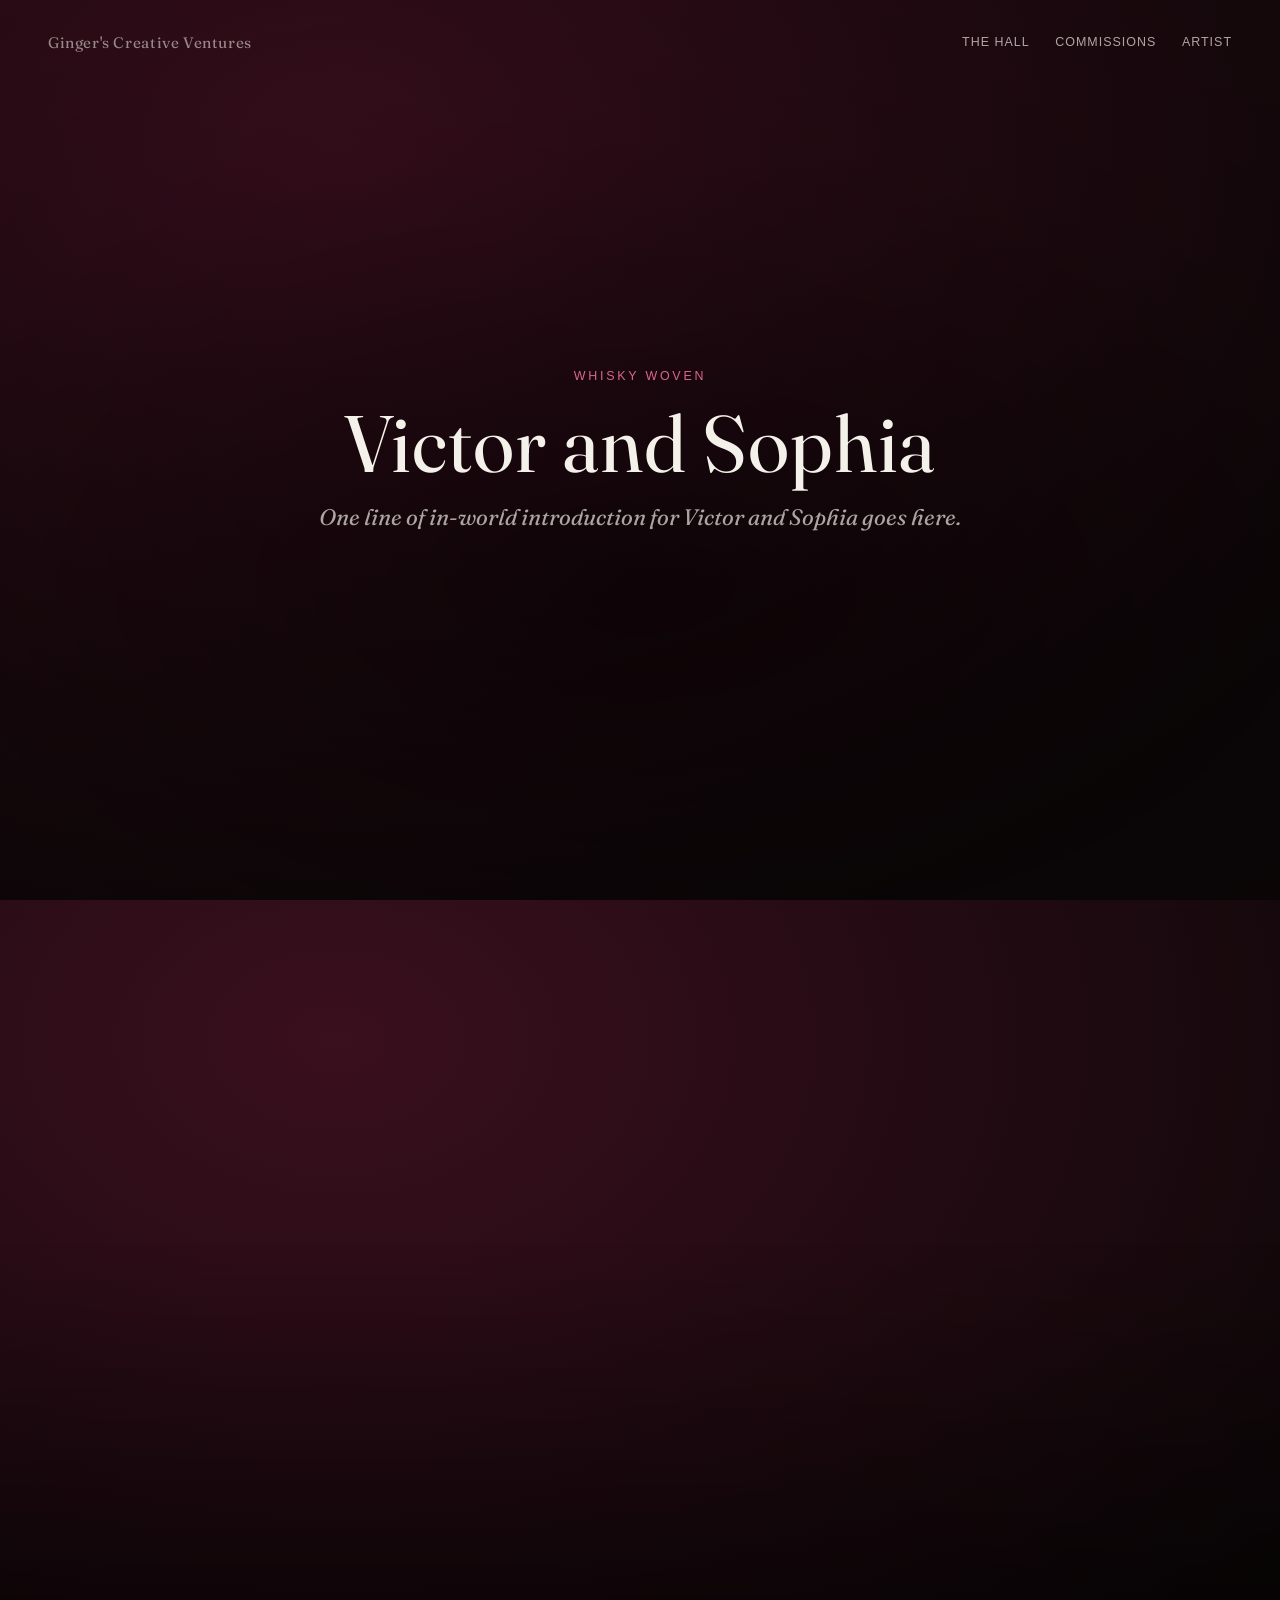
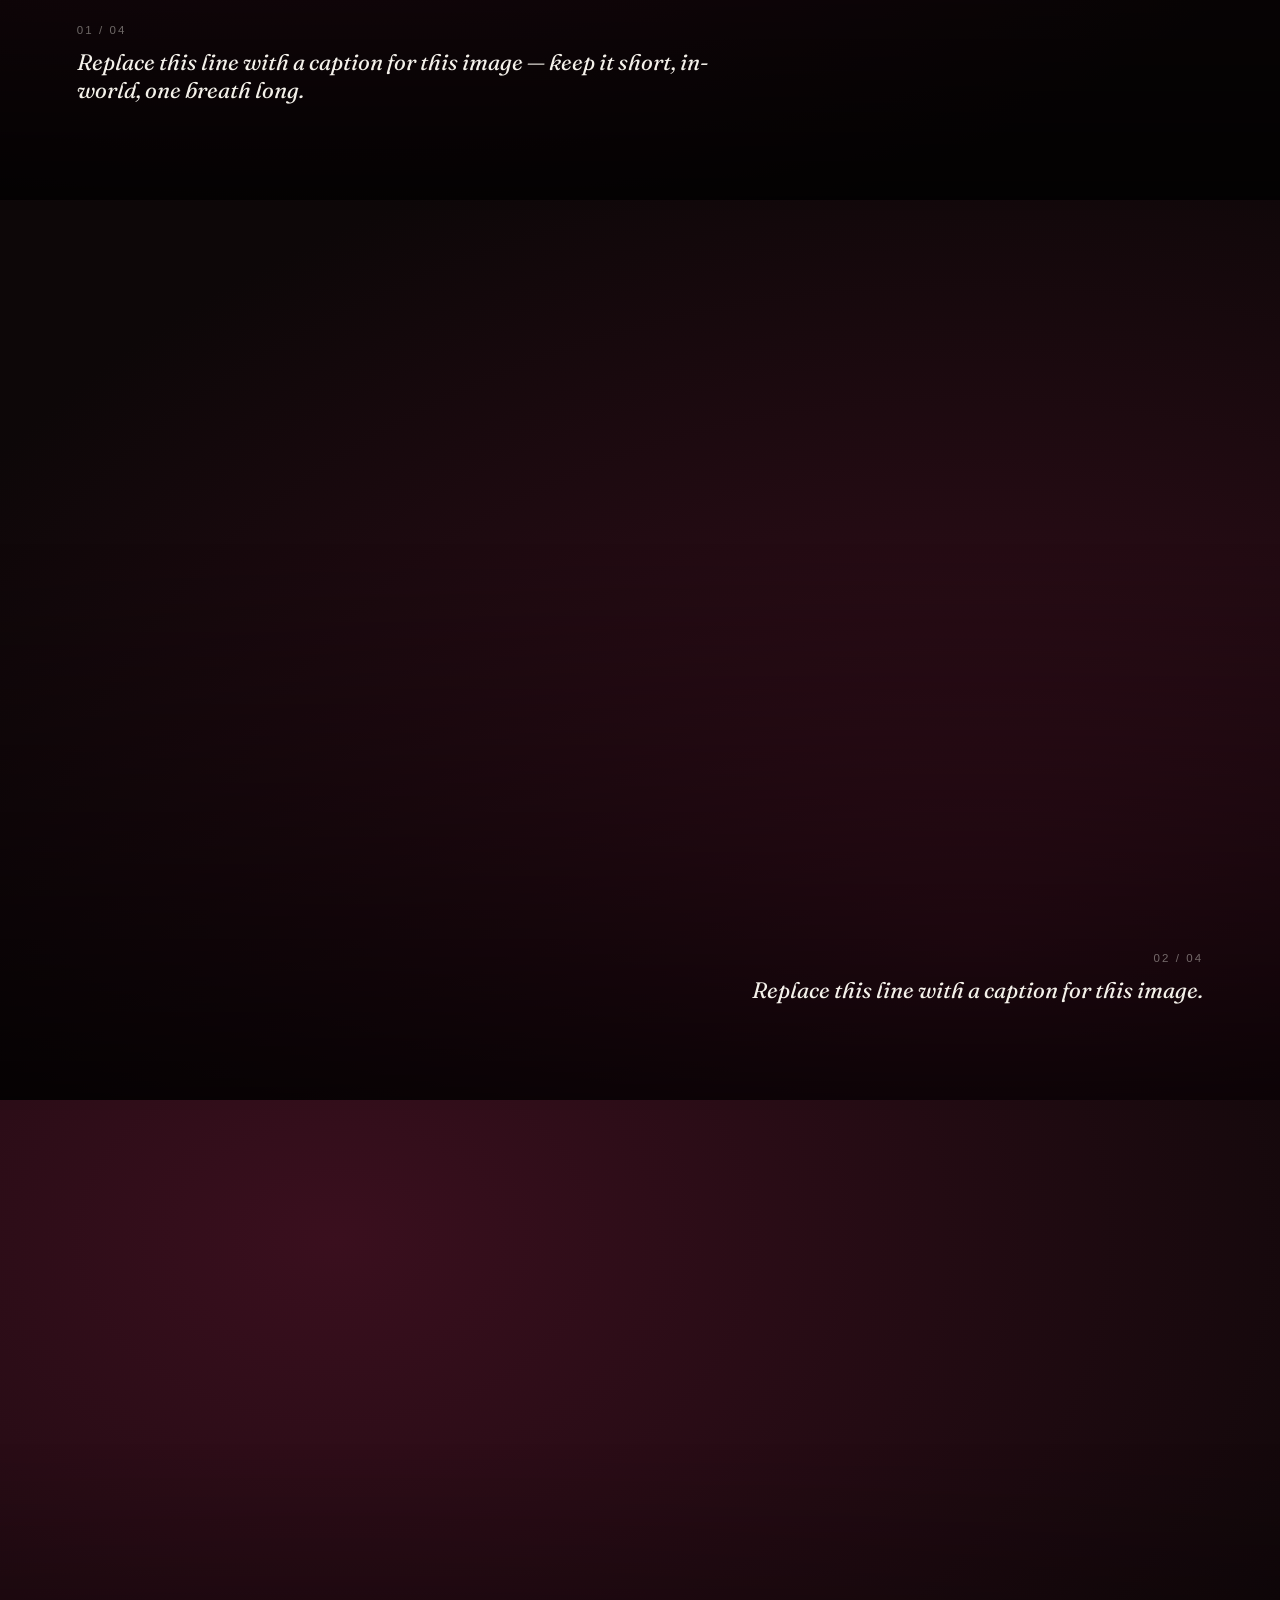
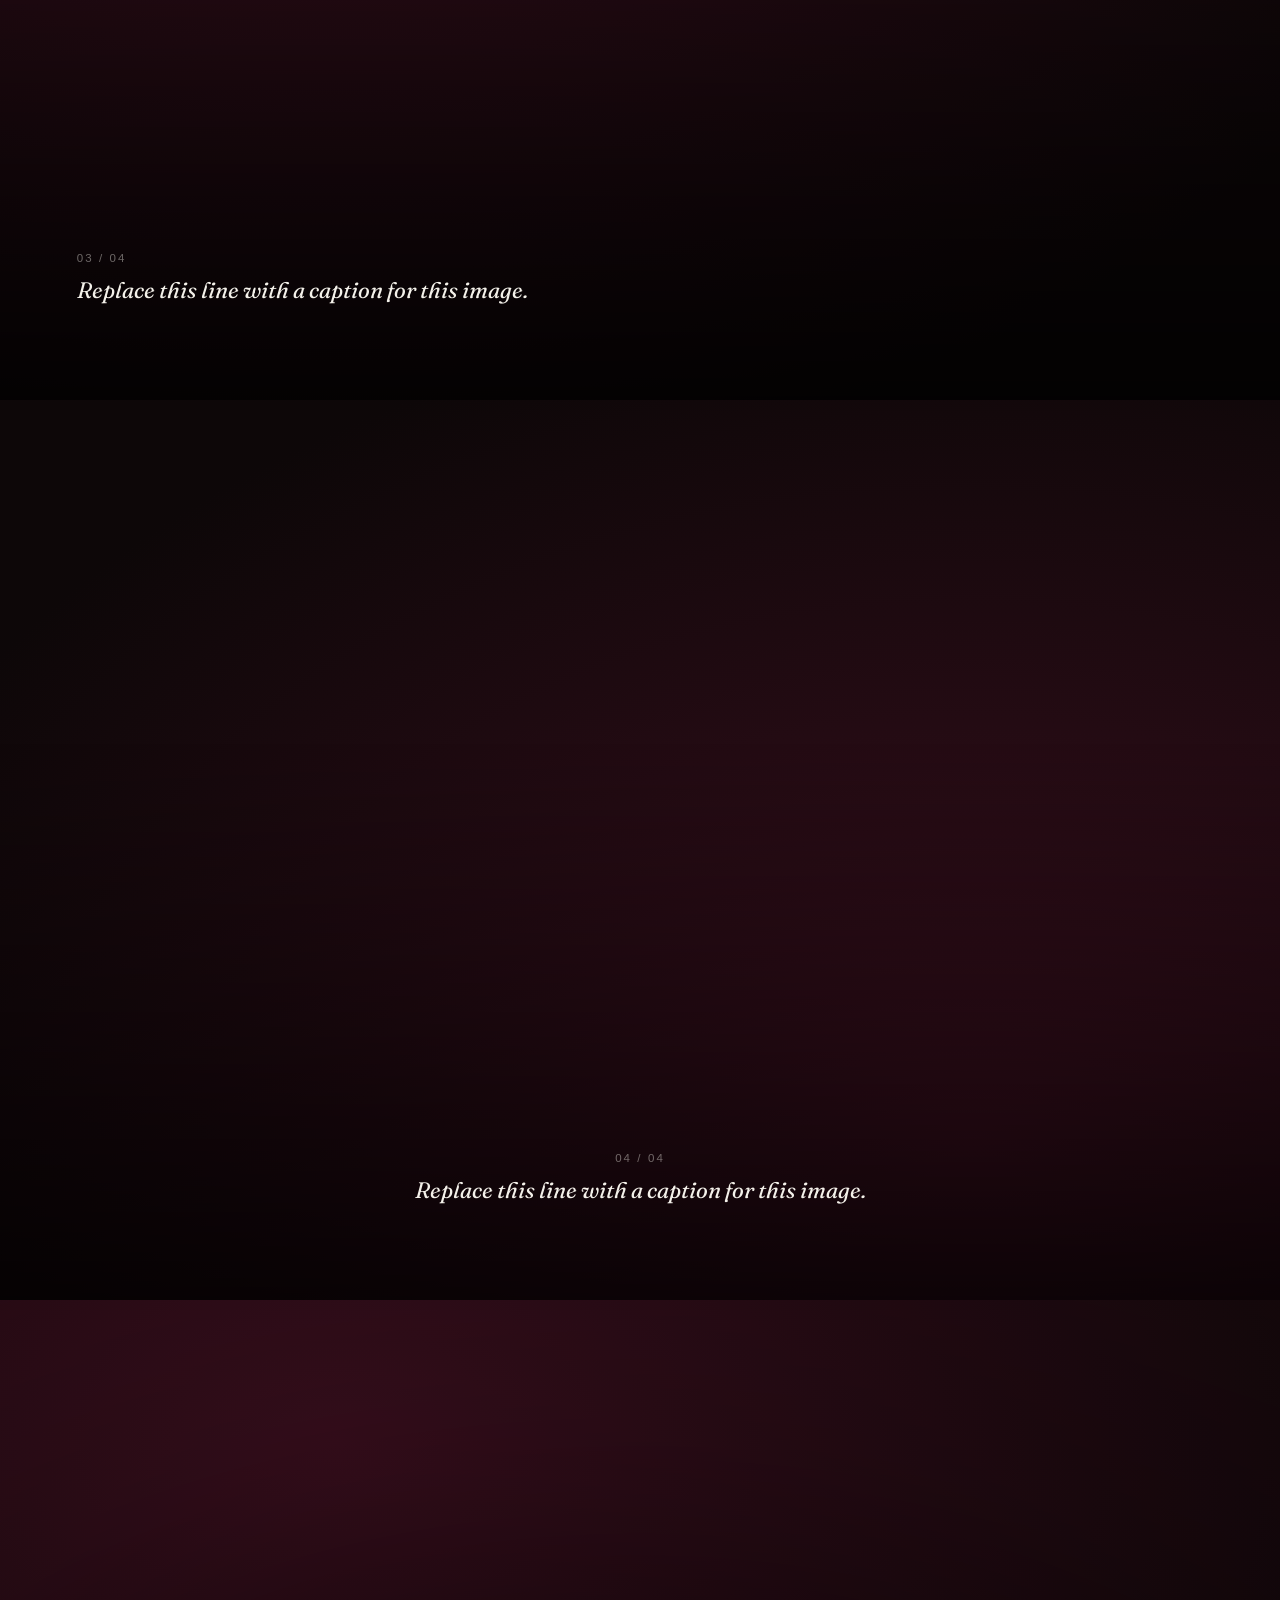
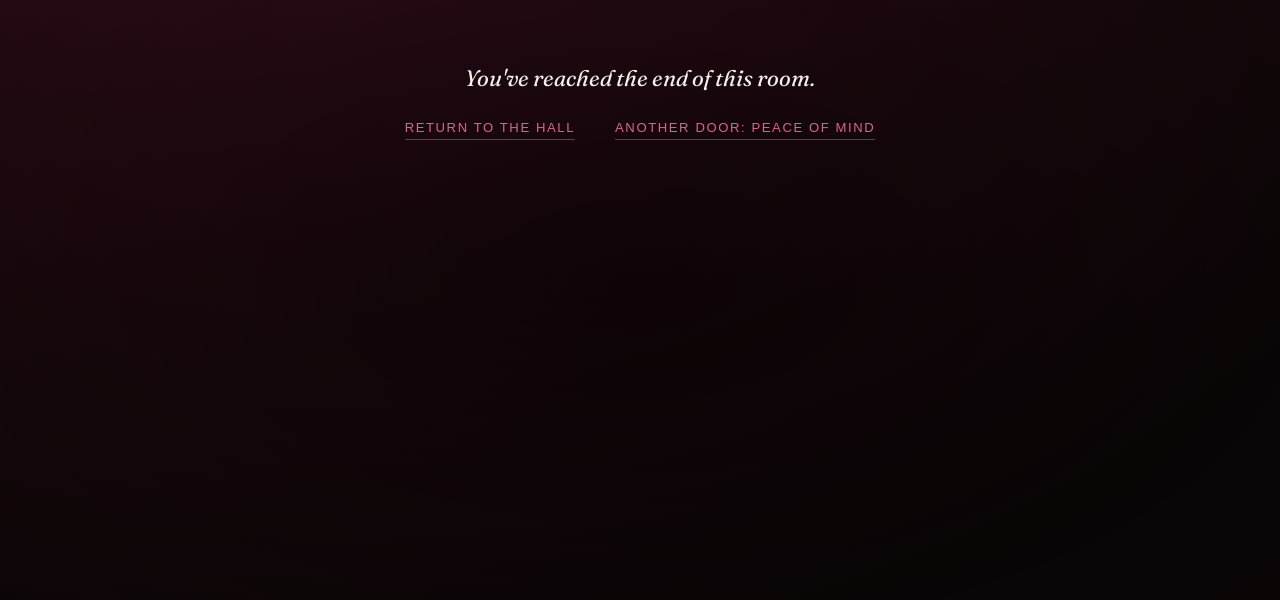
<file: rooms/victor-and-sophia.html>
<!doctype html>
<html lang="en">
<head>
  <meta charset="utf-8">
  <meta name="viewport" content="width=device-width, initial-scale=1">
  <title>Victor and Sophia — Whisky Woven</title>
  <meta name="description" content="Victor and Sophia, a Whisky Woven room.">

  <link rel="preconnect" href="https://fonts.googleapis.com">
  <link rel="preconnect" href="https://fonts.gstatic.com" crossorigin>
  <link href="https://fonts.googleapis.com/css2?family=Fraunces:ital,opsz,wght@0,9..144,300;0,9..144,400;0,9..144,500;1,9..144,400&display=swap" rel="stylesheet">

  <link rel="stylesheet" href="../css/style.css">
</head>
<body class="page-room room-victor-and-sophia" style="--room-1:#0d0708; --room-2:#3a0f1e; --accent:#d9668c;">
  <div class="veil" data-veil aria-hidden="true"></div>

  <header class="chrome">
    <a class="chrome__mark transition-link" href="../index.html" data-veil-1="#0a0a0a" data-veil-2="#1a1712">Ginger's Creative Ventures</a>
    <nav class="chrome__links" aria-label="Site">
      <a class="transition-link" href="../gallery.html" data-veil-1="#0e0d0c" data-veil-2="#221f1a">The Hall</a>
      <a class="transition-link" href="../commissions.html" data-veil-1="#0e0d0c" data-veil-2="#221f1a">Commissions</a>
      <a class="transition-link" href="../artist.html" data-veil-1="#0e0d0c" data-veil-2="#221f1a">Artist</a>
    </nav>
  </header>

  <main class="room-panels">

    <section class="panel panel--title">
      <div class="media" aria-hidden="true"></div>
      <div class="scrim scrim--full" aria-hidden="true"></div>
      <div class="panel__caption">
        <p class="panel__kicker">Whisky Woven</p>
        <h1 class="panel__title display">Victor and Sophia</h1>
        <p class="panel__text">One line of in-world introduction for Victor and Sophia goes here.</p>
      </div>
    </section>

    <section class="panel reveal">
      <div class="media" aria-hidden="true"></div>
      <div class="scrim scrim--bottom" aria-hidden="true"></div>
      <div class="panel__caption">
        <span class="panel__index">01 / 04</span>
        <p class="panel__text">Replace this line with a caption for this image — keep it short, in-world, one breath long.</p>
      </div>
    </section>

    <section class="panel panel--caption-right reveal">
      <div class="media media--pos-b" aria-hidden="true"></div>
      <div class="scrim scrim--bottom" aria-hidden="true"></div>
      <div class="panel__caption">
        <span class="panel__index">02 / 04</span>
        <p class="panel__text">Replace this line with a caption for this image.</p>
      </div>
    </section>

    <section class="panel reveal">
      <div class="media" aria-hidden="true"></div>
      <div class="scrim scrim--bottom" aria-hidden="true"></div>
      <div class="panel__caption">
        <span class="panel__index">03 / 04</span>
        <p class="panel__text">Replace this line with a caption for this image.</p>
      </div>
    </section>

    <section class="panel panel--caption-center reveal">
      <div class="media media--pos-b" aria-hidden="true"></div>
      <div class="scrim scrim--bottom" aria-hidden="true"></div>
      <div class="panel__caption">
        <span class="panel__index">04 / 04</span>
        <p class="panel__text">Replace this line with a caption for this image.</p>
      </div>
    </section>

    <section class="panel panel--closing reveal">
      <div class="media" aria-hidden="true"></div>
      <div class="scrim scrim--full" aria-hidden="true"></div>
      <div class="panel__caption">
        <p class="panel__text">You've reached the end of this room.</p>
        <div class="panel__closing-links">
          <a class="transition-link" href="../gallery.html" data-veil-1="#0e0d0c" data-veil-2="#221f1a">Return to the hall</a>
          <a class="transition-link" href="peace-of-mind.html" data-veil-1="#12161c" data-veil-2="#324153">Another door: Peace of Mind</a>
        </div>
      </div>
    </section>

  </main>

  <script src="../js/main.js" defer></script>
  <script src="../js/transitions.js" defer></script>
</body>
</html>
</file>
<file: css/style.css>
/* ==========================================================================
   Ginger's Creative Ventures — base stylesheet
   A house of worlds. Full-bleed rooms, quiet chrome, slow motion.
   See CLAUDE.md for the design rules this file implements.
   ========================================================================== */

/* ---- Reset -------------------------------------------------------------- */

*, *::before, *::after { box-sizing: border-box; }

html, body {
  margin: 0;
  padding: 0;
  height: 100%;
}

body {
  overflow-x: hidden;
  -webkit-font-smoothing: antialiased;
  text-rendering: optimizeLegibility;
}

img, svg { display: block; max-width: 100%; }

a {
  color: inherit;
  text-decoration: none;
}

h1, h2, h3, p { margin: 0; }

ul { list-style: none; margin: 0; padding: 0; }

button {
  font: inherit;
  color: inherit;
  background: none;
  border: 0;
  cursor: pointer;
}

/* ---- Design tokens -------------------------------------------------------
   Every room overrides --room-1 / --room-2 / --accent (see rooms below or
   the inline style on a page's <body>). These are the "house" defaults —
   used on the homepage, the hall, and the connective pages. --veil-1 /
   --veil-2 default to the current room's colors unless a link specifies
   the destination room's colors, so the transition dissolves toward
   wherever you're headed.
   -------------------------------------------------------------------------- */

:root {
  --font-display: 'Fraunces', Georgia, 'Times New Roman', serif;
  --font-sans: -apple-system, BlinkMacSystemFont, 'Segoe UI', Helvetica, Arial, sans-serif;

  --ease: cubic-bezier(.22, .61, .36, 1);
  --dur-fast: .35s;
  --dur-medium: .9s;
  --dur-slow: 1.6s;

  --room-1: #0a0a0a;
  --room-2: #1a1712;
  --accent: #3fb6c4;

  --ink: #f4f1ea;
  --ink-dim: rgba(244, 241, 234, .68);
  --ink-faint: rgba(244, 241, 234, .42);
}

body {
  background: var(--room-1);
  color: var(--ink);
  font-family: var(--font-sans);
}

/* ---- Typography ----------------------------------------------------------- */

.display {
  font-family: var(--font-display);
  font-weight: 400;
  letter-spacing: .01em;
  line-height: 1.05;
}

.kicker {
  font-family: var(--font-sans);
  font-size: .72rem;
  letter-spacing: .22em;
  text-transform: uppercase;
  color: var(--ink-dim);
}

/* ---- Quiet chrome (persistent nav, everywhere except the homepage) ------- */

.chrome {
  position: fixed;
  top: 0;
  left: 0;
  right: 0;
  z-index: 500;
  display: flex;
  align-items: center;
  justify-content: space-between;
  padding: clamp(1rem, 3vw, 2rem) clamp(1.25rem, 4vw, 3rem);
  pointer-events: none;
}

.chrome__mark {
  font-family: var(--font-display);
  font-size: .95rem;
  letter-spacing: .04em;
  color: var(--ink-dim);
  opacity: .8;
  transition: opacity var(--dur-fast) var(--ease);
  pointer-events: auto;
}

.chrome__mark:hover { opacity: 1; }

.chrome__links {
  display: flex;
  gap: clamp(1rem, 2vw, 1.75rem);
  font-size: .78rem;
  letter-spacing: .08em;
  text-transform: uppercase;
}

.chrome__links a {
  opacity: .68;
  pointer-events: auto;
  transition: opacity var(--dur-fast) var(--ease);
  padding: .25em 0;
}

.chrome__links a:hover,
.chrome__links a[aria-current="page"] { opacity: 1; }

/* A single quiet link, used on the homepage where a full chrome bar
   would read as a nav — this is one door, not a menu. */

.quiet-link--corner {
  position: fixed;
  bottom: clamp(1.25rem, 4vw, 2.5rem);
  right: clamp(1.25rem, 4vw, 2.5rem);
  z-index: 500;
  font-size: .78rem;
  letter-spacing: .08em;
  text-transform: uppercase;
  opacity: .55;
  transition: opacity var(--dur-fast) var(--ease);
}

.quiet-link--corner:hover { opacity: 1; }

/* ---- Scrim -----------------------------------------------------------------
   A soft gradient sits behind any text that overlays imagery. Never solid,
   never a box — just enough density to keep type readable. */

.scrim {
  position: absolute;
  inset: 0;
  pointer-events: none;
}

.scrim--bottom {
  background: linear-gradient(
    to top,
    rgba(0, 0, 0, .72) 0%,
    rgba(0, 0, 0, .38) 28%,
    rgba(0, 0, 0, 0) 62%
  );
}

.scrim--full {
  background: radial-gradient(
    120% 90% at 50% 65%,
    rgba(0, 0, 0, .55) 0%,
    rgba(0, 0, 0, .15) 55%,
    rgba(0, 0, 0, .05) 100%
  );
}

/* ---- Full-viewport media block --------------------------------------------
   The placeholder gradient standing in for a photograph. Swap to a real
   image later by adding background-image to the element's inline style —
   see CLAUDE.md "Swapping in real images". */

.media {
  position: absolute;
  inset: -4%;
  background: radial-gradient(120% 120% at 28% 18%, var(--panel-2, var(--room-2)), var(--panel-1, var(--room-1)) 72%);
  animation: kenburns 26s var(--ease) infinite alternate;
  will-change: transform;
}

@keyframes kenburns {
  from { transform: scale(1) translate3d(0, 0, 0); }
  to   { transform: scale(1.09) translate3d(-1%, -1%, 0); }
}

/* Alternate placeholder gradient position, so consecutive panels in a
   room read as distinct frames rather than a repeated tile. Purely a
   placeholder concern — once real photographs are in place this class
   can be dropped along with .media's background-image swap. */

.media--pos-b {
  background: radial-gradient(120% 120% at 74% 80%, var(--panel-2, var(--room-2)), var(--panel-1, var(--room-1)) 72%);
}

/* ---- Reveal on scroll ------------------------------------------------------ */

.reveal {
  opacity: 0;
  transform: translateY(28px);
  transition: opacity var(--dur-slow) var(--ease), transform var(--dur-slow) var(--ease);
}

.reveal.is-visible {
  opacity: 1;
  transform: translateY(0);
}

/* ---- Transition veil -------------------------------------------------------
   One element, present on every page. It covers the screen on load and
   fades away to reveal the room; clicking a "transition-link" reverses it
   and carries you to the next page. This is the "camera move" between
   worlds — see CLAUDE.md "Motion" for the full explanation. */

.veil {
  position: fixed;
  inset: 0;
  z-index: 9999;
  pointer-events: none;
  opacity: 1;
  transform: scale(1.06);
  background: radial-gradient(120% 120% at 50% 50%, var(--veil-2, var(--room-2)), var(--veil-1, var(--room-1)));
  transition: opacity var(--dur-medium) var(--ease), transform calc(var(--dur-medium) * 1.3) var(--ease);
}

.veil.is-hidden {
  opacity: 0;
  transform: scale(1);
}

.veil.is-covering {
  opacity: 1;
  transform: scale(1.06);
  pointer-events: auto;
}

/* ---- Hero (homepage) -------------------------------------------------------- */

.hero {
  position: relative;
  height: 100vh;
  height: 100svh;
  overflow: hidden;
}

.hero__content {
  position: relative;
  z-index: 2;
  height: 100%;
  display: flex;
  flex-direction: column;
  align-items: center;
  justify-content: center;
  text-align: center;
  gap: 1.25rem;
  padding: 0 1.5rem;
}

.hero__mark {
  font-family: var(--font-display);
  font-weight: 300;
  font-size: clamp(1rem, 1.6vw, 1.35rem);
  letter-spacing: .12em;
  text-transform: uppercase;
  color: var(--ink-dim);
}

.hero__tagline {
  font-family: var(--font-display);
  font-style: italic;
  font-weight: 400;
  font-size: clamp(1.15rem, 2.4vw, 1.6rem);
  color: var(--ink);
  max-width: 32ch;
}

.hero__enter {
  margin-top: 1rem;
  font-size: .82rem;
  letter-spacing: .16em;
  text-transform: uppercase;
  color: var(--accent);
  display: inline-flex;
  align-items: center;
  gap: .6em;
  padding-bottom: .3em;
  border-bottom: 1px solid rgba(255, 255, 255, .25);
  transition: border-color var(--dur-fast) var(--ease), letter-spacing var(--dur-fast) var(--ease), gap var(--dur-fast) var(--ease);
}

.hero__enter:hover {
  border-color: var(--accent);
  gap: .9em;
}

.hero__enter-glyph {
  transition: transform var(--dur-fast) var(--ease);
}

.hero__enter:hover .hero__enter-glyph {
  transform: translateX(3px);
}

/* ---- Gallery index (the hall of doors) -------------------------------------- */

.gallery-intro {
  position: relative;
  z-index: 2;
  min-height: 46vh;
  display: flex;
  flex-direction: column;
  align-items: center;
  justify-content: center;
  text-align: center;
  gap: 1rem;
  padding: 8rem 1.5rem 3rem;
}

.gallery-intro__title {
  font-size: clamp(2.2rem, 6vw, 4rem);
  font-weight: 400;
}

.gallery-intro__text {
  font-family: var(--font-display);
  font-style: italic;
  color: var(--ink-dim);
  font-size: clamp(1rem, 1.6vw, 1.2rem);
  max-width: 40ch;
}

.wing {
  position: relative;
}

.wing__heading {
  position: relative;
  z-index: 2;
  padding: 5rem 1.5rem 2.5rem;
  text-align: center;
  display: flex;
  flex-direction: column;
  gap: .6rem;
}

.wing__title {
  font-size: clamp(1.6rem, 4vw, 2.4rem);
  font-weight: 400;
}

.wing__intro {
  font-family: var(--font-display);
  font-style: italic;
  color: var(--ink-dim);
  font-size: 1.05rem;
}

.doors {
  display: flex;
  flex-direction: column;
}

.door {
  position: relative;
  display: block;
  height: 92vh;
  height: 92svh;
  overflow: hidden;
}

.door__media {
  position: absolute;
  inset: -4%;
  background: radial-gradient(120% 120% at 30% 22%, var(--door-2, var(--room-2)), var(--door-1, var(--room-1)) 72%);
  animation: kenburns 30s var(--ease) infinite alternate;
  filter: brightness(.88);
  transition: filter var(--dur-medium) var(--ease), transform var(--dur-medium) var(--ease);
}

.door:hover .door__media,
.door:focus-visible .door__media {
  filter: brightness(1.05);
  transform: scale(1.03);
}

.door__label {
  position: absolute;
  z-index: 2;
  left: clamp(1.5rem, 5vw, 4rem);
  bottom: clamp(2rem, 6vw, 4rem);
  display: flex;
  flex-direction: column;
  gap: .5rem;
  transition: transform var(--dur-medium) var(--ease);
}

.door:hover .door__label,
.door:focus-visible .door__label {
  transform: translateY(-.4rem);
}

.door__kicker {
  font-size: .74rem;
  letter-spacing: .2em;
  text-transform: uppercase;
  color: var(--accent, var(--ink-dim));
}

.door__title {
  font-family: var(--font-display);
  font-size: clamp(1.8rem, 5vw, 3.2rem);
  font-weight: 400;
}

/* Sealed door — a room that isn't open yet. Same door image and title,
   but there is nothing to click: a teaser line stands in for the entry
   link, and the invitational hover motion is switched off so the door
   doesn't promise an entrance it can't deliver. */

.door--sealed { cursor: default; }

.door--sealed .door__media {
  filter: brightness(.6) saturate(.75);
}

.door--sealed:hover .door__media,
.door--sealed:focus-visible .door__media {
  filter: brightness(.6) saturate(.75);
  transform: none;
}

.door--sealed:hover .door__label,
.door--sealed:focus-visible .door__label {
  transform: none;
}

.door__teaser {
  font-family: var(--font-display);
  font-style: italic;
  font-size: .95rem;
  color: var(--ink-faint);
  max-width: 34ch;
}

/* ---- Room panels (shared template for every collection page) --------------- */

.room-panels {
  scroll-snap-type: y proximity;
}

.panel {
  position: relative;
  height: 100vh;
  height: 100svh;
  overflow: hidden;
  scroll-snap-align: start;
  display: flex;
  align-items: flex-end;
}

.panel__caption {
  position: relative;
  z-index: 2;
  width: 100%;
  padding: 0 clamp(1.5rem, 6vw, 5rem) clamp(3rem, 8vw, 6rem);
  display: flex;
  flex-direction: column;
  gap: .75rem;
}

.panel--caption-right .panel__caption { align-items: flex-end; text-align: right; }
.panel--caption-center .panel__caption { align-items: center; text-align: center; }

.panel__index {
  font-size: .72rem;
  letter-spacing: .18em;
  color: var(--ink-faint);
}

.panel__text {
  font-family: var(--font-display);
  font-style: italic;
  font-size: clamp(1.05rem, 2vw, 1.4rem);
  max-width: 46ch;
  color: var(--ink);
}

/* Title panel — the room's own cinematic title card. */

.panel--title {
  align-items: center;
  justify-content: center;
}

.panel--title .panel__caption {
  align-items: center;
  text-align: center;
  padding-bottom: 0;
  gap: 1.1rem;
}

.panel--title .panel__kicker {
  font-size: .78rem;
  letter-spacing: .22em;
  text-transform: uppercase;
  color: var(--accent);
}

.panel--title .panel__title {
  font-size: clamp(2.4rem, 7vw, 5rem);
  font-weight: 400;
}

.panel--title .panel__text {
  color: var(--ink-dim);
}

/* Closing panel — a way back out, and a way further in. */

.panel--closing {
  align-items: center;
  justify-content: center;
}

.panel--closing .panel__caption {
  align-items: center;
  text-align: center;
}

.panel__closing-links {
  display: flex;
  flex-wrap: wrap;
  justify-content: center;
  gap: 1rem 2.5rem;
  margin-top: 1rem;
}

.panel__closing-links a {
  font-size: .82rem;
  letter-spacing: .12em;
  text-transform: uppercase;
  color: var(--accent);
  padding-bottom: .3em;
  border-bottom: 1px solid rgba(255, 255, 255, .25);
  transition: border-color var(--dur-fast) var(--ease);
}

.panel__closing-links a:hover { border-color: var(--accent); }

/* Video panel — a YouTube embed standing in for an image panel. Same
   full-bleed, edge-to-edge treatment as every other panel: the iframe is
   scaled and cropped to cover the viewport (same trick as a CSS
   background-video), not letterboxed. If a video's framing matters more
   than filling the screen, swap `.panel__video-fill` for a centered,
   non-cropped layout instead — see CLAUDE.md "Video panels". */

.panel--video { background: var(--room-1); }

.panel__video-fill {
  position: absolute;
  inset: 0;
  overflow: hidden;
}

.panel__video-fill iframe {
  position: absolute;
  top: 50%;
  left: 50%;
  width: 100vw;
  height: 56.25vw;
  min-height: 100vh;
  min-width: 177.78vh;
  transform: translate(-50%, -50%);
  border: 0;
}

/* ---- Simple content pages (artist, commissions) ----------------------------- */

.page-panel {
  position: relative;
  min-height: 100vh;
  min-height: 100svh;
  display: flex;
  align-items: center;
  justify-content: center;
  overflow: hidden;
}

.page-panel__content {
  position: relative;
  z-index: 2;
  max-width: 52ch;
  text-align: center;
  padding: 8rem 1.75rem 4rem;
  display: flex;
  flex-direction: column;
  align-items: center;
  gap: 1.5rem;
}

.page-panel__title {
  font-size: clamp(2rem, 5vw, 3.2rem);
  font-weight: 400;
}

.page-panel__body {
  font-family: var(--font-display);
  font-style: italic;
  font-size: clamp(1.05rem, 1.8vw, 1.25rem);
  color: var(--ink-dim);
  line-height: 1.6;
}

.page-panel__link {
  margin-top: .5rem;
  font-size: .82rem;
  letter-spacing: .14em;
  text-transform: uppercase;
  color: var(--accent);
  padding-bottom: .3em;
  border-bottom: 1px solid rgba(255, 255, 255, .25);
  transition: border-color var(--dur-fast) var(--ease);
}

.page-panel__link:hover { border-color: var(--accent); }

/* ---- Motion sensitivity ------------------------------------------------------ */

@media (prefers-reduced-motion: reduce) {
  *, *::before, *::after {
    animation-duration: .01ms !important;
    animation-iteration-count: 1 !important;
    transition-duration: .01ms !important;
    scroll-behavior: auto !important;
  }

  .media, .door__media { animation: none !important; }

  .room-panels { scroll-snap-type: none; }
}

/* ---- Small screens ------------------------------------------------------------ */

@media (max-width: 640px) {
  .door { height: 78vh; height: 78svh; }
  .chrome { flex-direction: row; }
  .chrome__links { gap: 1rem; }
}
</file>
